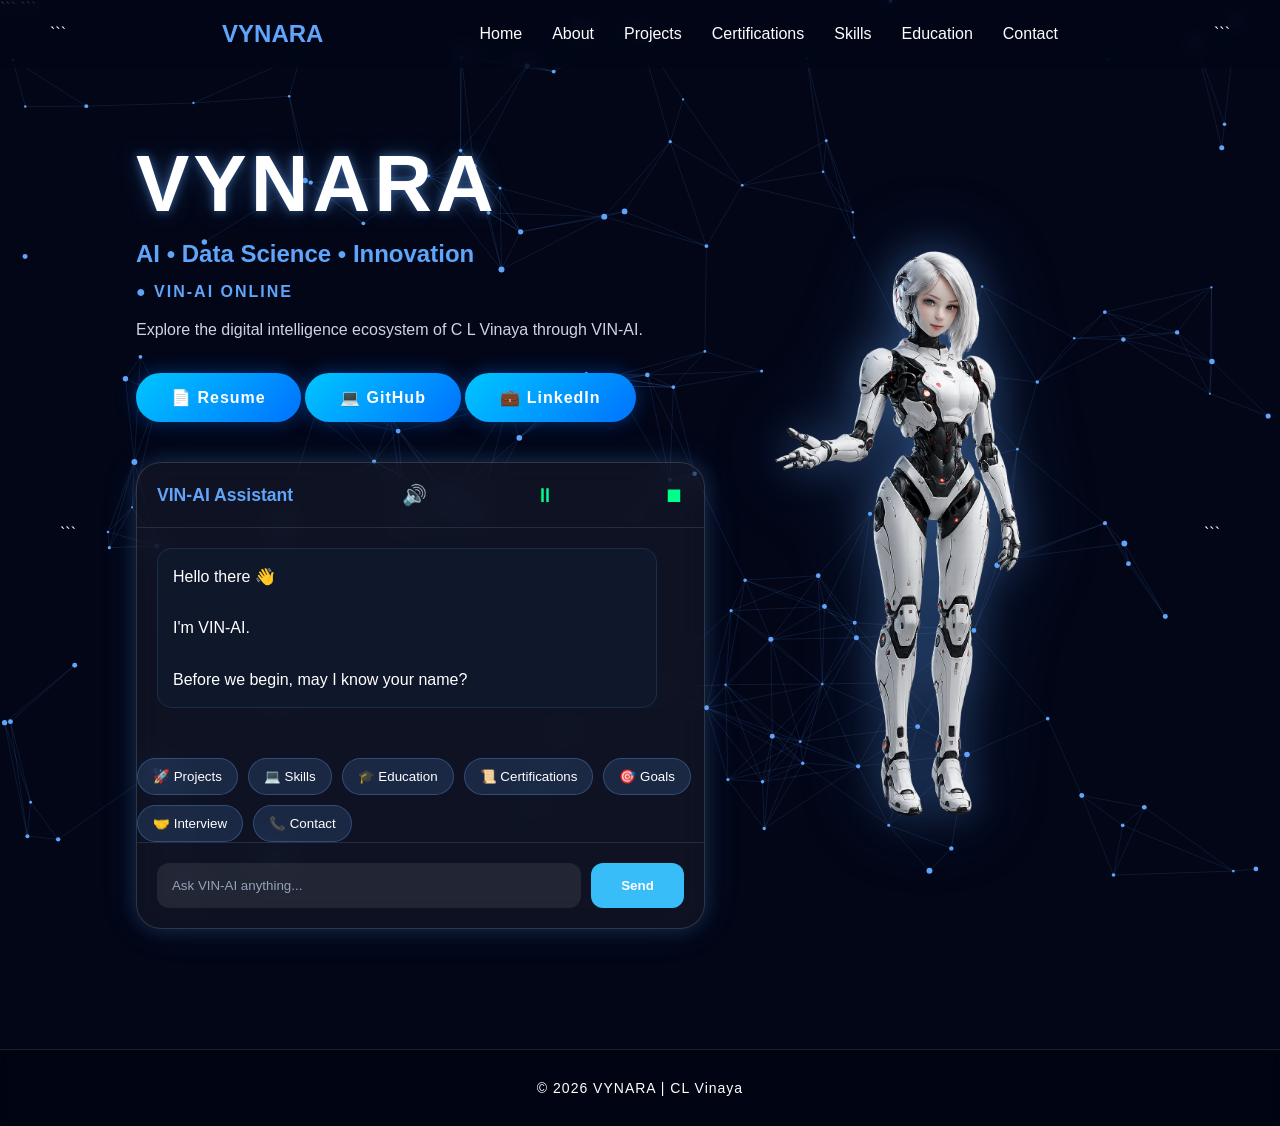
<file: index.html>
<!DOCTYPE html>

<html lang="en">

<head>

```
<meta charset="UTF-8">
<meta name="viewport" content="width=device-width, initial-scale=1.0">

<title>VYNARA</title>

<link rel="stylesheet" href="css/style.css">
<link rel="stylesheet" href="css/chat.css">
<link rel="stylesheet" href="css/animations.css">
```

</head>

<body>

<canvas id="background"></canvas>

<nav class="navbar">

```
<div class="logo">
    VYNARA
</div>

<ul class="nav-links">

    <li><a href="index.html">Home</a></li>
    <li><a href="pages/about.html">About</a></li>
    <li><a href="pages/projects.html">Projects</a></li>
    <li><a href="pages/certifications.html">Certifications</a></li>
    <li><a href="pages/skills.html">Skills</a></li>
    <li><a href="pages/education.html">Education</a></li>
    <li><a href="pages/contact.html">Contact</a></li>

</ul>
```

</nav>

<div class="container">

```
<div class="left-panel">

    <h1>VYNARA</h1>

    <h2>AI • Data Science • Innovation</h2>

    <p class="status">
        ● VIN-AI ONLINE
    </p>

    <p class="intro">
        Explore the digital intelligence ecosystem of
        C L Vinaya through VIN-AI.
    </p>

    <div class="hero-buttons">

    <a href="assets/resume/Vinaya_Resume.pdf"
       download
       class="resume-btn">
       📄 Resume
    </a>

    <a href="https://github.com/RisingPhoeinixxxx"
       target="_blank"
       class="resume-btn">
       💻 GitHub
    </a>

    <a href="https://www.linkedin.com/in/c-l-vinaya-9a310a294?utm_source=share_via&utm_content=profile&utm_medium=member_android"
       target="_blank"
       class="resume-btn">
       💼 LinkedIn
    </a>

</div>

    <div class="chat-container">

        <div class="chat-header">

<span>
VIN-AI Assistant
</span>

<button id="voiceToggle">🔊</button>

<button id="pauseVoice">⏸</button>

<button id="stopVoice">⏹</button>

</div>

        <div
            class="chat-body"
            id="chatBody">

            <div class="message ai">

                Hello there 👋

                <br><br>

                I'm VIN-AI.

                <br><br>

                Before we begin, may I know your name?

            </div>

        </div>

        <div class="suggestions">

            <button class="suggestion-btn">🚀 Projects</button>
            <button class="suggestion-btn">💻 Skills</button>
            <button class="suggestion-btn">🎓 Education</button>
            <button class="suggestion-btn">📜 Certifications</button>
            <button class="suggestion-btn">🎯 Goals</button>
            <button class="suggestion-btn">🤝 Interview</button>
            <button class="suggestion-btn">📞 Contact</button>

        </div>

        <div class="chat-input">

            <input
                type="text"
                id="userInput"
                placeholder="Ask VIN-AI anything..."
            >

            <button id="sendBtn">
                Send
            </button>

        </div>

    </div>

</div>

<div class="right-panel">

    <img
        src="assets/vin-ai.png"
        alt="VIN-AI"
        class="robot"
    >

</div>
```

</div>

<footer class="footer">

    <p>
        © 2026 VYNARA | CL Vinaya
    </p>

</footer>

<script src="data/profile.js"></script>

<script src="data/projects.js"></script>

<script src="data/certifications.js"></script>

<script src="data/interview.js"></script>

<script src="data/knowledgebase.js"></script>

<script src="js/particles.js"></script>

<script src="js/voice.js"></script>

<script src="js/chatbot.js"></script>

<script src="js/recruiter.js"></script>

<script src="js/github.js"></script>

<script src="js/main.js"></script>

</body>

</html>
</file>
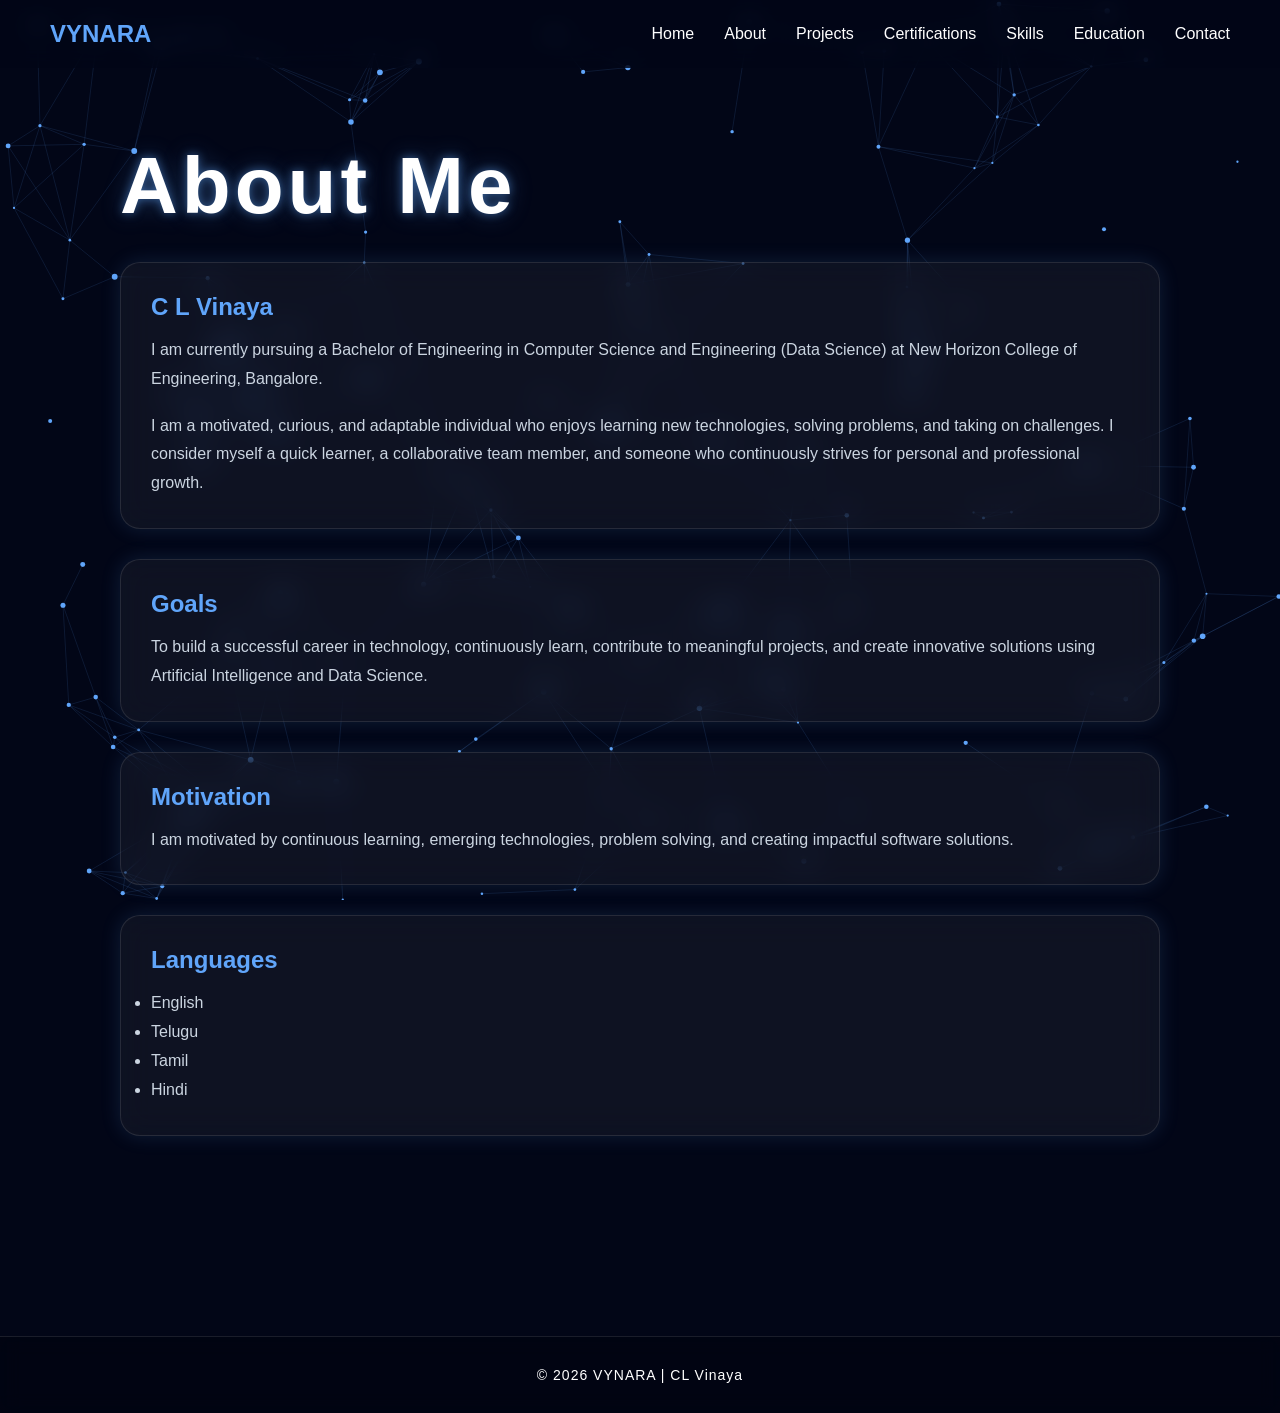
<file: pages/about.html>
<!DOCTYPE html>
<html lang="en">

<head>

    <meta charset="UTF-8">
    <meta name="viewport" content="width=device-width, initial-scale=1.0">

    <title>About | VYNARA</title>

    <link rel="stylesheet" href="../css/style.css">
    <link rel="stylesheet" href="../css/animations.css">

</head>

<body>

    <canvas id="background"></canvas>

    <nav class="navbar">

        <div class="logo">
            VYNARA
        </div>

        <ul class="nav-links">

            <li><a href="../index.html">Home</a></li>

            <li><a href="about.html">About</a></li>

            <li><a href="projects.html">Projects</a></li>

            <li><a href="certifications.html">Certifications</a></li>

            <li><a href="skills.html">Skills</a></li>

            <li><a href="education.html">Education</a></li>

            <li><a href="contact.html">Contact</a></li>

        </ul>

    </nav>

    <div class="page-container">

        <h1>About Me</h1>

        <div class="glass-card">

            <h2>C L Vinaya</h2>

            <p>

                I am currently pursuing a Bachelor of Engineering in
                Computer Science and Engineering (Data Science)
                at New Horizon College of Engineering, Bangalore.

            </p>

            <br>

            <p>

                I am a motivated, curious, and adaptable individual who enjoys
                learning new technologies, solving problems, and taking on
                challenges. I consider myself a quick learner, a collaborative
                team member, and someone who continuously strives for personal
                and professional growth.

            </p>

        </div>

        <div class="glass-card">

            <h2>Goals</h2>

            <p>

                To build a successful career in technology,
                continuously learn, contribute to meaningful projects,
                and create innovative solutions using Artificial Intelligence
                and Data Science.

            </p>

        </div>

        <div class="glass-card">

            <h2>Motivation</h2>

            <p>

                I am motivated by continuous learning,
                emerging technologies, problem solving,
                and creating impactful software solutions.

            </p>

        </div>

        <div class="glass-card">

            <h2>Languages</h2>

            <ul>

                <li>English</li>
                <li>Telugu</li>
                <li>Tamil</li>
                <li>Hindi</li>

            </ul>

        </div>

    </div>
    <footer class="footer">

    <p>
        © 2026 VYNARA | CL Vinaya
    </p>

</footer>

    <script src="../js/particles.js"></script>

</body>

</html>
</file>
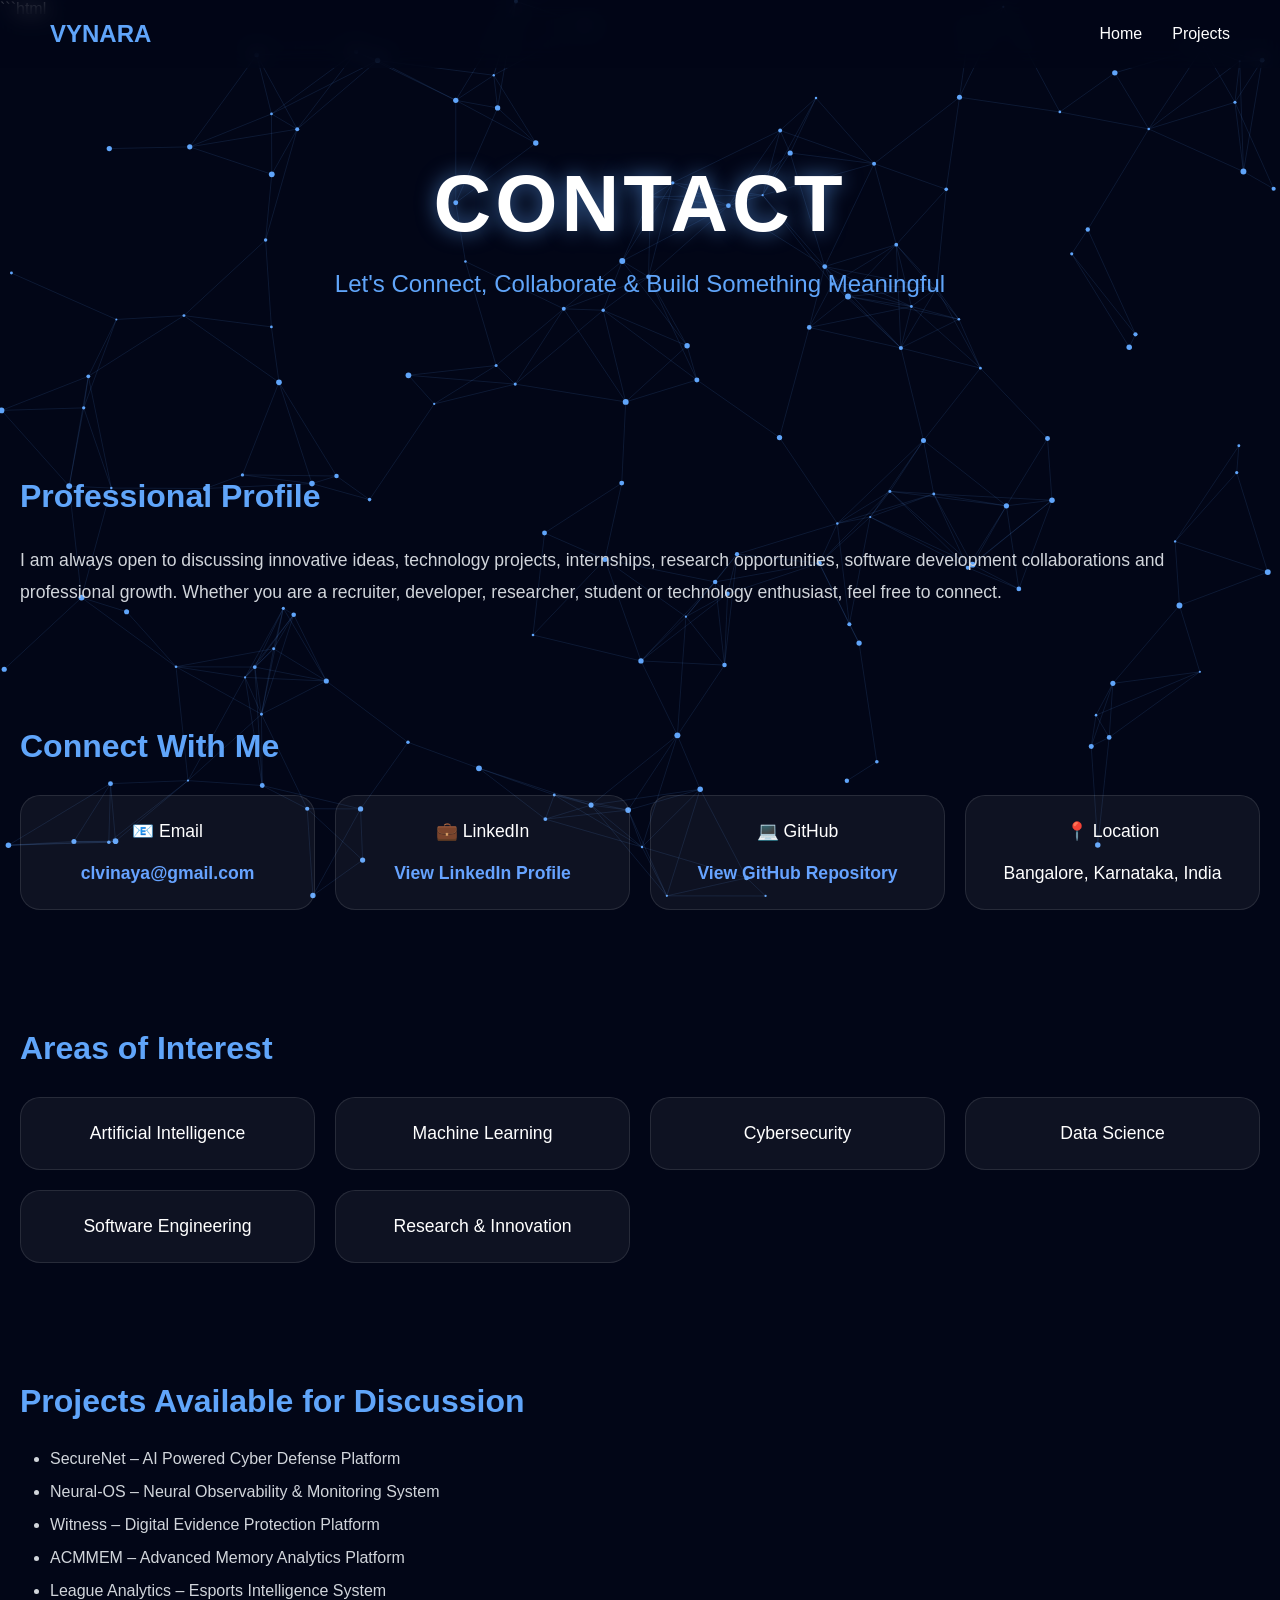
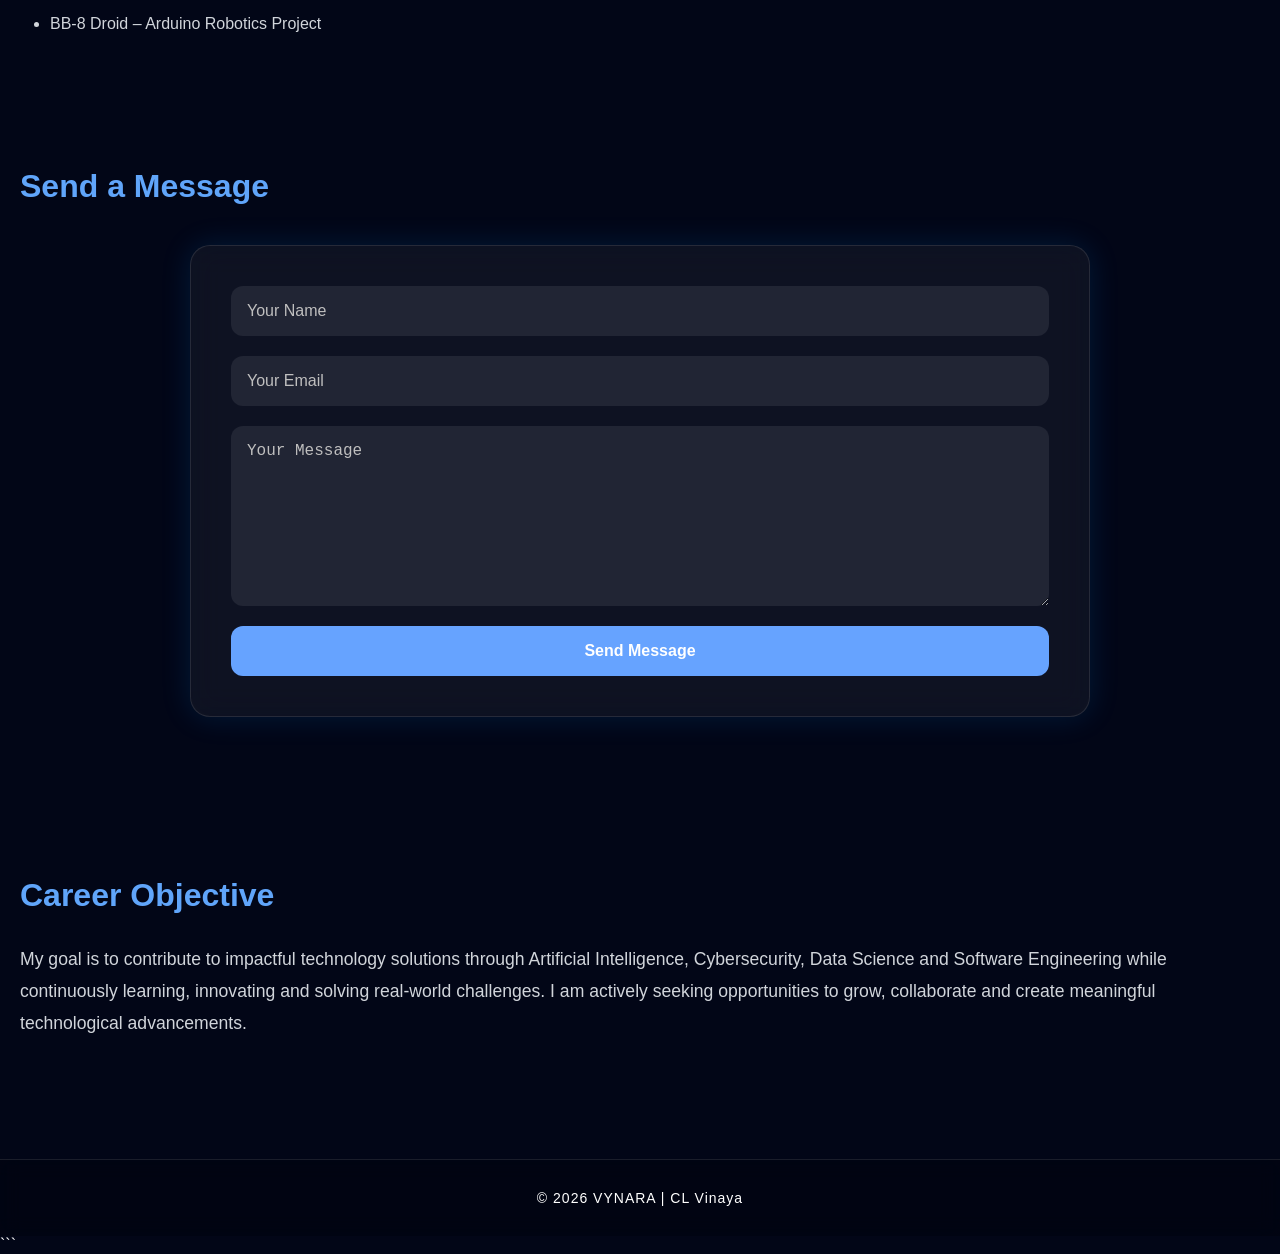
<file: pages/contact.html>
```html
<!DOCTYPE html>
<html lang="en">

<head>

<meta charset="UTF-8">
<meta name="viewport" content="width=device-width, initial-scale=1.0">

<title>Contact | VYNARA</title>

<link rel="stylesheet" href="../css/style.css">
<link rel="stylesheet" href="../css/project.css">

</head>

<body>

<canvas id="background"></canvas>

<nav class="navbar">

<div class="logo">
VYNARA
</div>

<ul class="nav-links">

<li><a href="../index.html">Home</a></li>
<li><a href="projects.html">Projects</a></li>

</ul>

</nav>

<section class="project-hero">

<h1>CONTACT</h1>

<h2>
Let's Connect, Collaborate
& Build Something Meaningful
</h2>

</section>

<section class="section">

<h2>Professional Profile</h2>

<p>

I am always open to discussing innovative ideas,
technology projects, internships, research opportunities,
software development collaborations and professional growth.

Whether you are a recruiter, developer, researcher,
student or technology enthusiast, feel free to connect.

</p>

</section>

<section class="section">

<h2>Connect With Me</h2>

<div class="feature-grid">

<div class="feature-card">

📧 Email

<br><br>

<a href="mailto:clvinaya@gmail.com">
clvinaya@gmail.com
</a>

</div>

<div class="feature-card">

💼 LinkedIn

<br><br>

<a
href="https://www.linkedin.com/in/c-l-vinaya-9a310a294?utm_source=share_via&utm_content=profile&utm_medium=member_android"
target="_blank"
>
View LinkedIn Profile
</a>

</div>

<div class="feature-card">

💻 GitHub

<br><br>

<a
href="https://github.com/RisingPhoeinixxxx"
target="_blank"
>
View GitHub Repository
</a>

</div>

<div class="feature-card">

📍 Location

<br><br>

Bangalore, Karnataka, India

</div>

</div>

</section>

<section class="section">

<h2>Areas of Interest</h2>

<div class="feature-grid">

<div class="feature-card">
Artificial Intelligence
</div>

<div class="feature-card">
Machine Learning
</div>

<div class="feature-card">
Cybersecurity
</div>

<div class="feature-card">
Data Science
</div>

<div class="feature-card">
Software Engineering
</div>

<div class="feature-card">
Research & Innovation
</div>

</div>

</section>

<section class="section">

<h2>Projects Available for Discussion</h2>

<ul>

<li>SecureNet – AI Powered Cyber Defense Platform</li>

<li>Neural-OS – Neural Observability & Monitoring System</li>

<li>Witness – Digital Evidence Protection Platform</li>

<li>ACMMEM – Advanced Memory Analytics Platform</li>

<li>League Analytics – Esports Intelligence System</li>

<li>BB-8 Droid – Arduino Robotics Project</li>

</ul>

</section>

<section class="section">

<h2>Send a Message</h2>

<form class="contact-form">

<input
type="text"
placeholder="Your Name"
required
>

<input
type="email"
placeholder="Your Email"
required
>

<textarea
rows="6"
placeholder="Your Message"
required
></textarea>

<button type="submit">
Send Message
</button>

</form>

</section>

<section class="section">

<h2>Career Objective</h2>

<p>

My goal is to contribute to impactful technology solutions
through Artificial Intelligence, Cybersecurity, Data Science
and Software Engineering while continuously learning,
innovating and solving real-world challenges.

I am actively seeking opportunities to grow, collaborate
and create meaningful technological advancements.

</p>

</section>
<footer class="footer">

    <p>
        © 2026 VYNARA | CL Vinaya
    </p>

</footer>

<script src="../js/particles.js"></script>

</body>

</html>
```
</file>
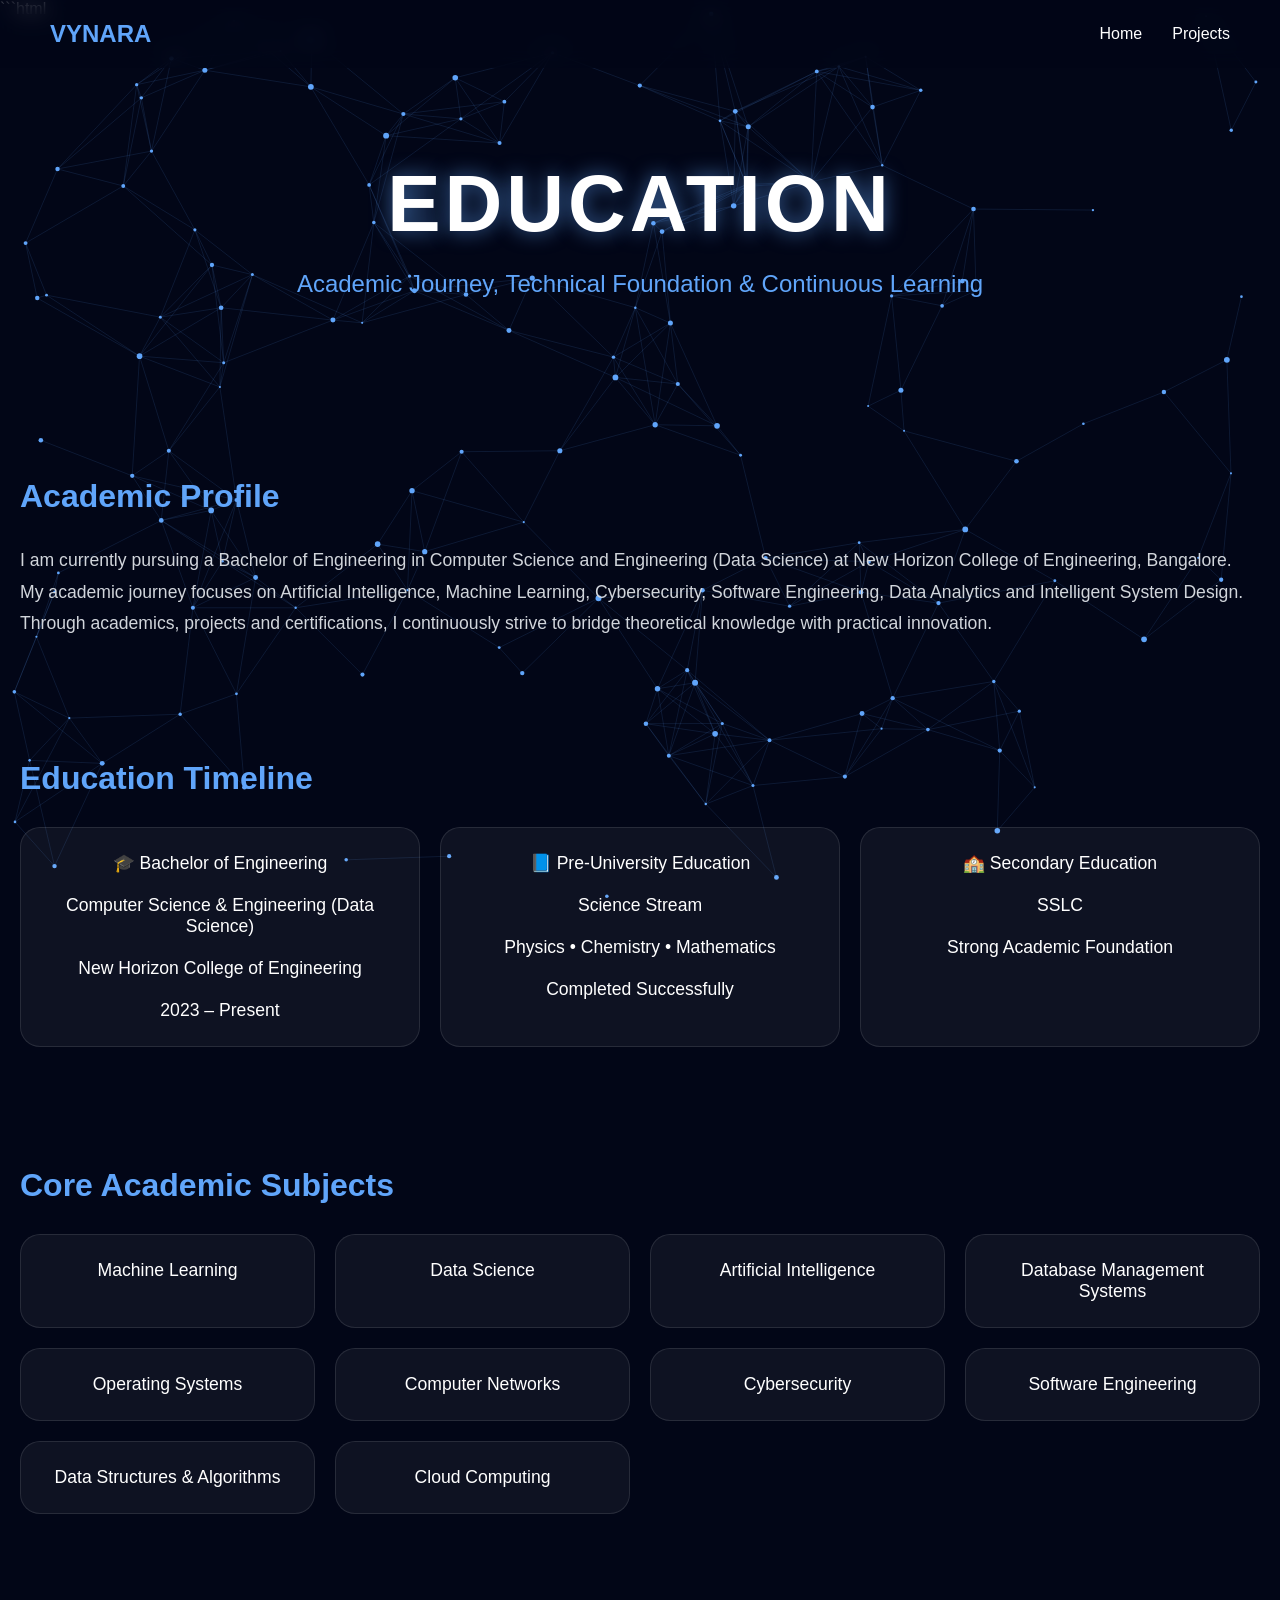
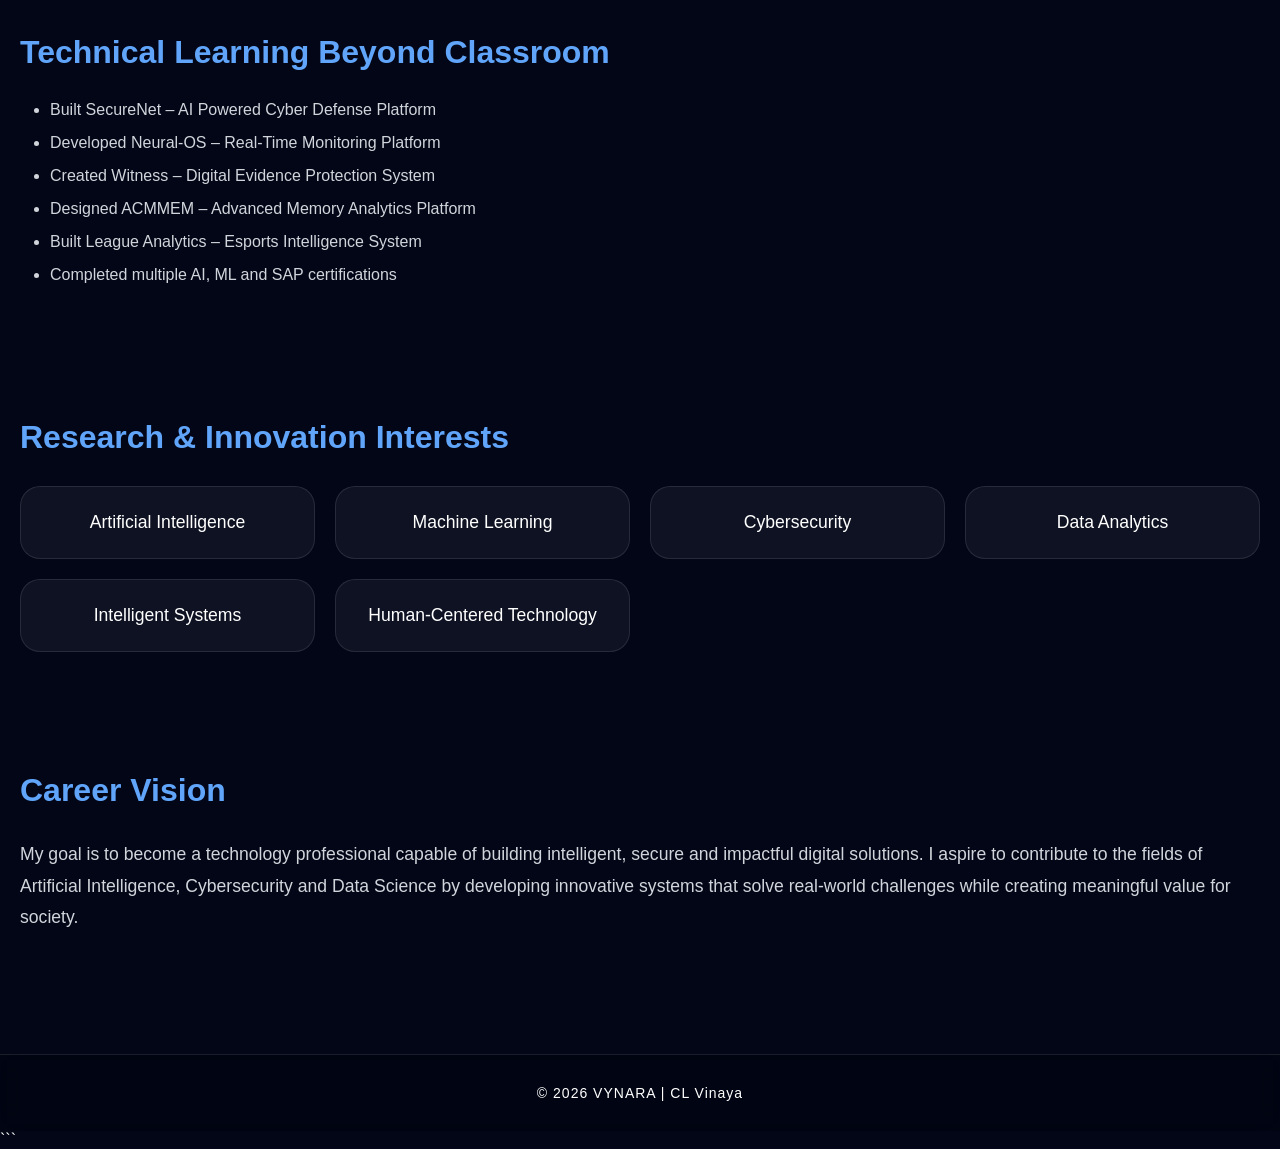
<file: pages/education.html>
```html
<!DOCTYPE html>
<html lang="en">

<head>

<meta charset="UTF-8">
<meta name="viewport" content="width=device-width, initial-scale=1.0">

<title>Education | VYNARA</title>

<link rel="stylesheet" href="../css/style.css">
<link rel="stylesheet" href="../css/project.css">

</head>

<body>

<canvas id="background"></canvas>

<nav class="navbar">

<div class="logo">
VYNARA
</div>

<ul class="nav-links">

<li><a href="../index.html">Home</a></li>
<li><a href="projects.html">Projects</a></li>

</ul>

</nav>

<section class="project-hero">

<h1>EDUCATION</h1>

<h2>
Academic Journey, Technical Foundation
& Continuous Learning
</h2>

</section>

<section class="section">

<h2>Academic Profile</h2>

<p>

I am currently pursuing a Bachelor of Engineering in
Computer Science and Engineering (Data Science)
at New Horizon College of Engineering, Bangalore.

My academic journey focuses on Artificial Intelligence,
Machine Learning, Cybersecurity, Software Engineering,
Data Analytics and Intelligent System Design.

Through academics, projects and certifications,
I continuously strive to bridge theoretical knowledge
with practical innovation.

</p>

</section>

<section class="section">

<h2>Education Timeline</h2>

<div class="feature-grid">

<div class="feature-card">

🎓 Bachelor of Engineering

<br><br>

Computer Science & Engineering
(Data Science)

<br><br>

New Horizon College of Engineering

<br><br>

2023 – Present

</div>

<div class="feature-card">

📘 Pre-University Education

<br><br>

Science Stream

<br><br>

Physics • Chemistry • Mathematics

<br><br>

Completed Successfully

</div>

<div class="feature-card">

🏫 Secondary Education

<br><br>

SSLC

<br><br>

Strong Academic Foundation

</div>

</div>

</section>

<section class="section">

<h2>Core Academic Subjects</h2>

<div class="feature-grid">

<div class="feature-card">
Machine Learning
</div>

<div class="feature-card">
Data Science
</div>

<div class="feature-card">
Artificial Intelligence
</div>

<div class="feature-card">
Database Management Systems
</div>

<div class="feature-card">
Operating Systems
</div>

<div class="feature-card">
Computer Networks
</div>

<div class="feature-card">
Cybersecurity
</div>

<div class="feature-card">
Software Engineering
</div>

<div class="feature-card">
Data Structures & Algorithms
</div>

<div class="feature-card">
Cloud Computing
</div>

</div>

</section>

<section class="section">

<h2>Technical Learning Beyond Classroom</h2>

<ul>

<li>Built SecureNet – AI Powered Cyber Defense Platform</li>

<li>Developed Neural-OS – Real-Time Monitoring Platform</li>

<li>Created Witness – Digital Evidence Protection System</li>

<li>Designed ACMMEM – Advanced Memory Analytics Platform</li>

<li>Built League Analytics – Esports Intelligence System</li>

<li>Completed multiple AI, ML and SAP certifications</li>

</ul>

</section>

<section class="section">

<h2>Research & Innovation Interests</h2>

<div class="feature-grid">

<div class="feature-card">
Artificial Intelligence
</div>

<div class="feature-card">
Machine Learning
</div>

<div class="feature-card">
Cybersecurity
</div>

<div class="feature-card">
Data Analytics
</div>

<div class="feature-card">
Intelligent Systems
</div>

<div class="feature-card">
Human-Centered Technology
</div>

</div>

</section>

<section class="section">

<h2>Career Vision</h2>

<p>

My goal is to become a technology professional capable of
building intelligent, secure and impactful digital solutions.

I aspire to contribute to the fields of Artificial Intelligence,
Cybersecurity and Data Science by developing innovative
systems that solve real-world challenges while creating
meaningful value for society.

</p>

</section>
<footer class="footer">

    <p>
        © 2026 VYNARA | CL Vinaya
    </p>

</footer>

<script src="../js/particles.js"></script>

</body>

</html>
```
</file>
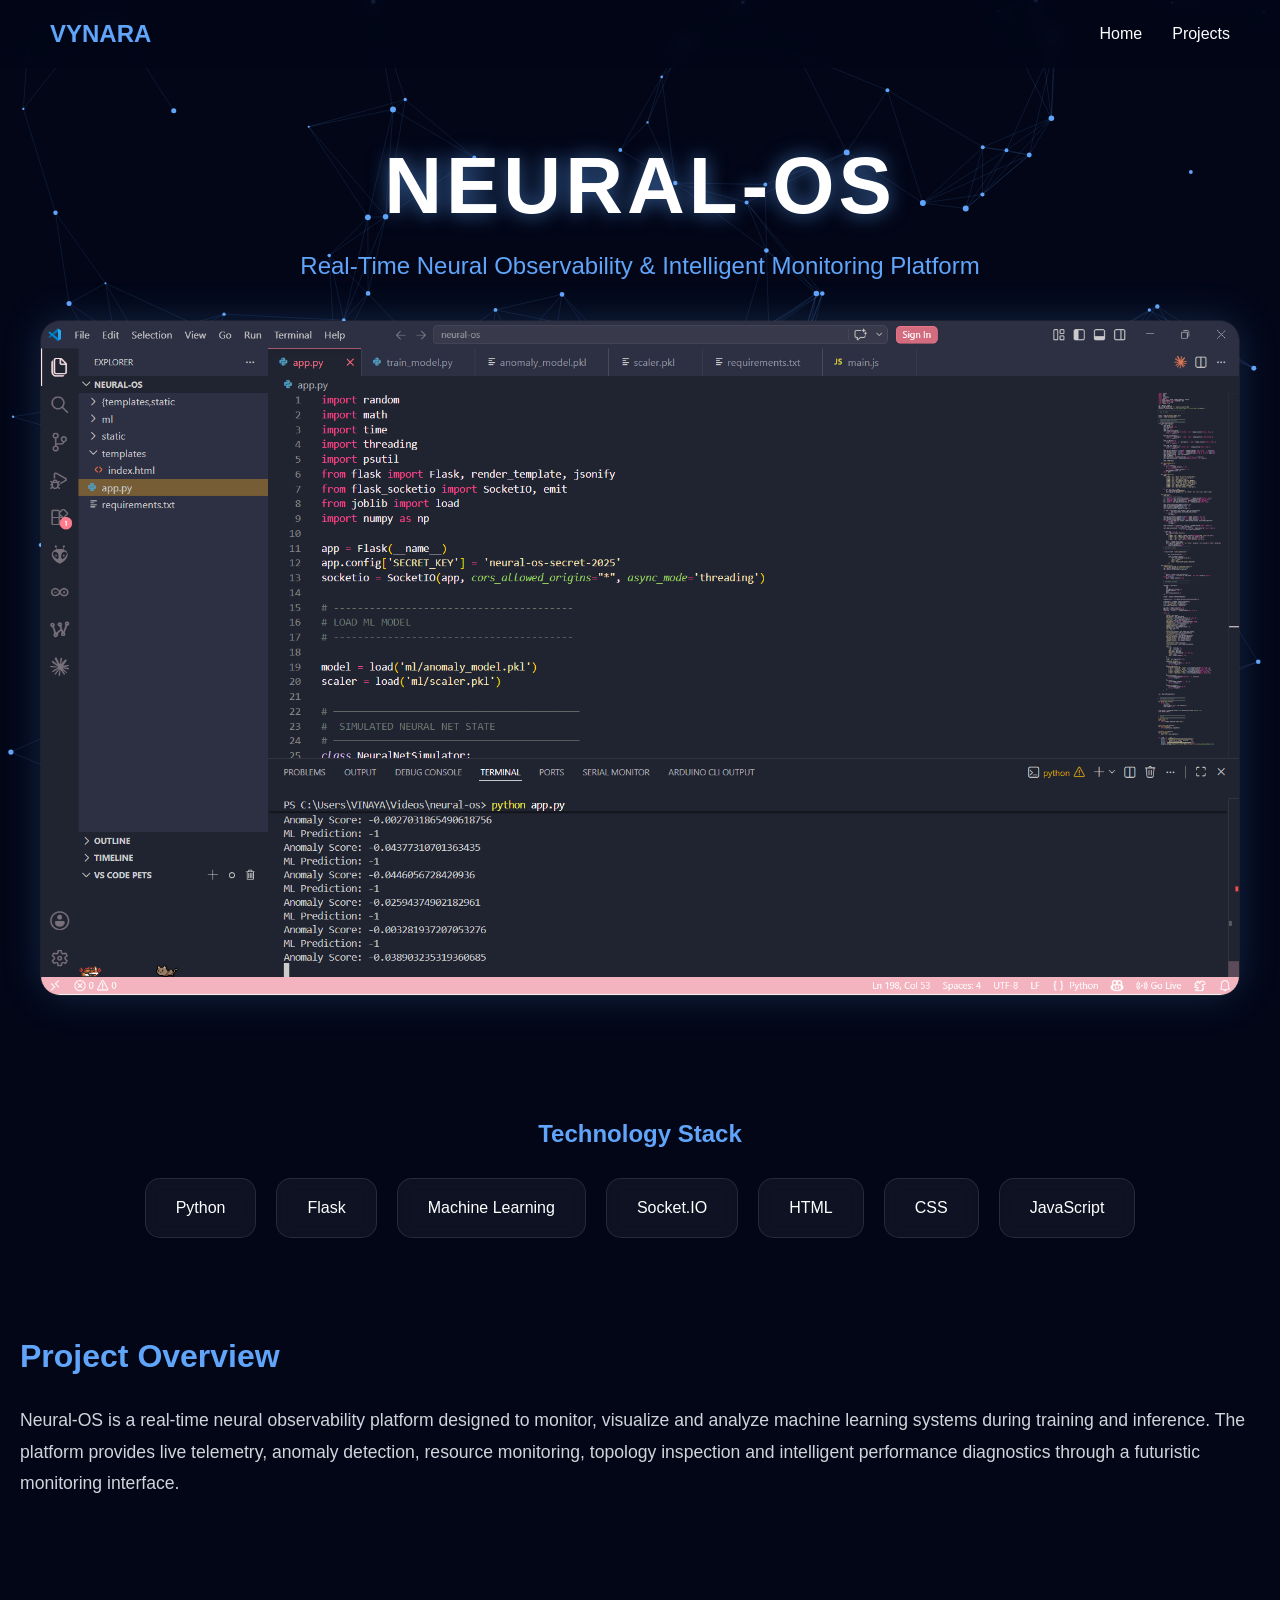
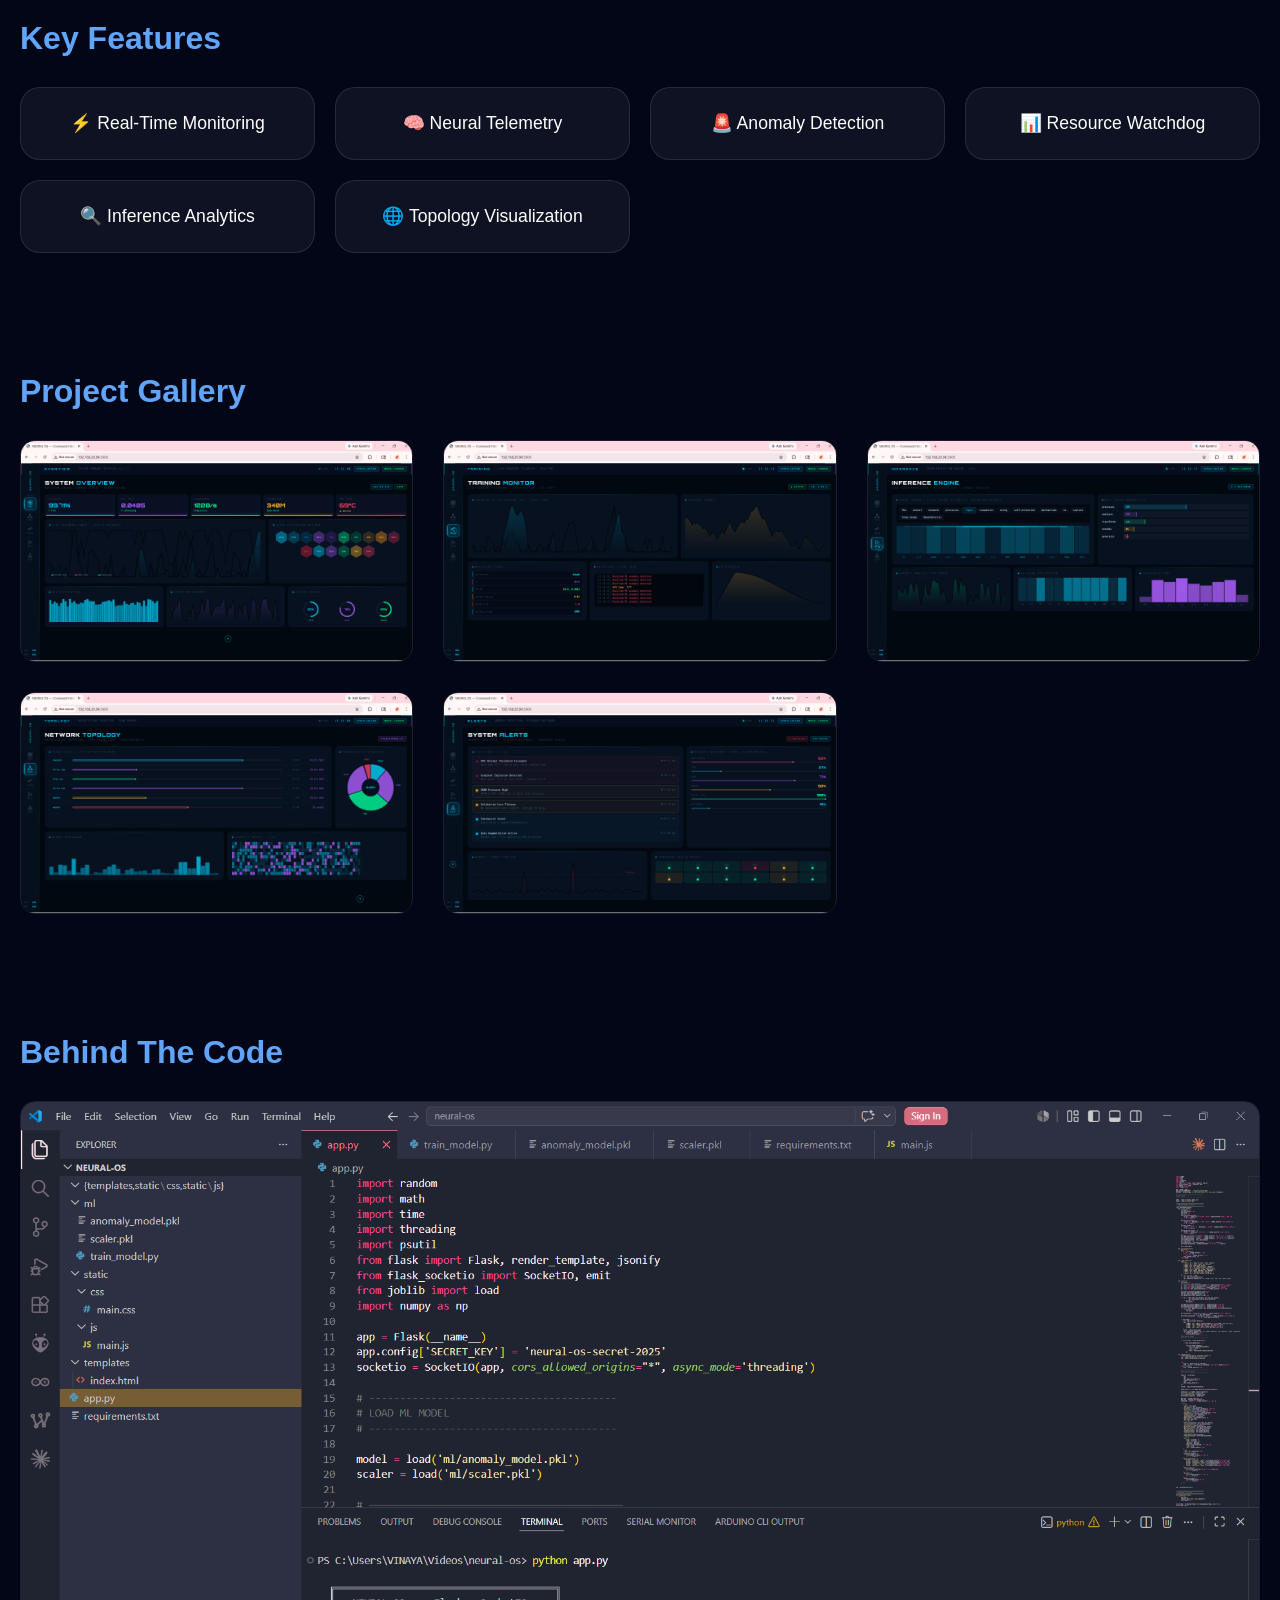
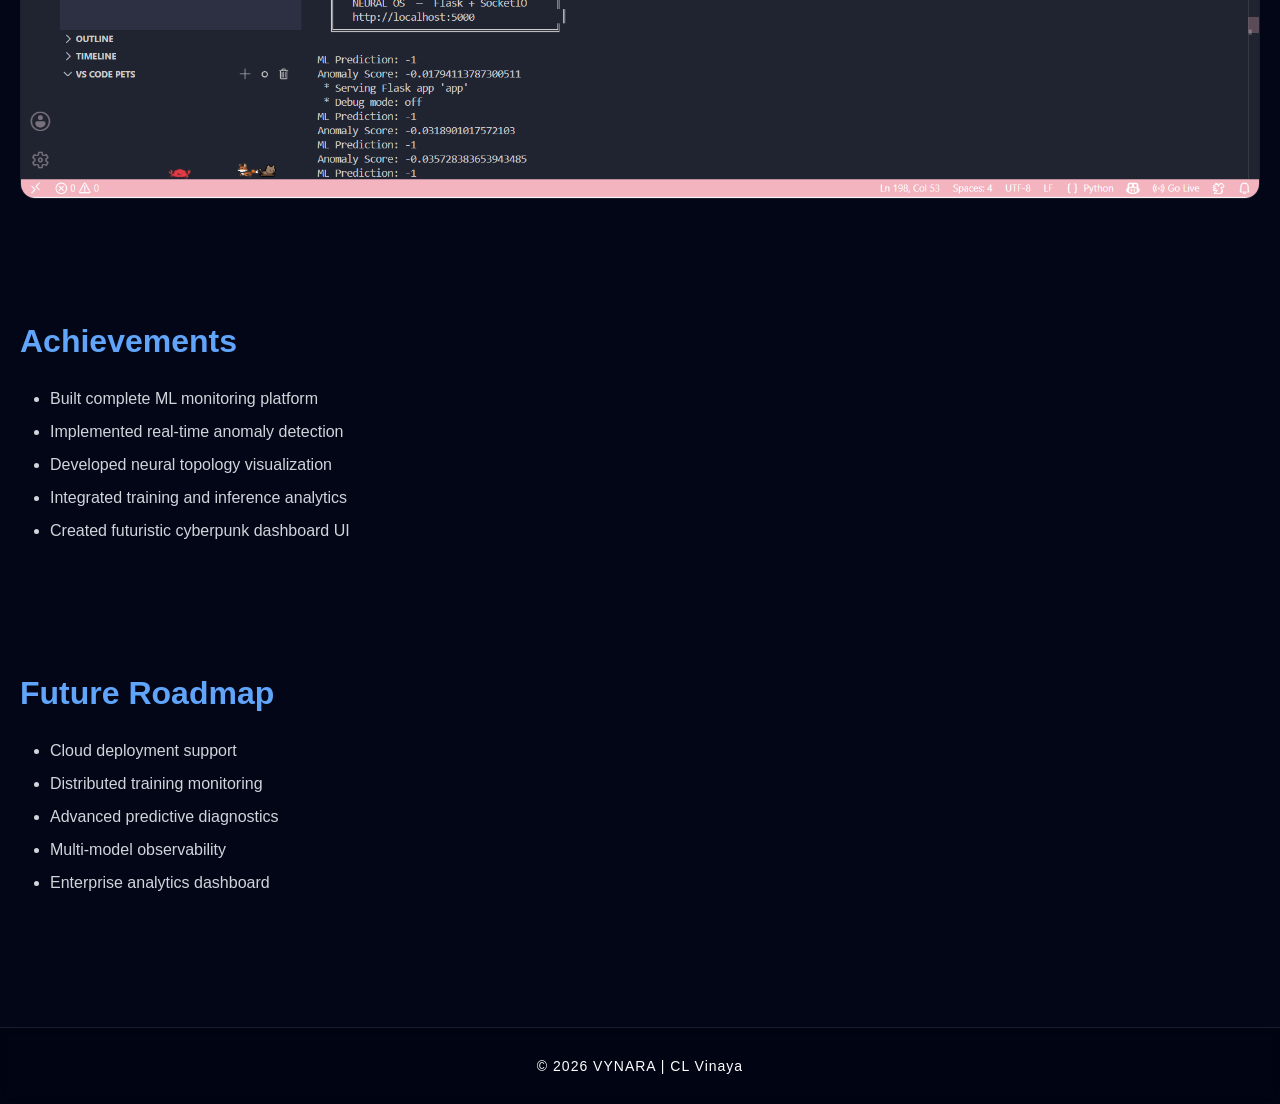
<file: pages/neuralos.html>
<!DOCTYPE html>
<html lang="en">

<head>

<meta charset="UTF-8">
<meta name="viewport" content="width=device-width, initial-scale=1.0">

<title>Neural-OS | VYNARA</title>

<link rel="stylesheet" href="../css/style.css">
<link rel="stylesheet" href="../css/project.css">

</head>

<body>

<canvas id="background"></canvas>

<nav class="navbar">

<div class="logo">
VYNARA
</div>

<ul class="nav-links">

<li><a href="../index.html">Home</a></li>
<li><a href="projects.html">Projects</a></li>

</ul>

</nav>

<section class="project-hero">

<h1>NEURAL-OS</h1>

<h2>
Real-Time Neural Observability &
Intelligent Monitoring Platform
</h2>

<img
src="../assets/projects/neuralos/hero.png"
class="hero-image"
>

</section>

<section class="tech-stack">

<h2>Technology Stack</h2>

<div class="cards">

<div class="card">Python</div>
<div class="card">Flask</div>
<div class="card">Machine Learning</div>
<div class="card">Socket.IO</div>
<div class="card">HTML</div>
<div class="card">CSS</div>
<div class="card">JavaScript</div>

</div>

</section>

<section class="section">

<h2>Project Overview</h2>

<p>

Neural-OS is a real-time neural observability platform designed to
monitor, visualize and analyze machine learning systems during
training and inference.

The platform provides live telemetry, anomaly detection,
resource monitoring, topology inspection and intelligent
performance diagnostics through a futuristic monitoring interface.

</p>

</section>

<section class="section">

<h2>Key Features</h2>

<div class="feature-grid">

<div class="feature-card">
⚡ Real-Time Monitoring
</div>

<div class="feature-card">
🧠 Neural Telemetry
</div>

<div class="feature-card">
🚨 Anomaly Detection
</div>

<div class="feature-card">
📊 Resource Watchdog
</div>

<div class="feature-card">
🔍 Inference Analytics
</div>

<div class="feature-card">
🌐 Topology Visualization
</div>

</div>

</section>

<section class="section">

<h2>Project Gallery</h2>

<div class="gallery">

<img src="../assets/projects/neuralos/overview.png">

<img src="../assets/projects/neuralos/training.png">

<img src="../assets/projects/neuralos/inference.png">

<img src="../assets/projects/neuralos/topology.png">

<img src="../assets/projects/neuralos/alerts.png">

</div>

</section>

<section class="section">

<h2>Behind The Code</h2>

<img
src="../assets/projects/neuralos/developer-view.png"
class="developer-view"
>

</section>

<section class="section">

<h2>Achievements</h2>

<ul>

<li>Built complete ML monitoring platform</li>

<li>Implemented real-time anomaly detection</li>

<li>Developed neural topology visualization</li>

<li>Integrated training and inference analytics</li>

<li>Created futuristic cyberpunk dashboard UI</li>

</ul>

</section>

<section class="section">

<h2>Future Roadmap</h2>

<ul>

<li>Cloud deployment support</li>

<li>Distributed training monitoring</li>

<li>Advanced predictive diagnostics</li>

<li>Multi-model observability</li>

<li>Enterprise analytics dashboard</li>

</ul>

</section>
<footer class="footer">

    <p>
        © 2026 VYNARA | CL Vinaya
    </p>

</footer>

<script src="../js/particles.js"></script>

</body>
</html>
</file>
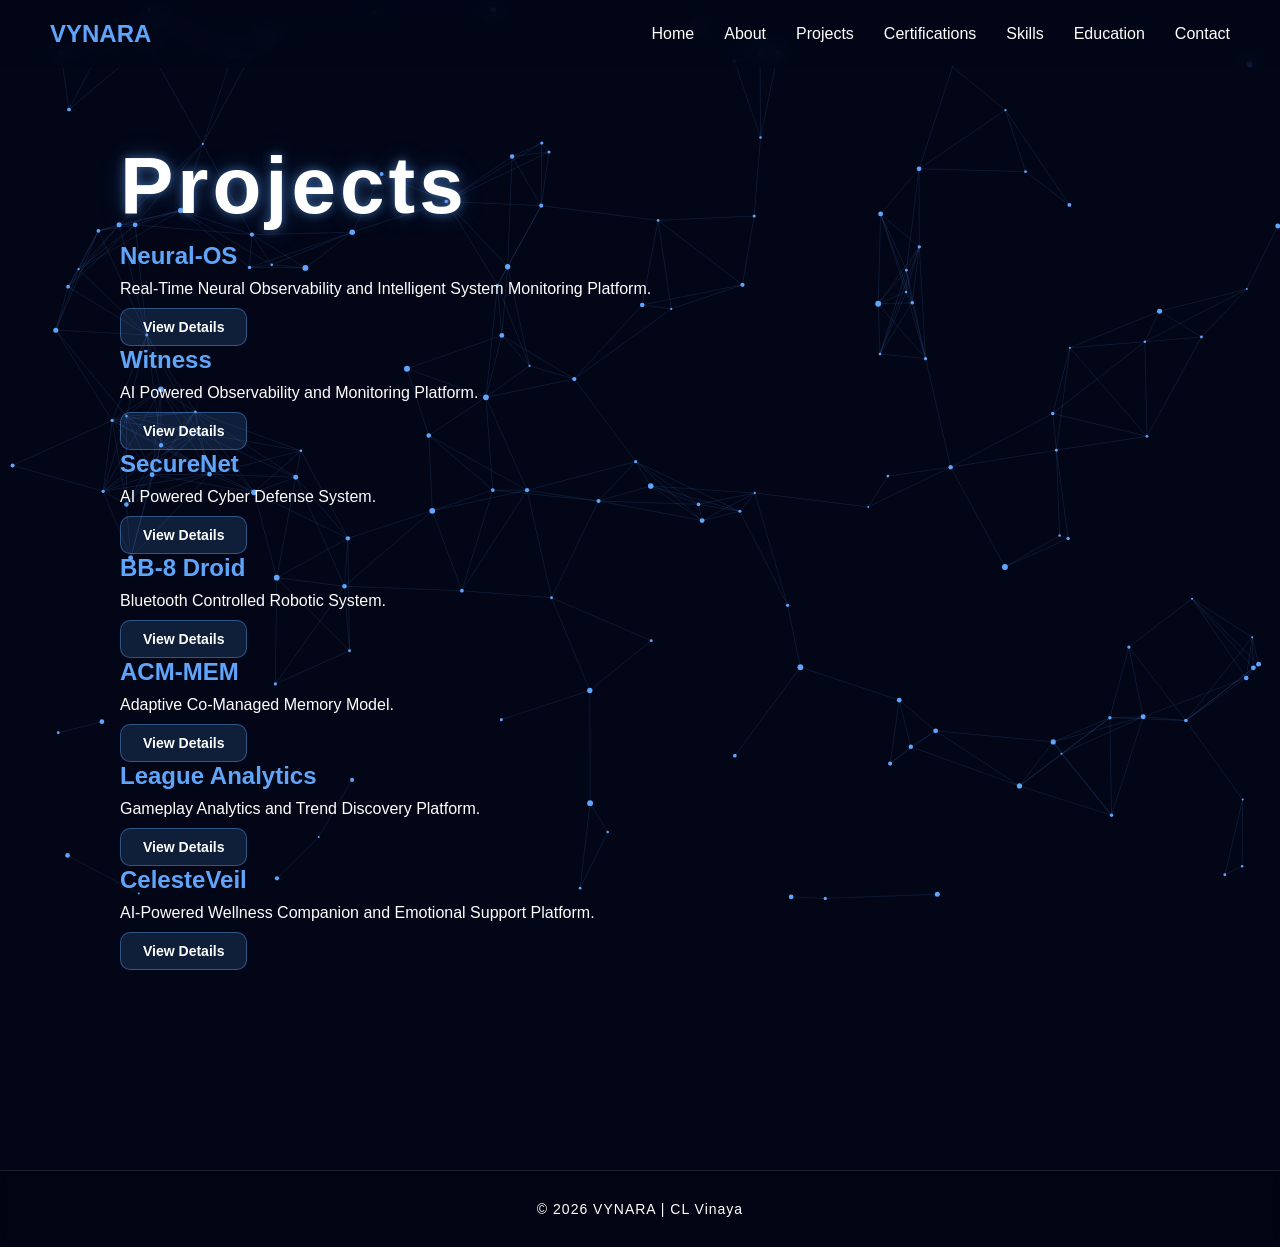
<file: pages/projects.html>
<!DOCTYPE html>
<html lang="en">

<head>

    <meta charset="UTF-8">
    <meta name="viewport" content="width=device-width, initial-scale=1.0">

    <title>Projects | VYNARA</title>

    <link rel="stylesheet" href="../css/style.css">
    <link rel="stylesheet" href="../css/animations.css">

</head>

<body>

    <canvas id="background"></canvas>

    <nav class="navbar">

        <div class="logo">
            VYNARA
        </div>

        <ul class="nav-links">

            <li><a href="../index.html">Home</a></li>

            <li><a href="about.html">About</a></li>

            <li><a href="projects.html">Projects</a></li>

            <li><a href="certifications.html">Certifications</a></li>

            <li><a href="skills.html">Skills</a></li>

            <li><a href="education.html">Education</a></li>

            <li><a href="contact.html">Contact</a></li>

        </ul>

    </nav>

    <div class="page-container">

        <h1>Projects</h1>

        <div class="project-grid">

            <div class="project-card">

                <h2>Neural-OS</h2>

                <p>
                    Real-Time Neural Observability and Intelligent System Monitoring Platform.
                </p>

                <a href="projects/neuralos.html">
                <button>View Details</button>
                </a>

            </div>

            <div class="project-card">

                <h2>Witness</h2>

                <p>
                    AI Powered Observability and Monitoring Platform.
                </p>

                <a href="projects/witness.html">
                <button>View Details</button>
                </a>

            </div>

            <div class="project-card">

                <h2>SecureNet</h2>

                <p>
                    AI Powered Cyber Defense System.
                </p>

                <a href="projects/securenet.html">
                <button>View Details</button>
                </a>

            </div>

            <div class="project-card">

                <h2>BB-8 Droid</h2>

                <p>
                    Bluetooth Controlled Robotic System.
                </p>

                <a href="projects/bb8.html">
                <button>View Details</button>
                </a>

            </div>

            <div class="project-card">

                <h2>ACM-MEM</h2>

                <p>
                    Adaptive Co-Managed Memory Model.
                </p>

                <a href="projects/acmmem.html">
                <button>View Details</button>
                </a>

            </div>

            <div class="project-card">

                <h2>League Analytics</h2>

                <p>
                    Gameplay Analytics and Trend Discovery Platform.
                </p>

                <a href="projects/leagueanalytics.html">
                <button>View Details</button>
                </a>

            </div>

            <div class="project-card">

    <h2>CelesteVeil</h2>

    <p>
        AI-Powered Wellness Companion and Emotional Support Platform.
    </p>

    <a href="projects/celesteveil.html">
    <button>View Details</button>
    </a>

</div>

        </div>

    </div>
    <footer class="footer">

    <p>
        © 2026 VYNARA | CL Vinaya
    </p>

</footer>

    <script src="../js/particles.js"></script>

</body>

</html>
</file>
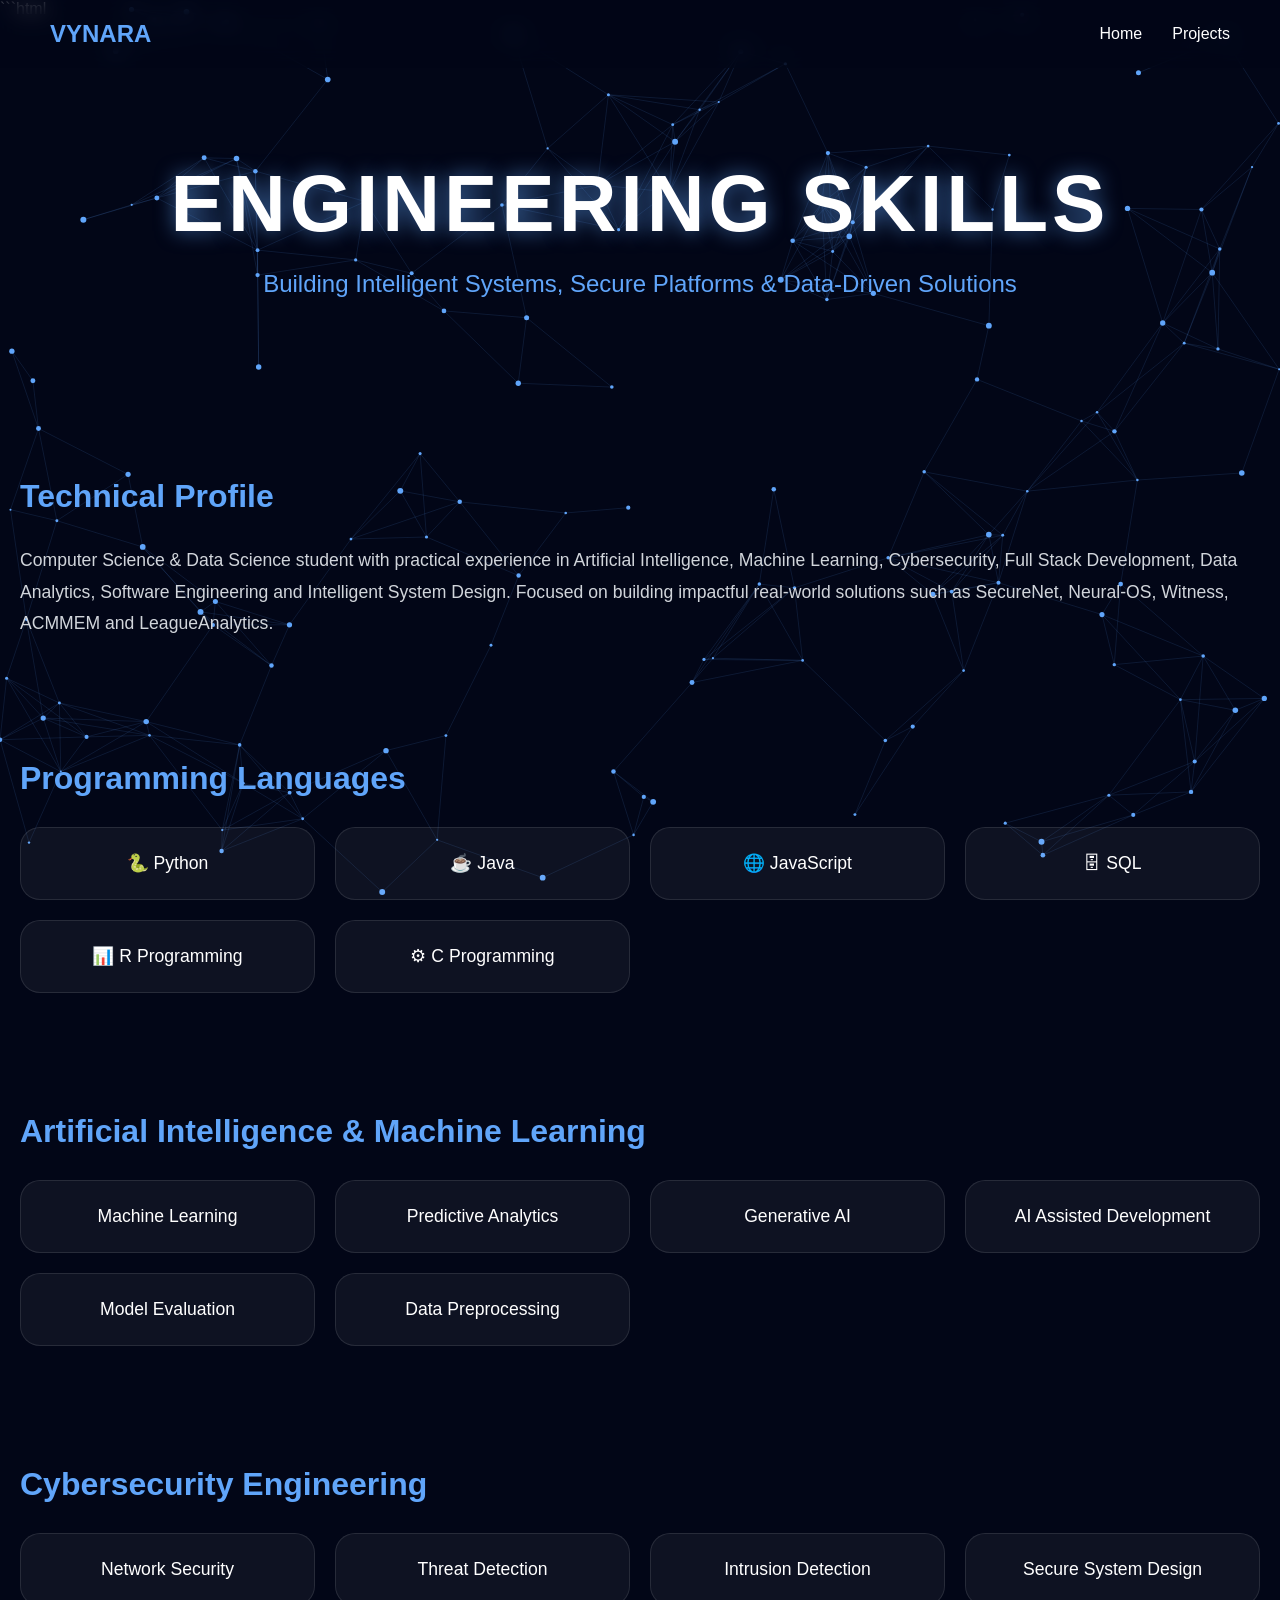
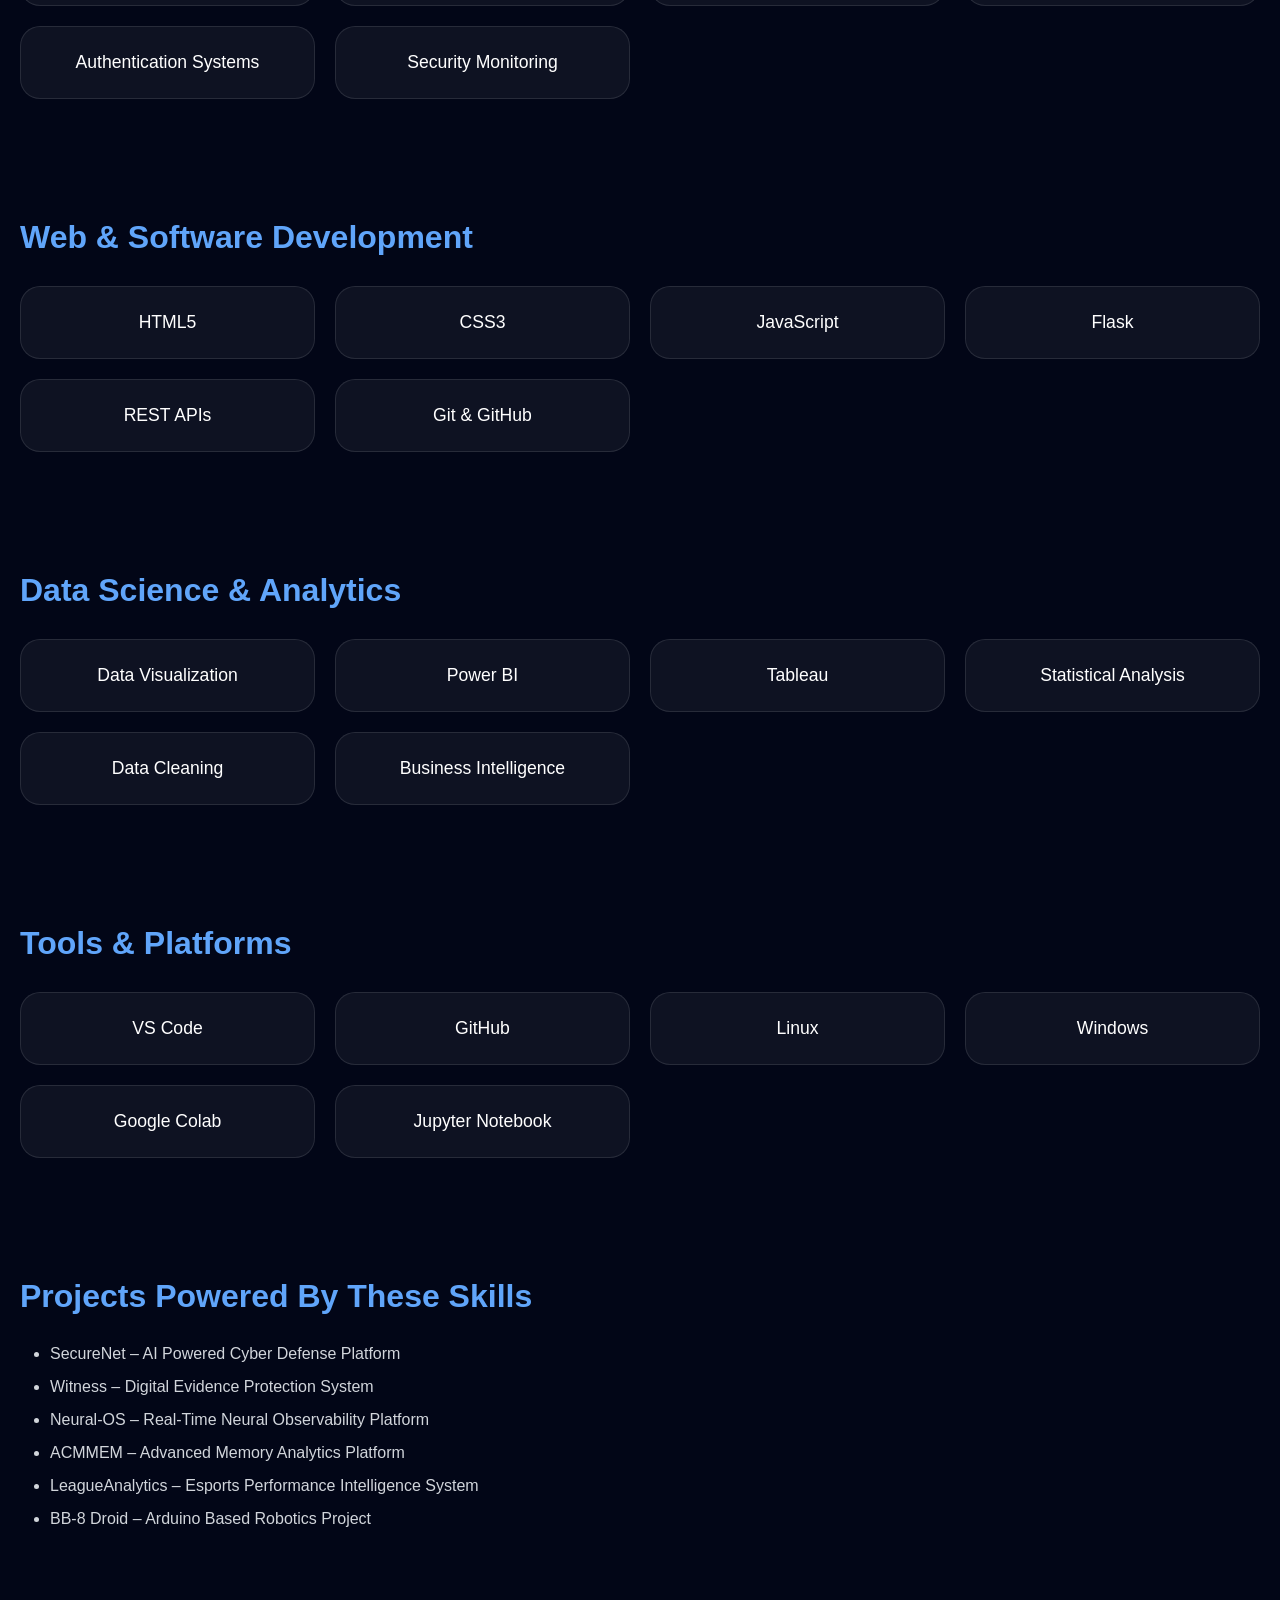
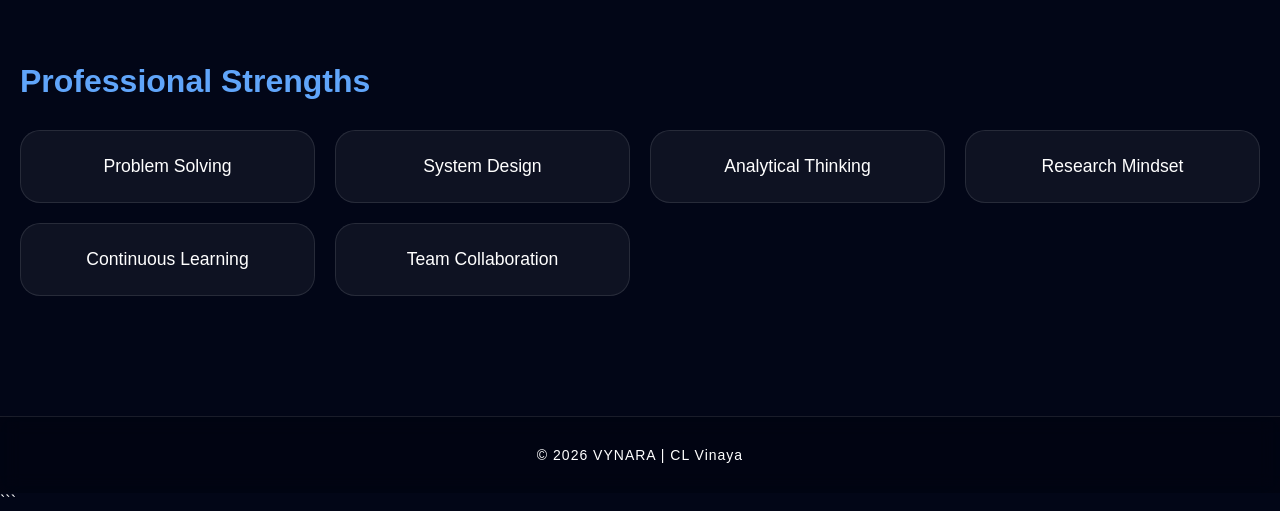
<file: pages/skills.html>
```html
<!DOCTYPE html>
<html lang="en">

<head>

<meta charset="UTF-8">
<meta name="viewport" content="width=device-width, initial-scale=1.0">

<title>Skills | VYNARA</title>

<link rel="stylesheet" href="../css/style.css">
<link rel="stylesheet" href="../css/project.css">

</head>

<body>

<canvas id="background"></canvas>

<nav class="navbar">

<div class="logo">
VYNARA
</div>

<ul class="nav-links">

<li><a href="../index.html">Home</a></li>
<li><a href="projects.html">Projects</a></li>

</ul>

</nav>

<section class="project-hero">

<h1>ENGINEERING SKILLS</h1>

<h2>
Building Intelligent Systems,
Secure Platforms & Data-Driven Solutions
</h2>

</section>

<section class="section">

<h2>Technical Profile</h2>

<p>

Computer Science & Data Science student with practical
experience in Artificial Intelligence, Machine Learning,
Cybersecurity, Full Stack Development, Data Analytics,
Software Engineering and Intelligent System Design.

Focused on building impactful real-world solutions such as
SecureNet, Neural-OS, Witness, ACMMEM and LeagueAnalytics.

</p>

</section>

<section class="section">

<h2>Programming Languages</h2>

<div class="feature-grid">

<div class="feature-card">🐍 Python</div>

<div class="feature-card">☕ Java</div>

<div class="feature-card">🌐 JavaScript</div>

<div class="feature-card">🗄 SQL</div>

<div class="feature-card">📊 R Programming</div>

<div class="feature-card">⚙ C Programming</div>

</div>

</section>

<section class="section">

<h2>Artificial Intelligence & Machine Learning</h2>

<div class="feature-grid">

<div class="feature-card">Machine Learning</div>

<div class="feature-card">Predictive Analytics</div>

<div class="feature-card">Generative AI</div>

<div class="feature-card">AI Assisted Development</div>

<div class="feature-card">Model Evaluation</div>

<div class="feature-card">Data Preprocessing</div>

</div>

</section>

<section class="section">

<h2>Cybersecurity Engineering</h2>

<div class="feature-grid">

<div class="feature-card">Network Security</div>

<div class="feature-card">Threat Detection</div>

<div class="feature-card">Intrusion Detection</div>

<div class="feature-card">Secure System Design</div>

<div class="feature-card">Authentication Systems</div>

<div class="feature-card">Security Monitoring</div>

</div>

</section>

<section class="section">

<h2>Web & Software Development</h2>

<div class="feature-grid">

<div class="feature-card">HTML5</div>

<div class="feature-card">CSS3</div>

<div class="feature-card">JavaScript</div>

<div class="feature-card">Flask</div>

<div class="feature-card">REST APIs</div>

<div class="feature-card">Git & GitHub</div>

</div>

</section>

<section class="section">

<h2>Data Science & Analytics</h2>

<div class="feature-grid">

<div class="feature-card">Data Visualization</div>

<div class="feature-card">Power BI</div>

<div class="feature-card">Tableau</div>

<div class="feature-card">Statistical Analysis</div>

<div class="feature-card">Data Cleaning</div>

<div class="feature-card">Business Intelligence</div>

</div>

</section>

<section class="section">

<h2>Tools & Platforms</h2>

<div class="feature-grid">

<div class="feature-card">VS Code</div>

<div class="feature-card">GitHub</div>

<div class="feature-card">Linux</div>

<div class="feature-card">Windows</div>

<div class="feature-card">Google Colab</div>

<div class="feature-card">Jupyter Notebook</div>

</div>

</section>

<section class="section">

<h2>Projects Powered By These Skills</h2>

<ul>

<li>SecureNet – AI Powered Cyber Defense Platform</li>

<li>Witness – Digital Evidence Protection System</li>

<li>Neural-OS – Real-Time Neural Observability Platform</li>

<li>ACMMEM – Advanced Memory Analytics Platform</li>

<li>LeagueAnalytics – Esports Performance Intelligence System</li>

<li>BB-8 Droid – Arduino Based Robotics Project</li>

</ul>

</section>

<section class="section">

<h2>Professional Strengths</h2>

<div class="feature-grid">

<div class="feature-card">Problem Solving</div>

<div class="feature-card">System Design</div>

<div class="feature-card">Analytical Thinking</div>

<div class="feature-card">Research Mindset</div>

<div class="feature-card">Continuous Learning</div>

<div class="feature-card">Team Collaboration</div>

</div>

</section>
<footer class="footer">

    <p>
        © 2026 VYNARA | CL Vinaya
    </p>

</footer>
<script src="../js/particles.js"></script>

</body>

</html>
```
</file>
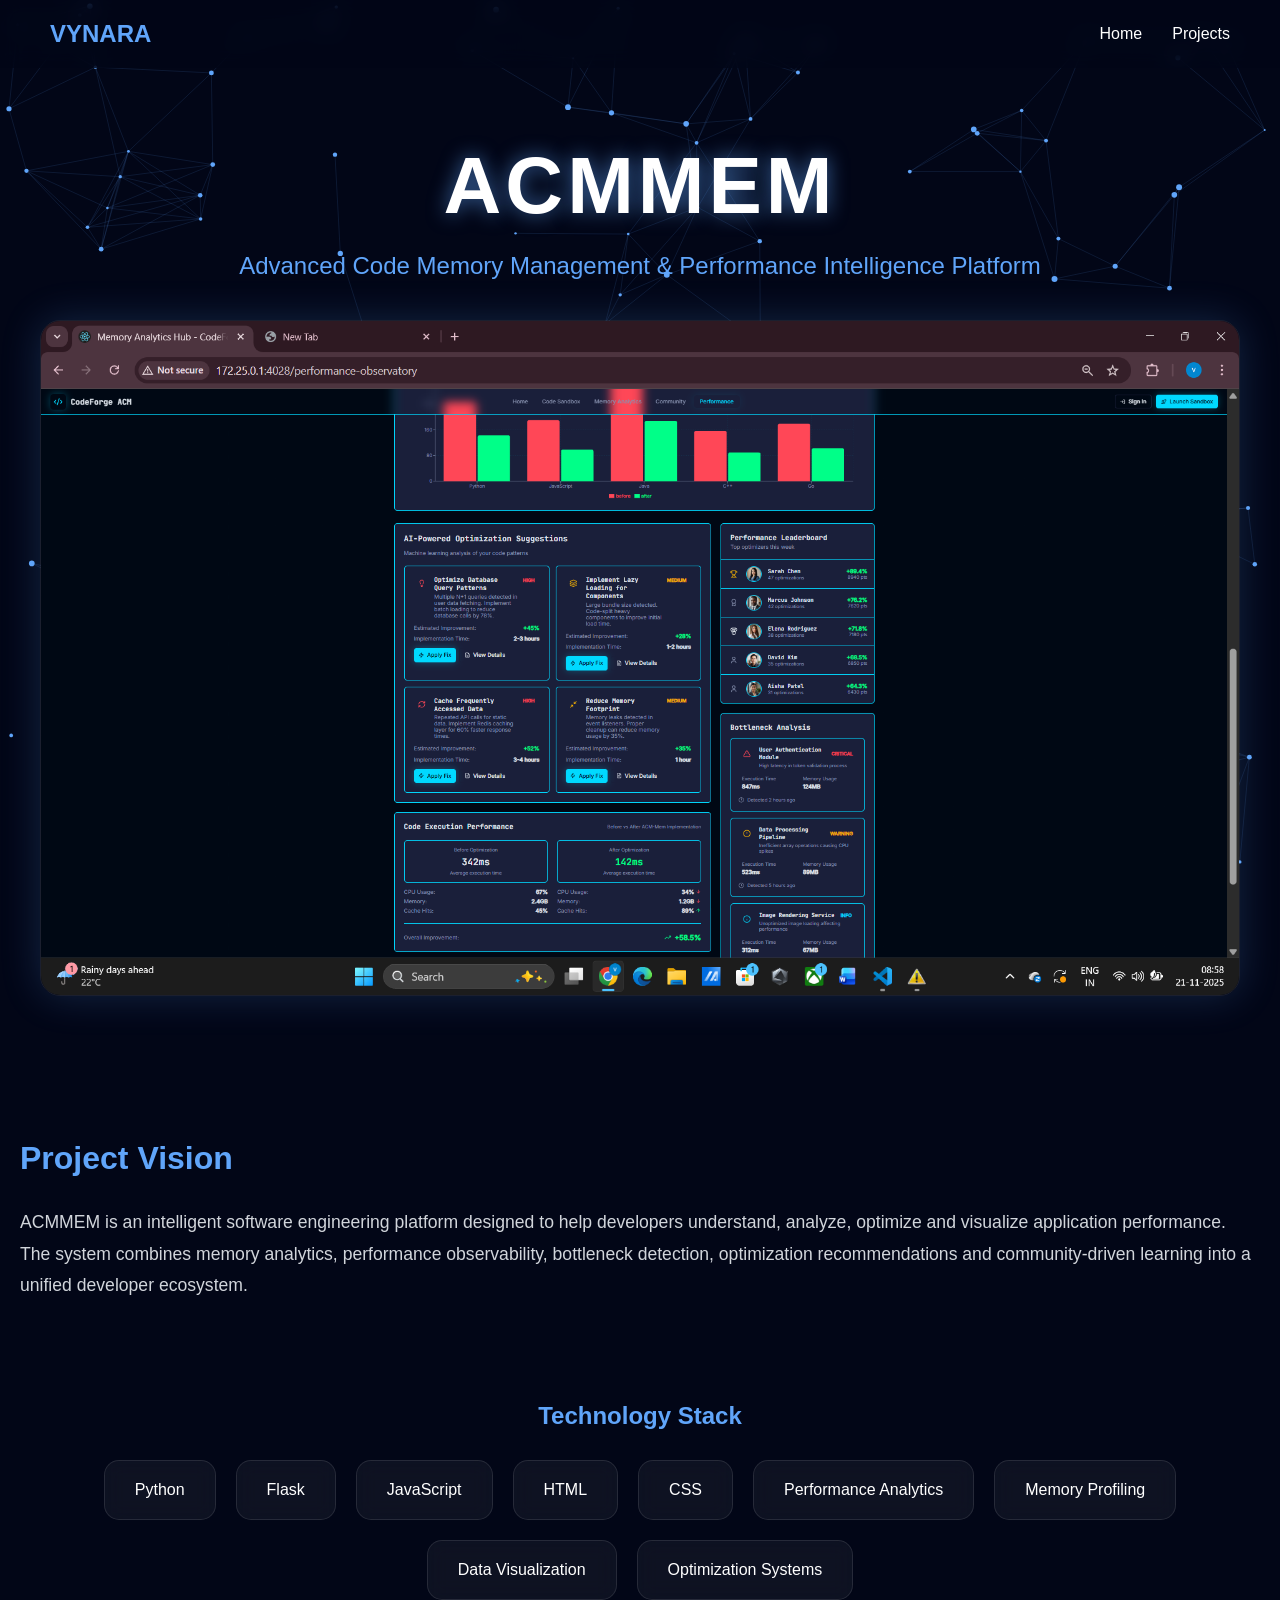
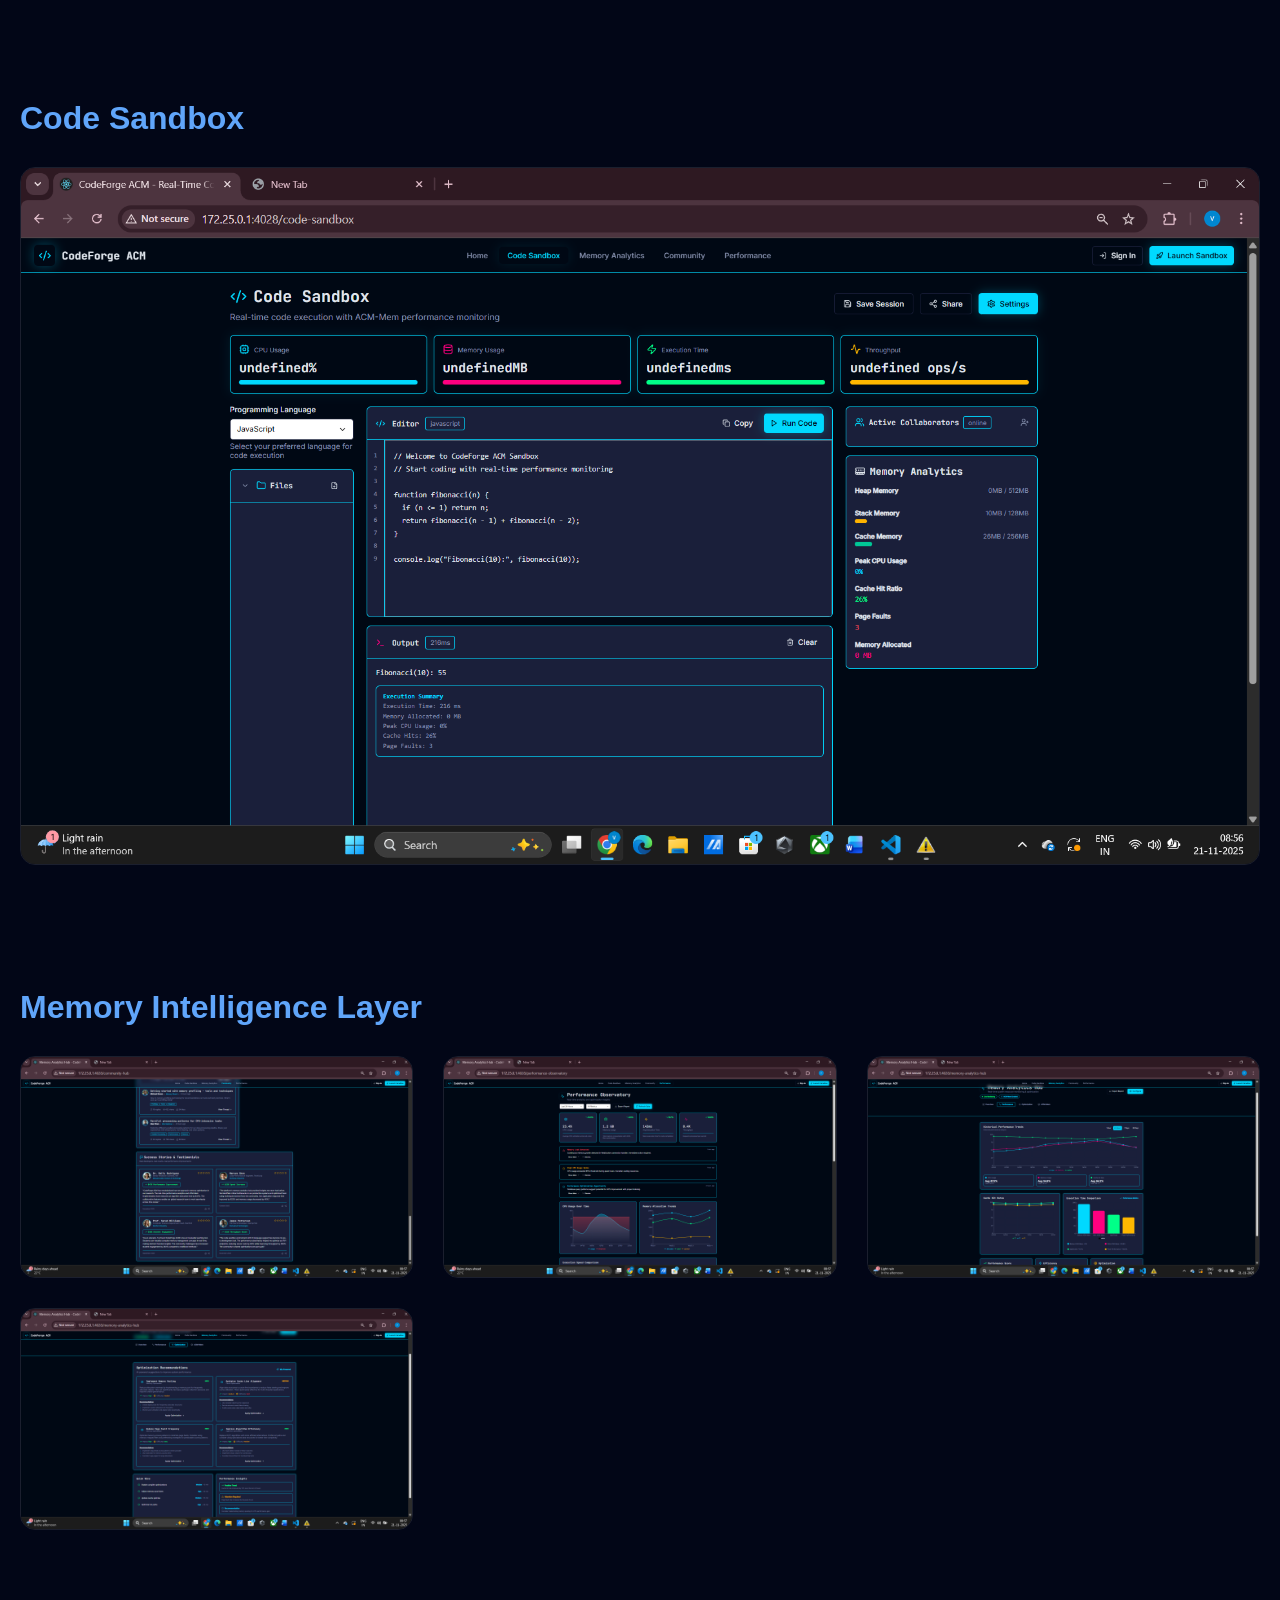
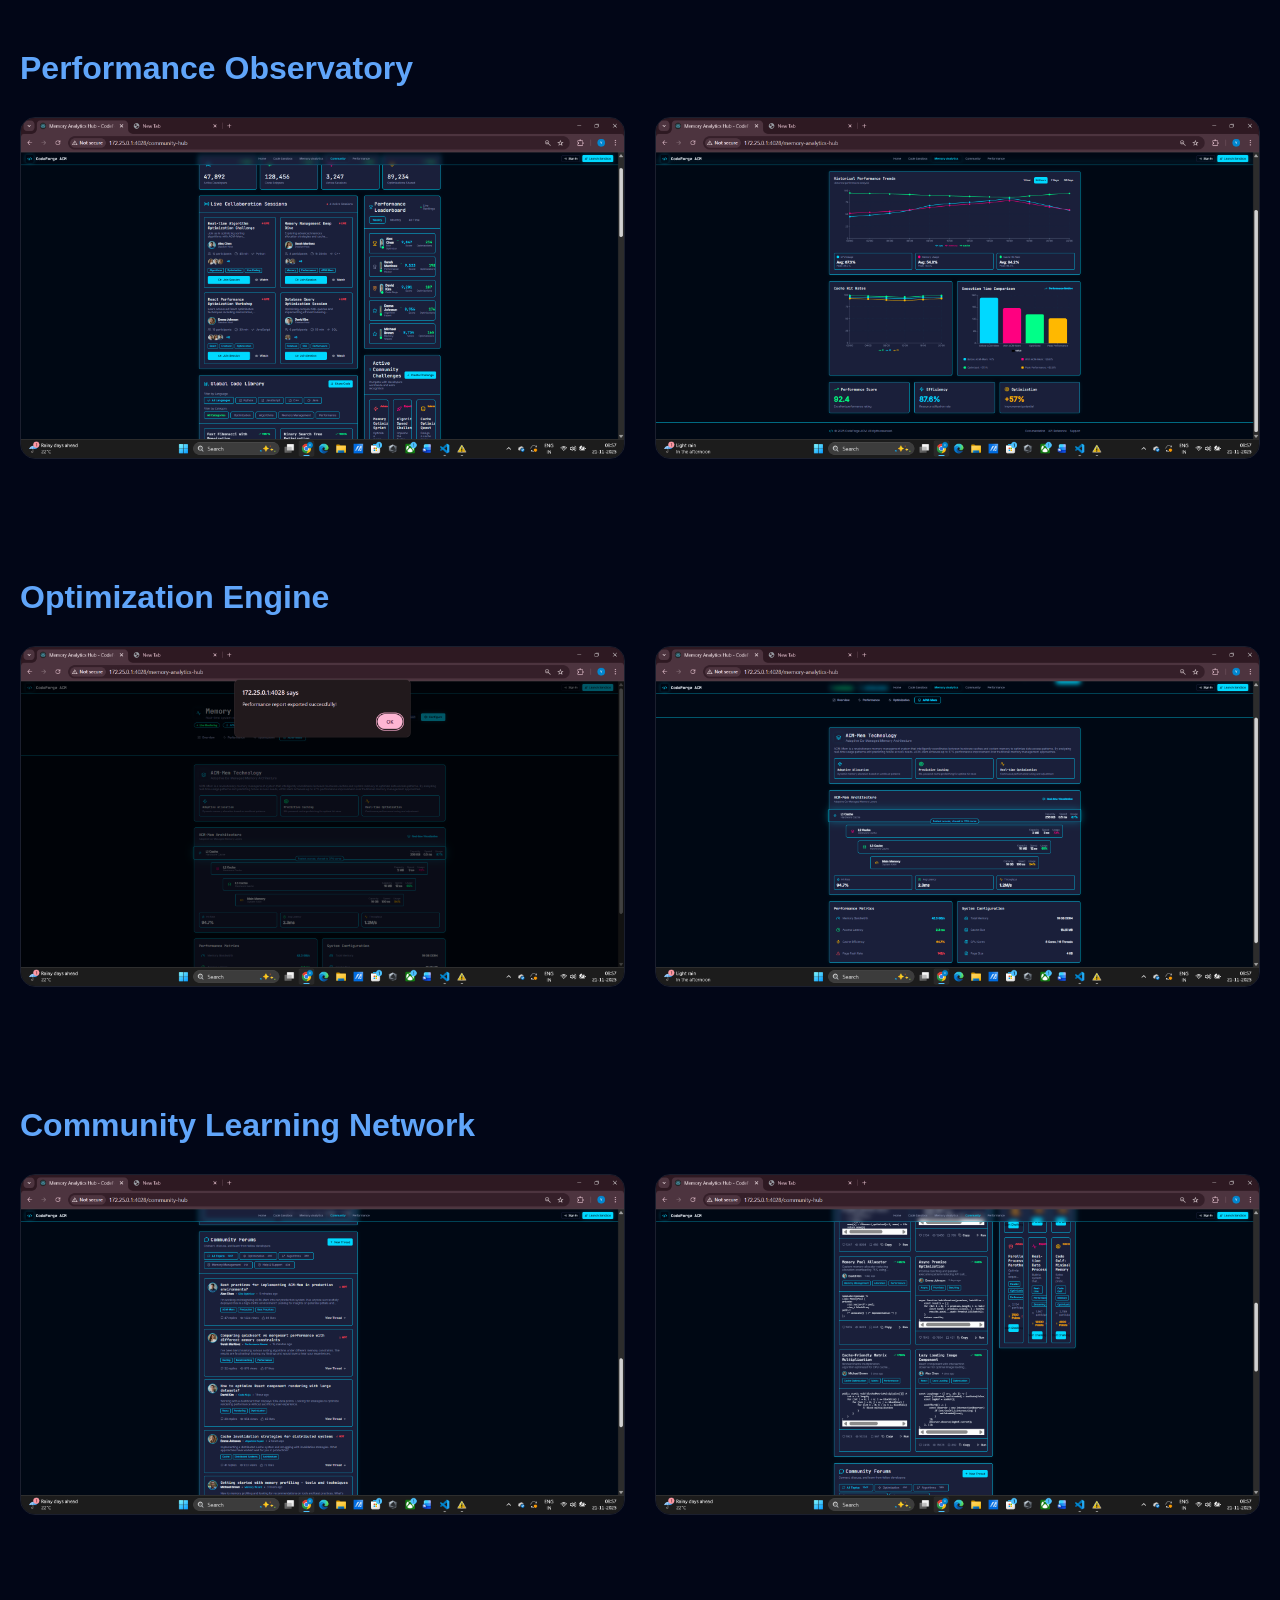
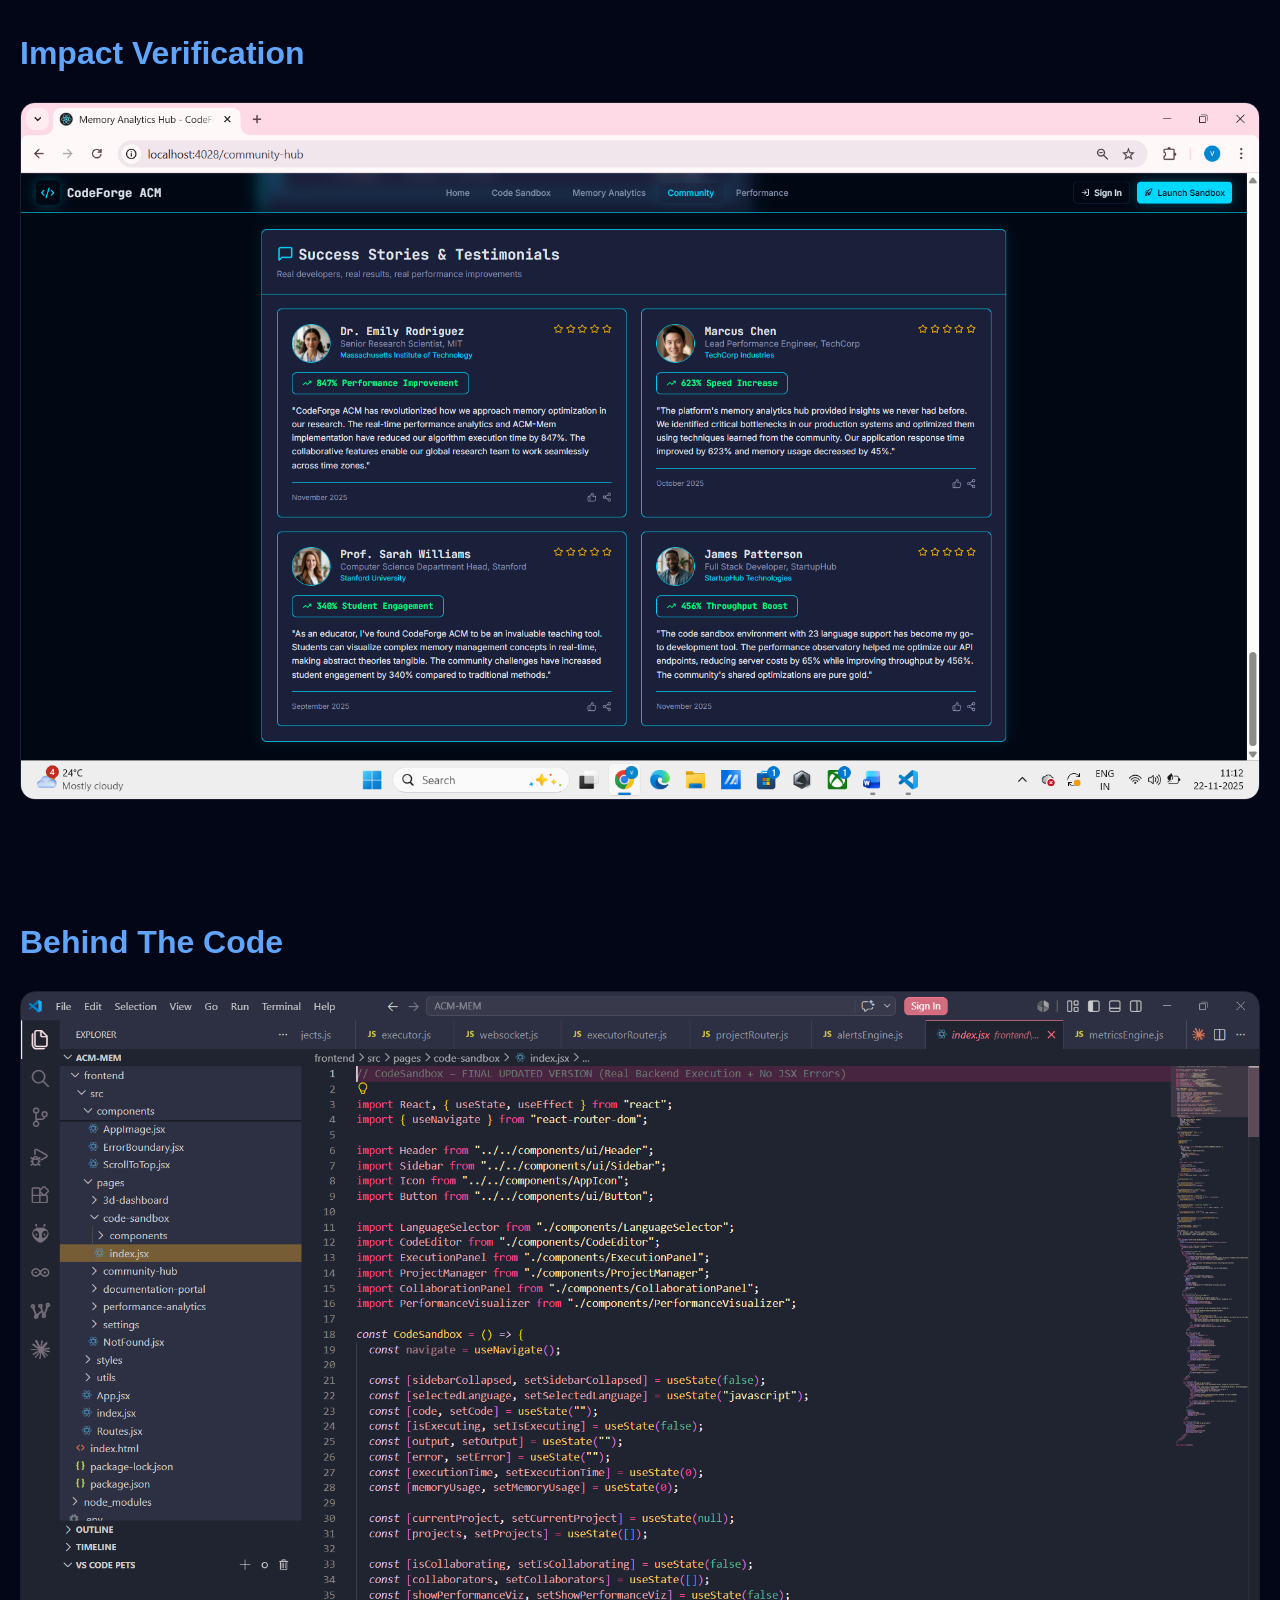
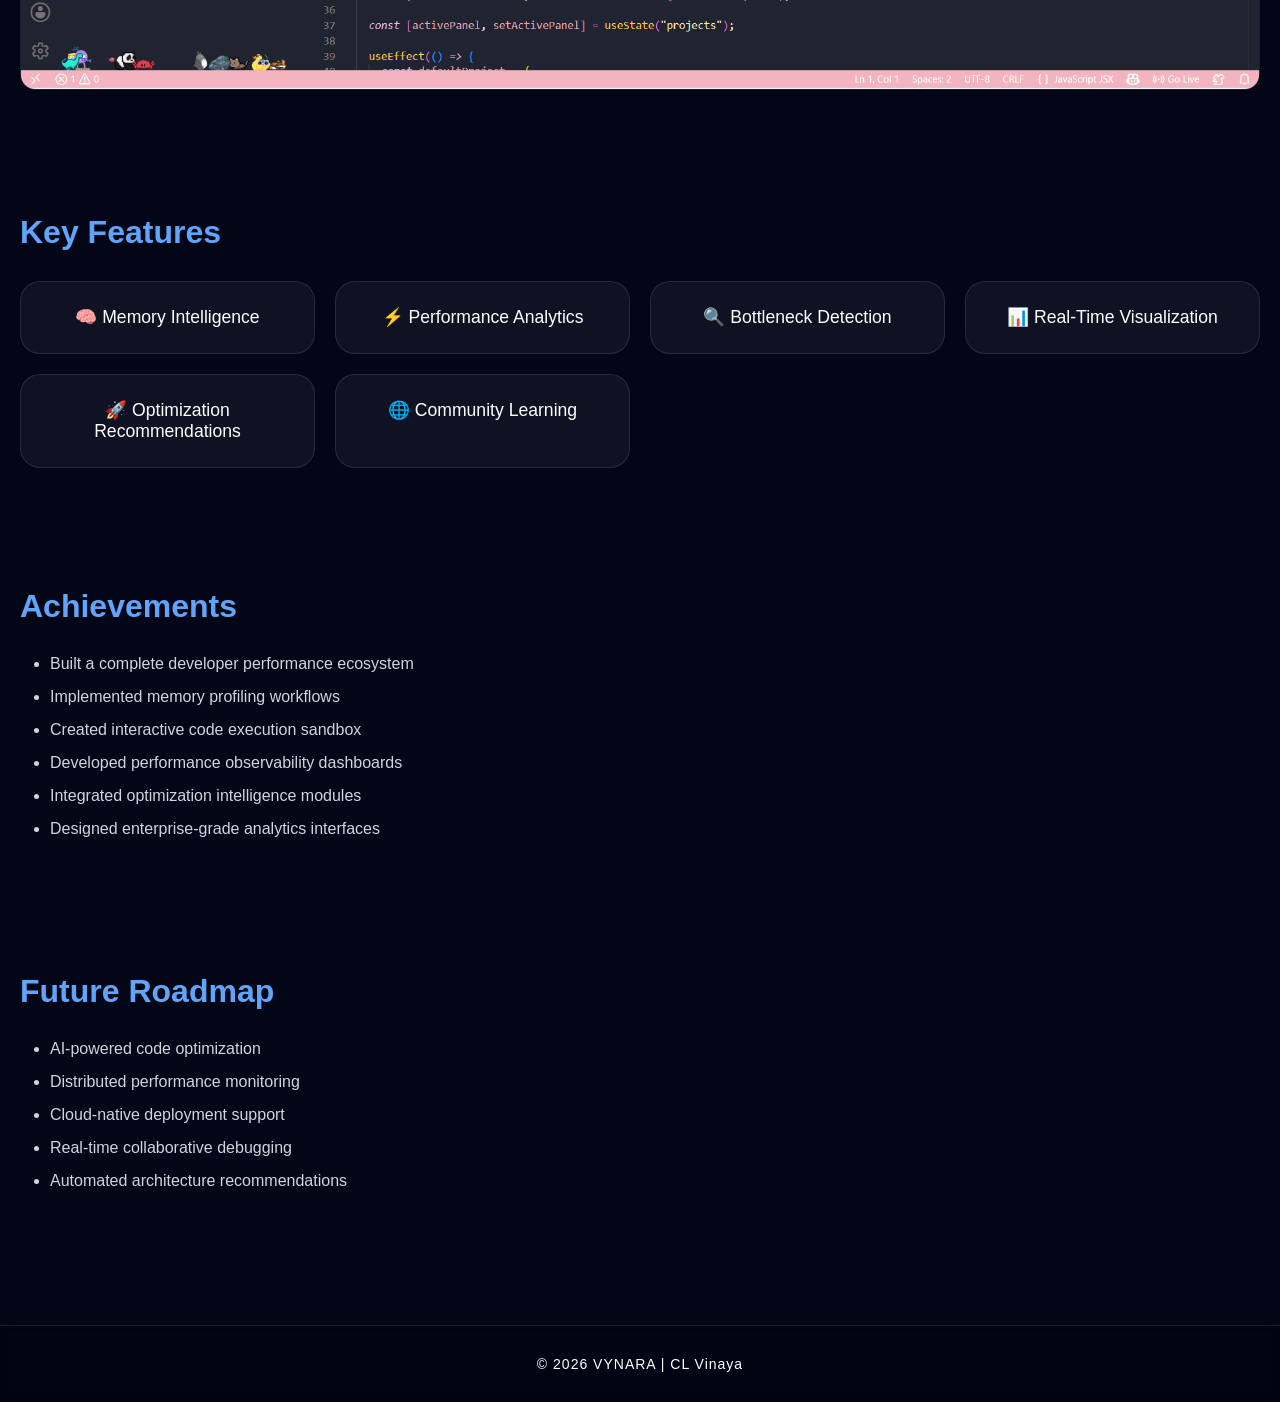
<file: pages/projects/acmmem.html>
<!DOCTYPE html>
<html lang="en">

<head>

<meta charset="UTF-8">
<meta name="viewport" content="width=device-width, initial-scale=1.0">

<title>ACMMEM | VYNARA</title>

<link rel="stylesheet" href="../../css/style.css">
<link rel="stylesheet" href="../../css/project.css">

</head>

<body>

<canvas id="background"></canvas>

<nav class="navbar">

<div class="logo">
VYNARA
</div>

<ul class="nav-links">

<li><a href="../../index.html">Home</a></li>

<li><a href="../projects.html">Projects</a></li>

</ul>

</nav>

<section class="project-hero">

<h1>ACMMEM</h1>

<h2>
Advanced Code Memory Management &
Performance Intelligence Platform
</h2>

<img
src="../../assets/projects/acmmem/hero-home.png"
class="hero-image"
>

</section>

<section class="section">

<h2>Project Vision</h2>

<p>

ACMMEM is an intelligent software engineering platform
designed to help developers understand, analyze,
optimize and visualize application performance.

The system combines memory analytics,
performance observability, bottleneck detection,
optimization recommendations and community-driven
learning into a unified developer ecosystem.

</p>

</section>

<section class="tech-stack">

<h2>Technology Stack</h2>

<div class="cards">

<div class="card">Python</div>

<div class="card">Flask</div>

<div class="card">JavaScript</div>

<div class="card">HTML</div>

<div class="card">CSS</div>

<div class="card">Performance Analytics</div>

<div class="card">Memory Profiling</div>

<div class="card">Data Visualization</div>

<div class="card">Optimization Systems</div>

</div>

</section>

<section class="section">

<h2>Code Sandbox</h2>

<img
src="../../assets/projects/acmmem/code-sandbox.png"
class="developer-view"
>

</section>

<section class="section">

<h2>Memory Intelligence Layer</h2>

<div class="gallery">

<img src="../../assets/projects/acmmem/understand-memory.png">

<img src="../../assets/projects/acmmem/profile-your-code.png">

<img src="../../assets/projects/acmmem/visualize-allocation.png">

<img src="../../assets/projects/acmmem/eliminate-memory-leaks.png">

</div>

</section>

<section class="section">

<h2>Performance Observatory</h2>

<div class="gallery">

<img src="../../assets/projects/acmmem/observe-performance.png">

<img src="../../assets/projects/acmmem/accelerate-execution.png">

</div>

</section>

<section class="section">

<h2>Optimization Engine</h2>

<div class="gallery">

<img src="../../assets/projects/acmmem/detect-bottlenecks.png">

<img src="../../assets/projects/acmmem/optimize-intelligently.png">

</div>

</section>

<section class="section">

<h2>Community Learning Network</h2>

<div class="gallery">

<img src="../../assets/projects/acmmem/learn-from-community.png">

<img src="../../assets/projects/acmmem/showcase-solutions.png">

</div>

</section>

<section class="section">

<h2>Impact Verification</h2>

<img
src="../../assets/projects/acmmem/prove-the-impact.png"
class="developer-view"
>

</section>

<section class="section">

<h2>Behind The Code</h2>

<img
src="../../assets/projects/acmmem/developer-view.png"
class="developer-view"
>

</section>

<section class="section">

<h2>Key Features</h2>

<div class="feature-grid">

<div class="feature-card">
🧠 Memory Intelligence
</div>

<div class="feature-card">
⚡ Performance Analytics
</div>

<div class="feature-card">
🔍 Bottleneck Detection
</div>

<div class="feature-card">
📊 Real-Time Visualization
</div>

<div class="feature-card">
🚀 Optimization Recommendations
</div>

<div class="feature-card">
🌐 Community Learning
</div>

</div>

</section>

<section class="section">

<h2>Achievements</h2>

<ul>

<li>Built a complete developer performance ecosystem</li>

<li>Implemented memory profiling workflows</li>

<li>Created interactive code execution sandbox</li>

<li>Developed performance observability dashboards</li>

<li>Integrated optimization intelligence modules</li>

<li>Designed enterprise-grade analytics interfaces</li>

</ul>

</section>

<section class="section">

<h2>Future Roadmap</h2>

<ul>

<li>AI-powered code optimization</li>

<li>Distributed performance monitoring</li>

<li>Cloud-native deployment support</li>

<li>Real-time collaborative debugging</li>

<li>Automated architecture recommendations</li>

</ul>

</section>
<footer class="footer">

    <p>
        © 2026 VYNARA | CL Vinaya
    </p>

</footer>
<script src="../../js/particles.js"></script>

</body>

</html>
</file>
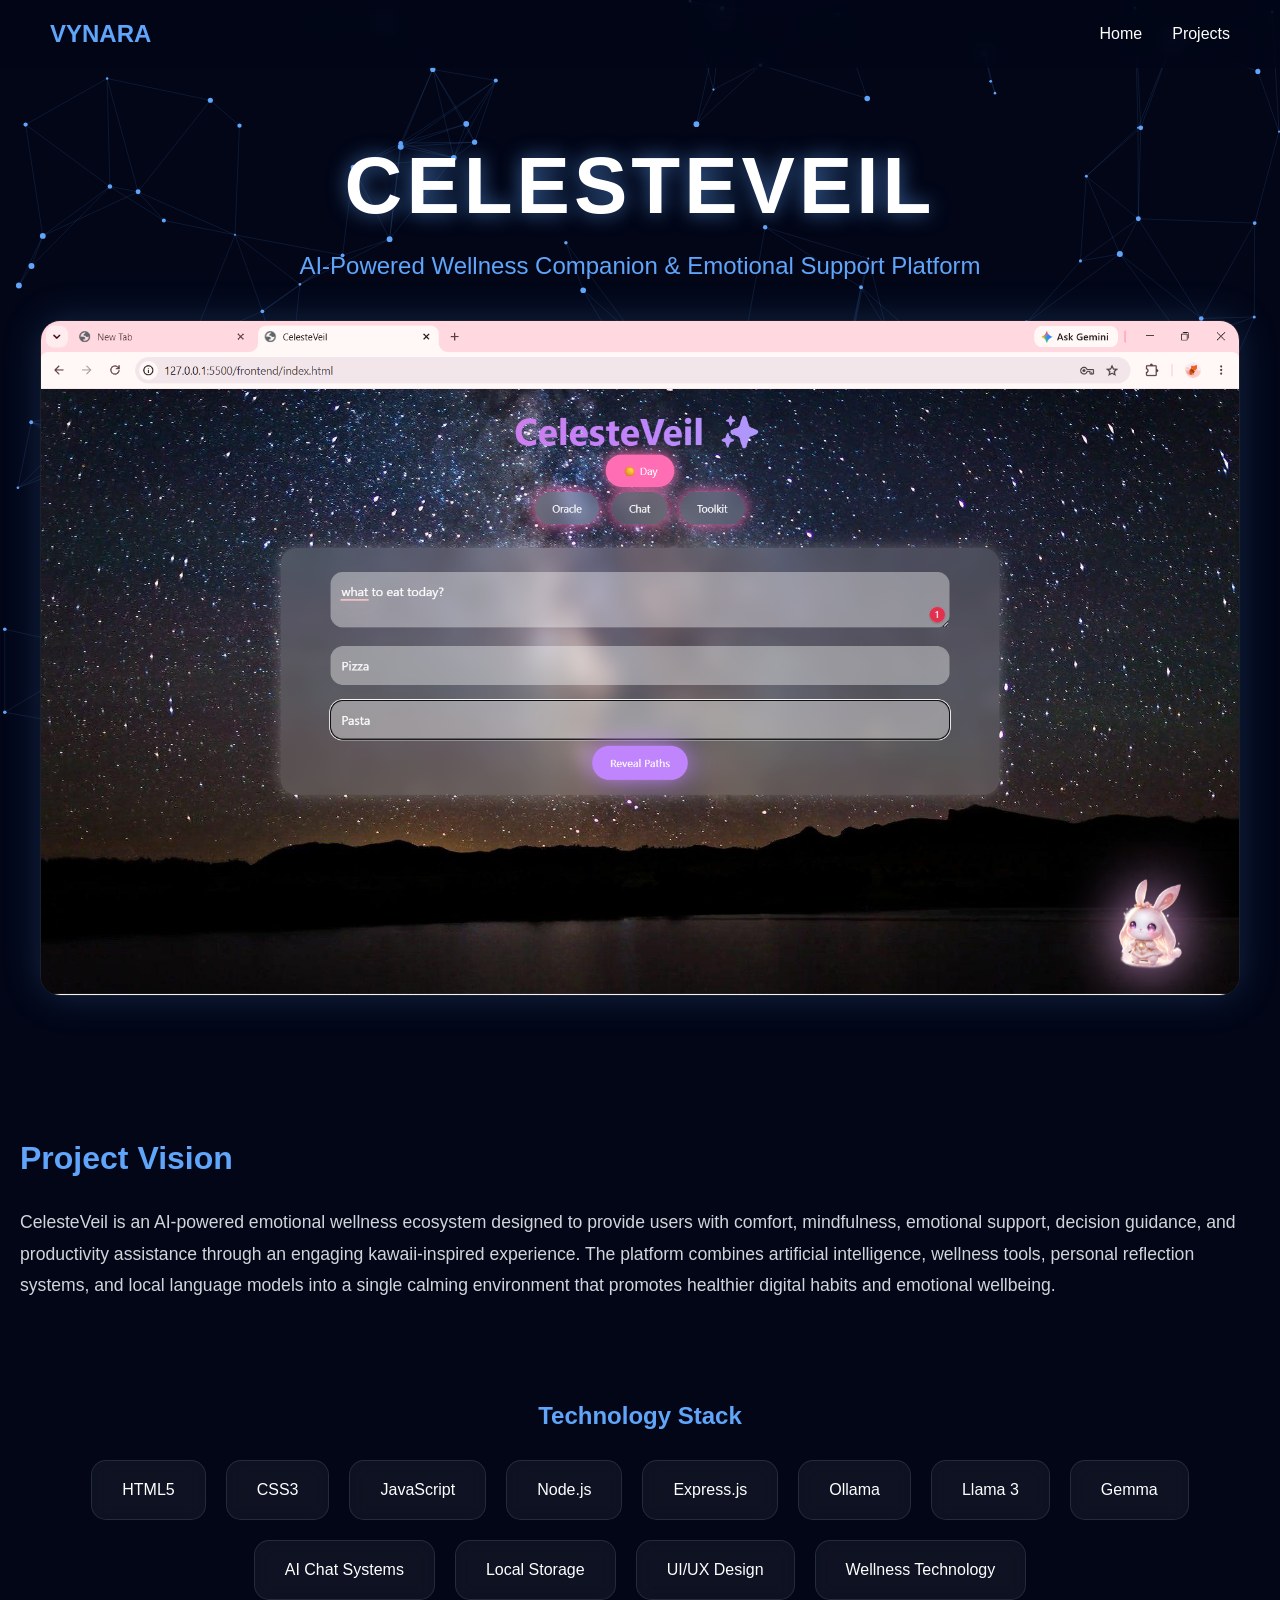
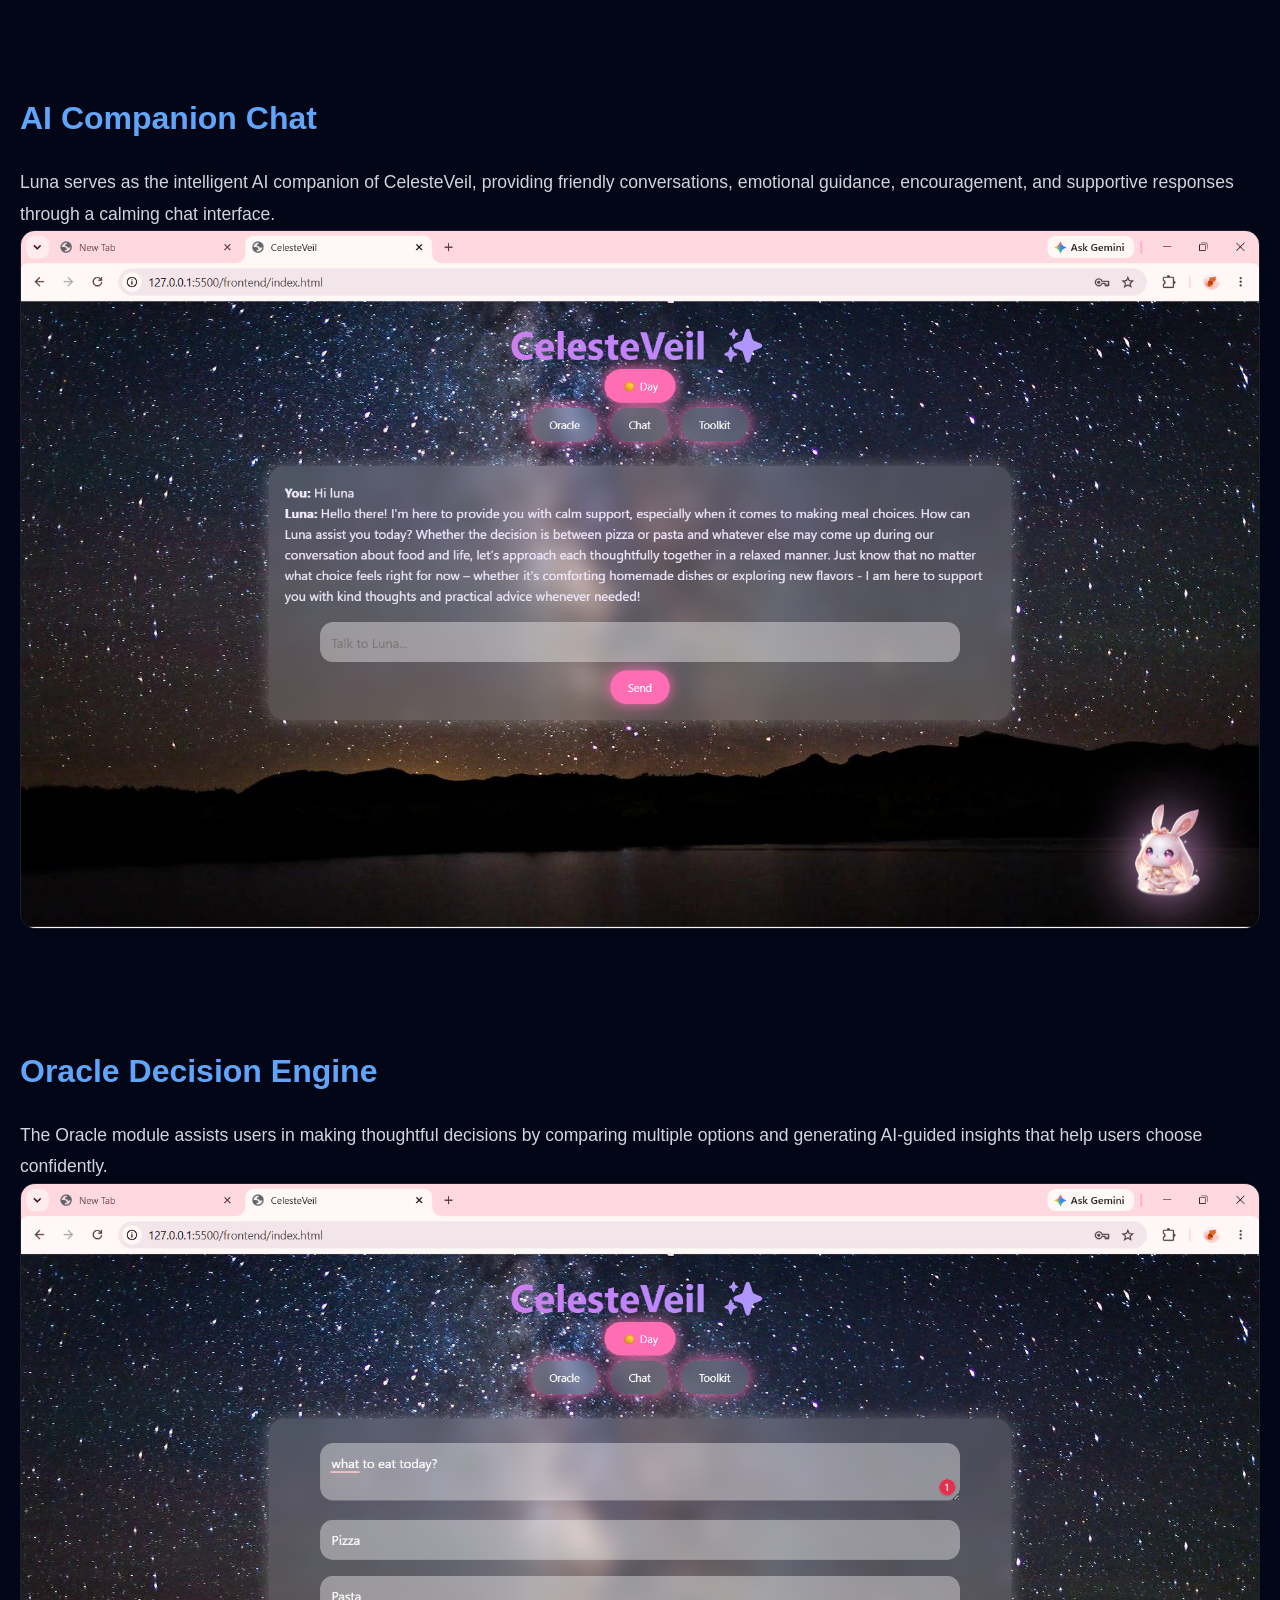
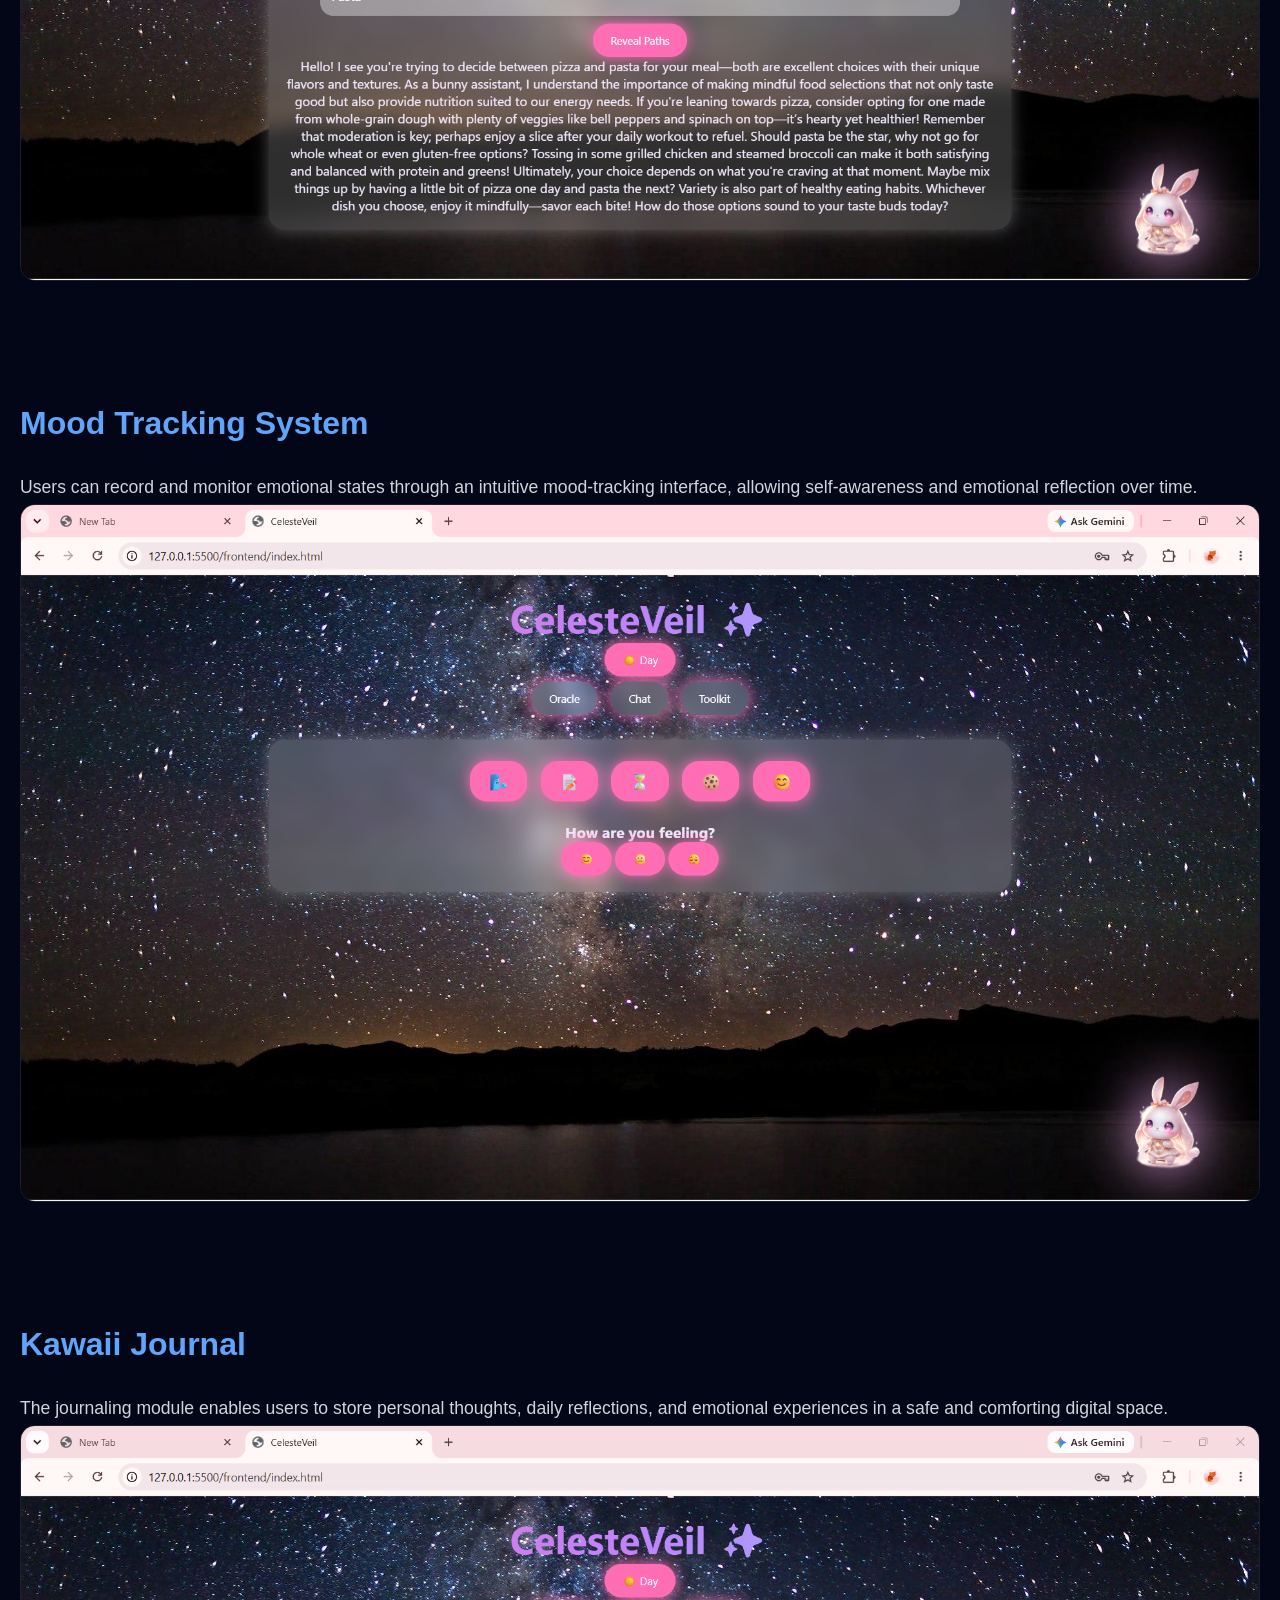
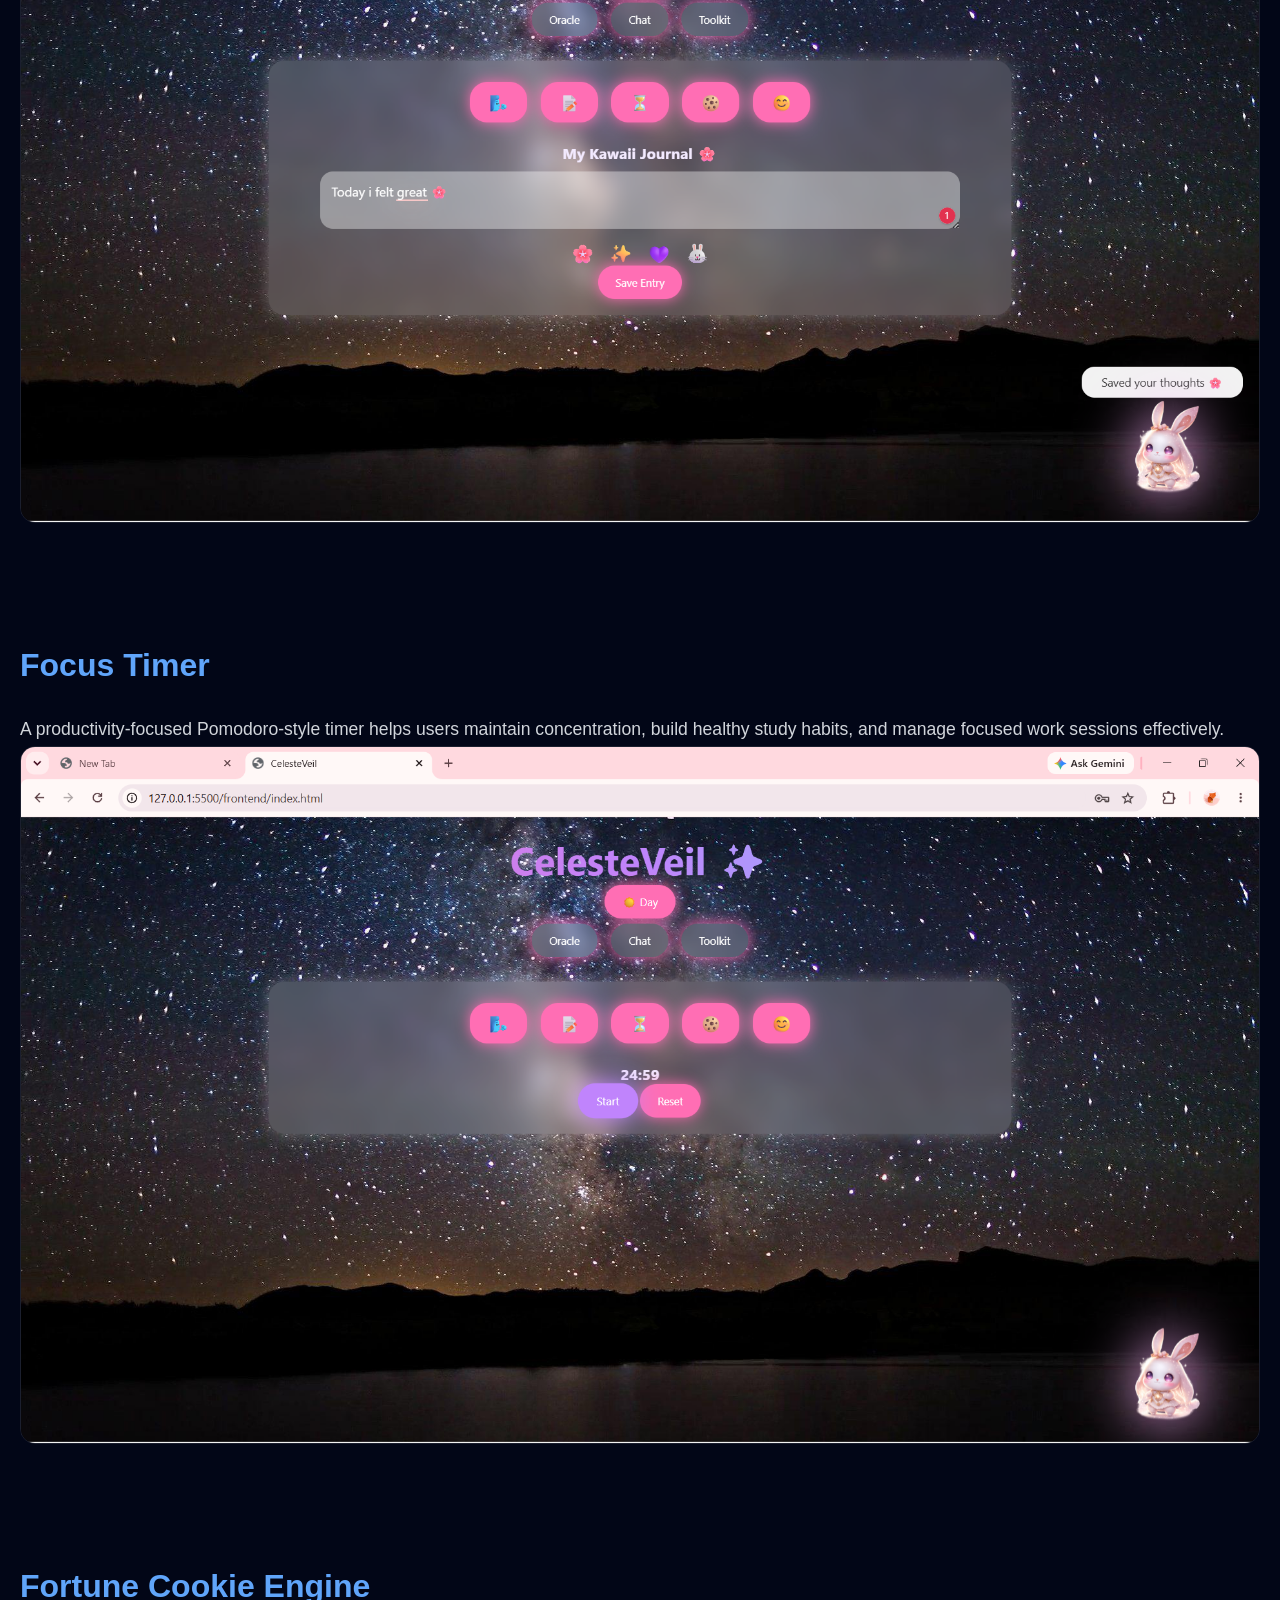
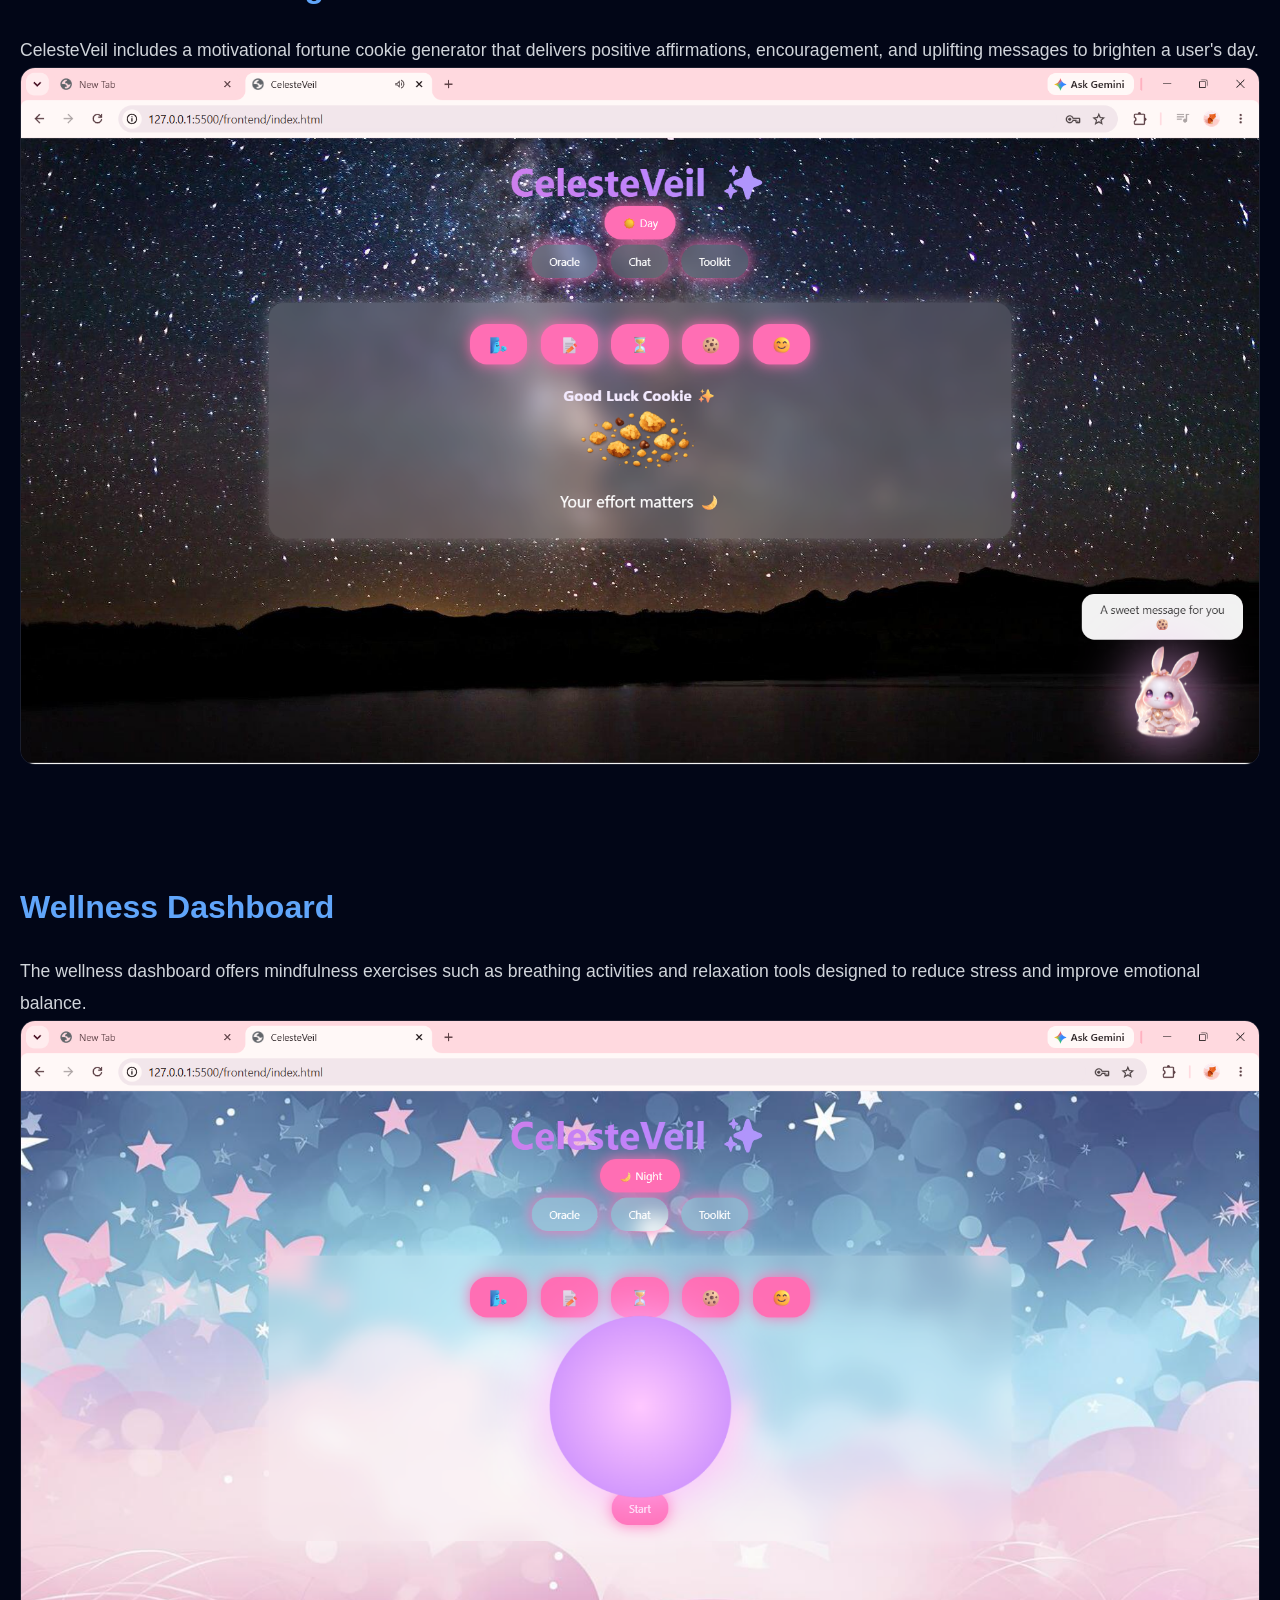
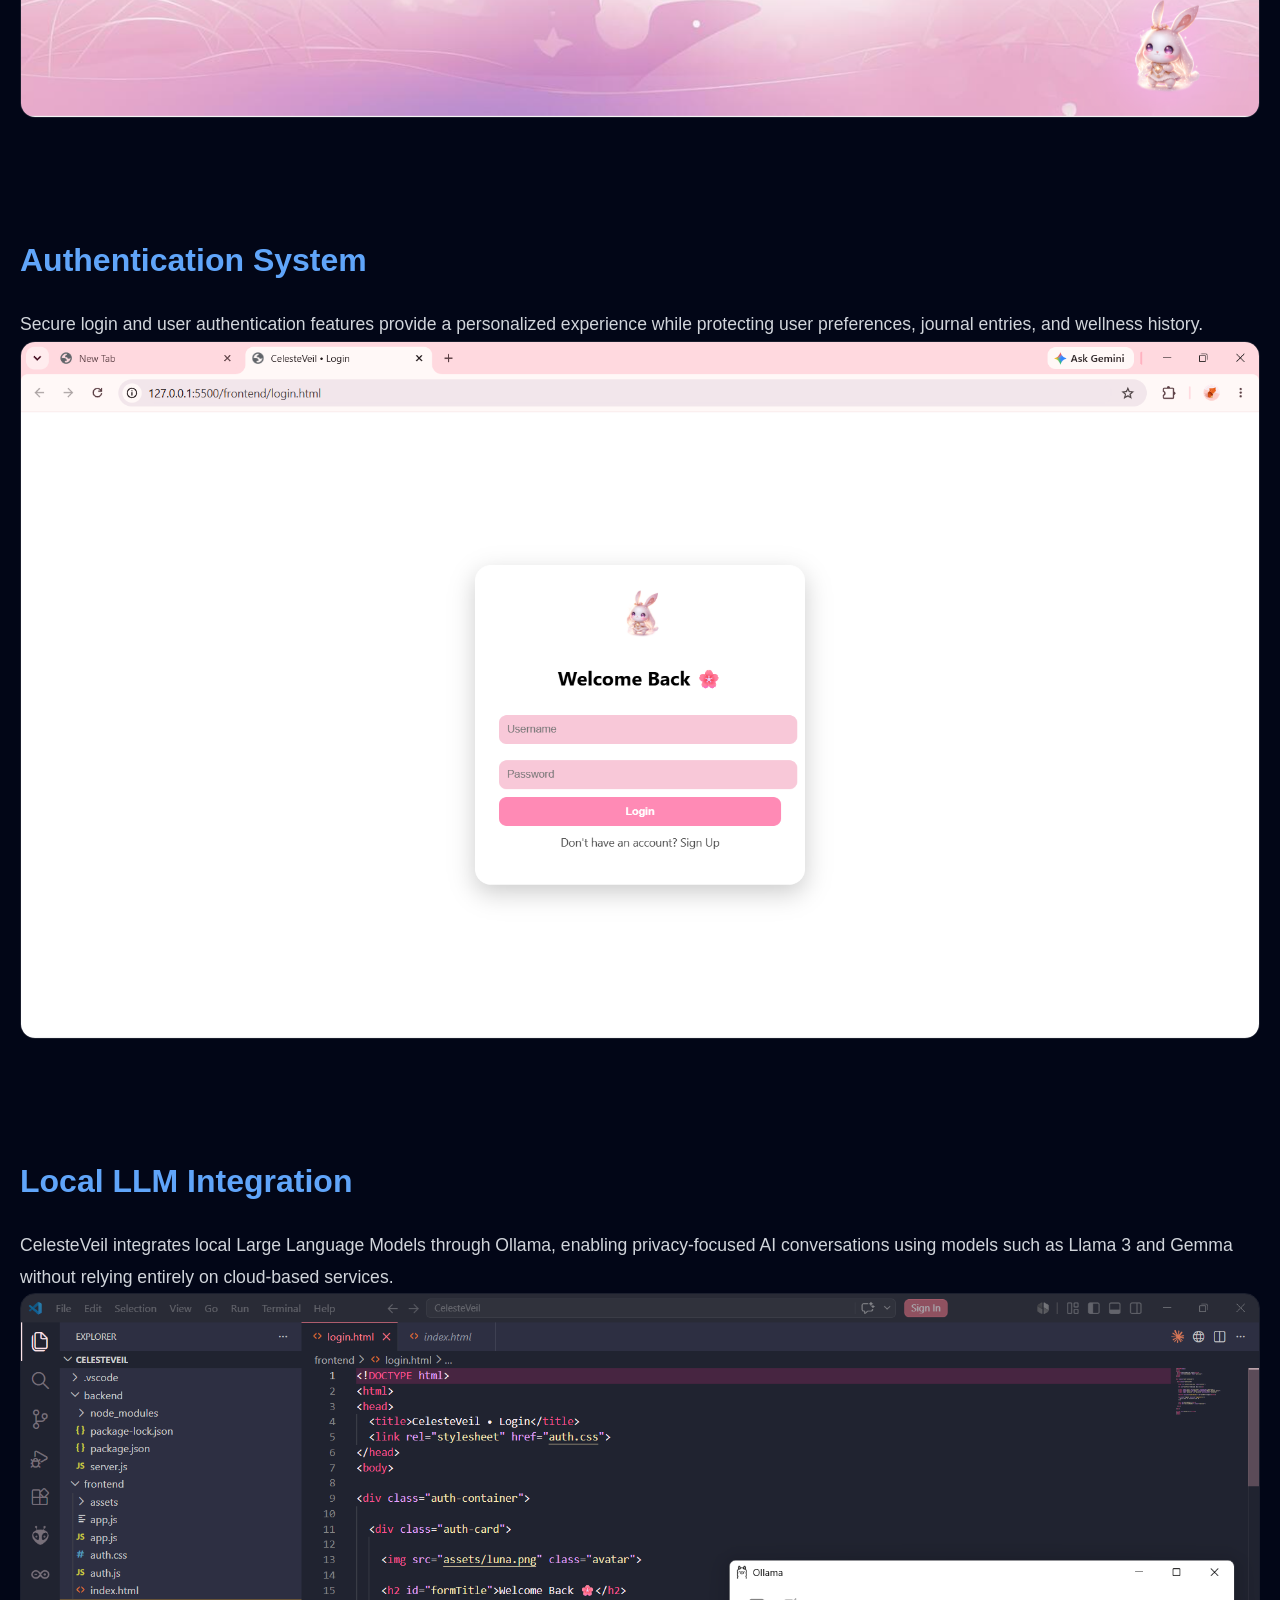
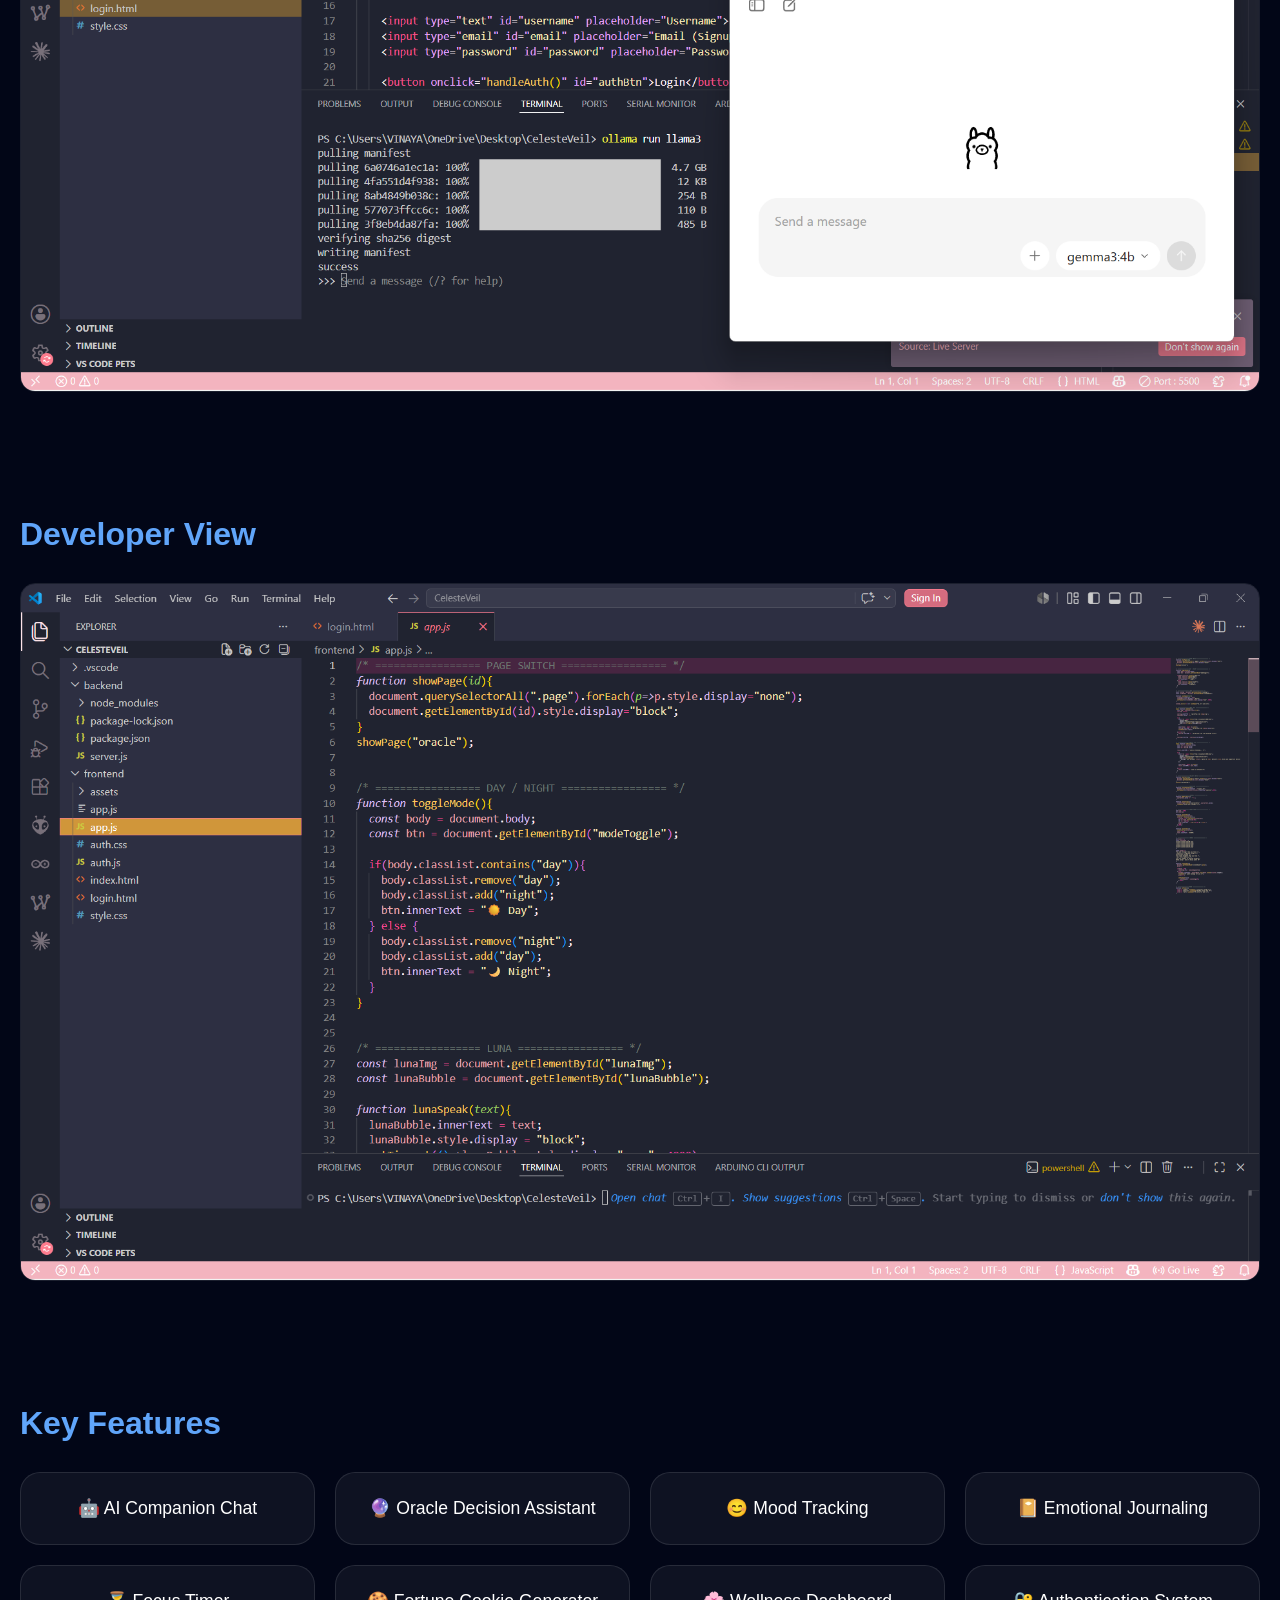
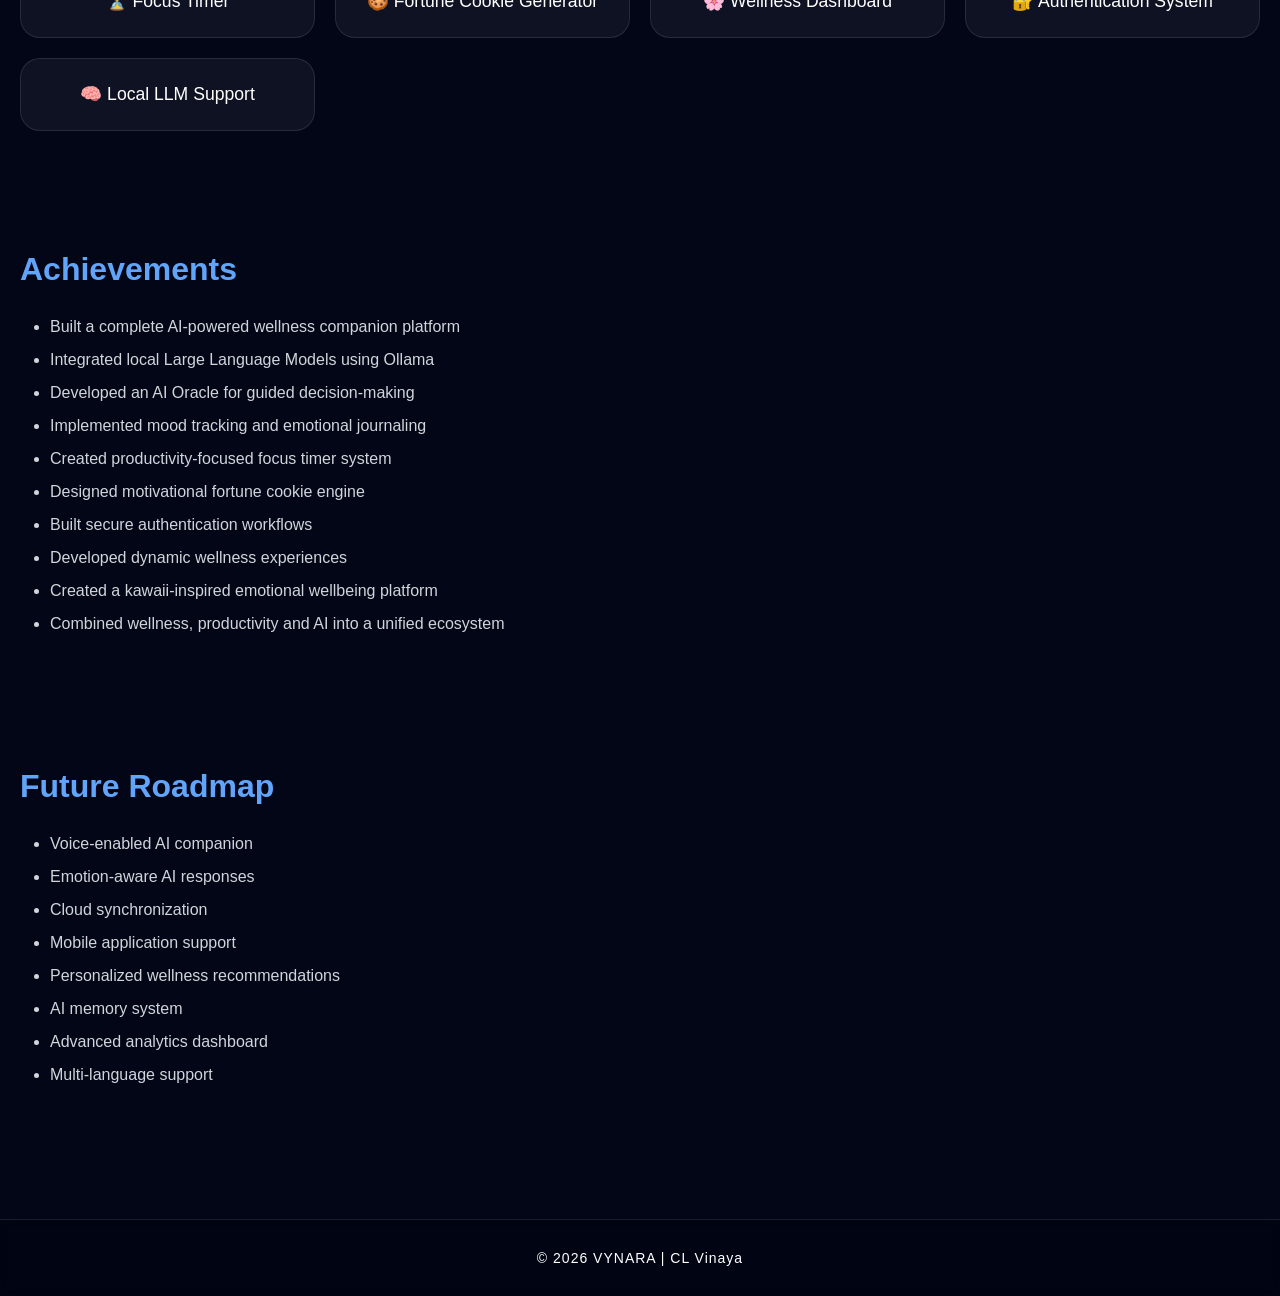
<file: pages/projects/celesteveil.html>
<!DOCTYPE html>

<html lang="en">

<head>

<meta charset="UTF-8">
<meta name="viewport" content="width=device-width, initial-scale=1.0">

<title>CelesteVeil | VYNARA</title>

<link rel="stylesheet" href="../../css/style.css">
<link rel="stylesheet" href="../../css/project.css">

</head>

<body>

<canvas id="background"></canvas>

<nav class="navbar">

<div class="logo">
VYNARA
</div>

<ul class="nav-links">
<li><a href="../../index.html">Home</a></li>
<li><a href="../projects.html">Projects</a></li>
</ul>

</nav>

<section class="project-hero">

<h1>CELESTEVEIL</h1>

<h2>
AI-Powered Wellness Companion &
Emotional Support Platform
</h2>

<img
src="../../assets/projects/celesteveil/hero-home.png"
class="hero-image"

>

</section>

<section class="section">

<h2>Project Vision</h2>

<p>

CelesteVeil is an AI-powered emotional wellness ecosystem designed
to provide users with comfort, mindfulness, emotional support,
decision guidance, and productivity assistance through an engaging
kawaii-inspired experience.

The platform combines artificial intelligence, wellness tools,
personal reflection systems, and local language models into a
single calming environment that promotes healthier digital habits
and emotional wellbeing.

</p>

</section>

<section class="tech-stack">

<h2>Technology Stack</h2>

<div class="cards">

<div class="card">HTML5</div>
<div class="card">CSS3</div>
<div class="card">JavaScript</div>
<div class="card">Node.js</div>
<div class="card">Express.js</div>
<div class="card">Ollama</div>
<div class="card">Llama 3</div>
<div class="card">Gemma</div>
<div class="card">AI Chat Systems</div>
<div class="card">Local Storage</div>
<div class="card">UI/UX Design</div>
<div class="card">Wellness Technology</div>

</div>

</section>

<section class="section">

<h2>AI Companion Chat</h2>

<p>

Luna serves as the intelligent AI companion of CelesteVeil,
providing friendly conversations, emotional guidance,
encouragement, and supportive responses through a calming
chat interface.

</p>

<img
src="../../assets/projects/celesteveil/ai-companion-chat.png"
class="developer-view"

>

</section>

<section class="section">

<h2>Oracle Decision Engine</h2>

<p>

The Oracle module assists users in making thoughtful decisions
by comparing multiple options and generating AI-guided insights
that help users choose confidently.

</p>

<img
src="../../assets/projects/celesteveil/oracle-decision-engine.png"
class="developer-view"

>

</section>

<section class="section">

<h2>Mood Tracking System</h2>

<p>

Users can record and monitor emotional states through an intuitive
mood-tracking interface, allowing self-awareness and emotional
reflection over time.

</p>

<img
src="../../assets/projects/celesteveil/mood-tracker.png"
class="developer-view"

>

</section>

<section class="section">

<h2>Kawaii Journal</h2>

<p>

The journaling module enables users to store personal thoughts,
daily reflections, and emotional experiences in a safe and
comforting digital space.

</p>

<img
src="../../assets/projects/celesteveil/kawaii-journal.png"
class="developer-view"

>

</section>

<section class="section">

<h2>Focus Timer</h2>

<p>

A productivity-focused Pomodoro-style timer helps users maintain
concentration, build healthy study habits, and manage focused
work sessions effectively.

</p>

<img
src="../../assets/projects/celesteveil/focus-timer.png"
class="developer-view"

>

</section>

<section class="section">

<h2>Fortune Cookie Engine</h2>

<p>

CelesteVeil includes a motivational fortune cookie generator that
delivers positive affirmations, encouragement, and uplifting
messages to brighten a user's day.

</p>

<img
src="../../assets/projects/celesteveil/fortune-cookie.png"
class="developer-view"

>

</section>

<section class="section">

<h2>Wellness Dashboard</h2>

<p>

The wellness dashboard offers mindfulness exercises such as
breathing activities and relaxation tools designed to reduce
stress and improve emotional balance.

</p>

<img
src="../../assets/projects/celesteveil/wellness-dashboard.png"
class="developer-view"

>

</section>

<section class="section">

<h2>Authentication System</h2>

<p>

Secure login and user authentication features provide a
personalized experience while protecting user preferences,
journal entries, and wellness history.

</p>

<img
src="../../assets/projects/celesteveil/login-system.png"
class="developer-view"

>

</section>

<section class="section">

<h2>Local LLM Integration</h2>

<p>

CelesteVeil integrates local Large Language Models through
Ollama, enabling privacy-focused AI conversations using
models such as Llama 3 and Gemma without relying entirely
on cloud-based services.

</p>

<img
src="../../assets/projects/celesteveil/local-llm-integration.png"
class="developer-view"

>

</section>

<section class="section">

<h2>Developer View</h2>

<img
src="../../assets/projects/celesteveil/developer-view.png"
class="developer-view"

>

</section>

<section class="section">

<h2>Key Features</h2>

<div class="feature-grid">

<div class="feature-card">🤖 AI Companion Chat</div>

<div class="feature-card">🔮 Oracle Decision Assistant</div>

<div class="feature-card">😊 Mood Tracking</div>

<div class="feature-card">📔 Emotional Journaling</div>

<div class="feature-card">⏳ Focus Timer</div>

<div class="feature-card">🍪 Fortune Cookie Generator</div>

<div class="feature-card">🌸 Wellness Dashboard</div>

<div class="feature-card">🔐 Authentication System</div>

<div class="feature-card">🧠 Local LLM Support</div>

</div>

</section>

<section class="section">

<h2>Achievements</h2>

<ul>

<li>Built a complete AI-powered wellness companion platform</li>

<li>Integrated local Large Language Models using Ollama</li>

<li>Developed an AI Oracle for guided decision-making</li>

<li>Implemented mood tracking and emotional journaling</li>

<li>Created productivity-focused focus timer system</li>

<li>Designed motivational fortune cookie engine</li>

<li>Built secure authentication workflows</li>

<li>Developed dynamic wellness experiences</li>

<li>Created a kawaii-inspired emotional wellbeing platform</li>

<li>Combined wellness, productivity and AI into a unified ecosystem</li>

</ul>

</section>

<section class="section">

<h2>Future Roadmap</h2>

<ul>

<li>Voice-enabled AI companion</li>

<li>Emotion-aware AI responses</li>

<li>Cloud synchronization</li>

<li>Mobile application support</li>

<li>Personalized wellness recommendations</li>

<li>AI memory system</li>

<li>Advanced analytics dashboard</li>

<li>Multi-language support</li>

</ul>

</section>
<footer class="footer">

    <p>
        © 2026 VYNARA | CL Vinaya
    </p>

</footer>
<script src="../../js/particles.js"></script>

</body>

</html>
</file>
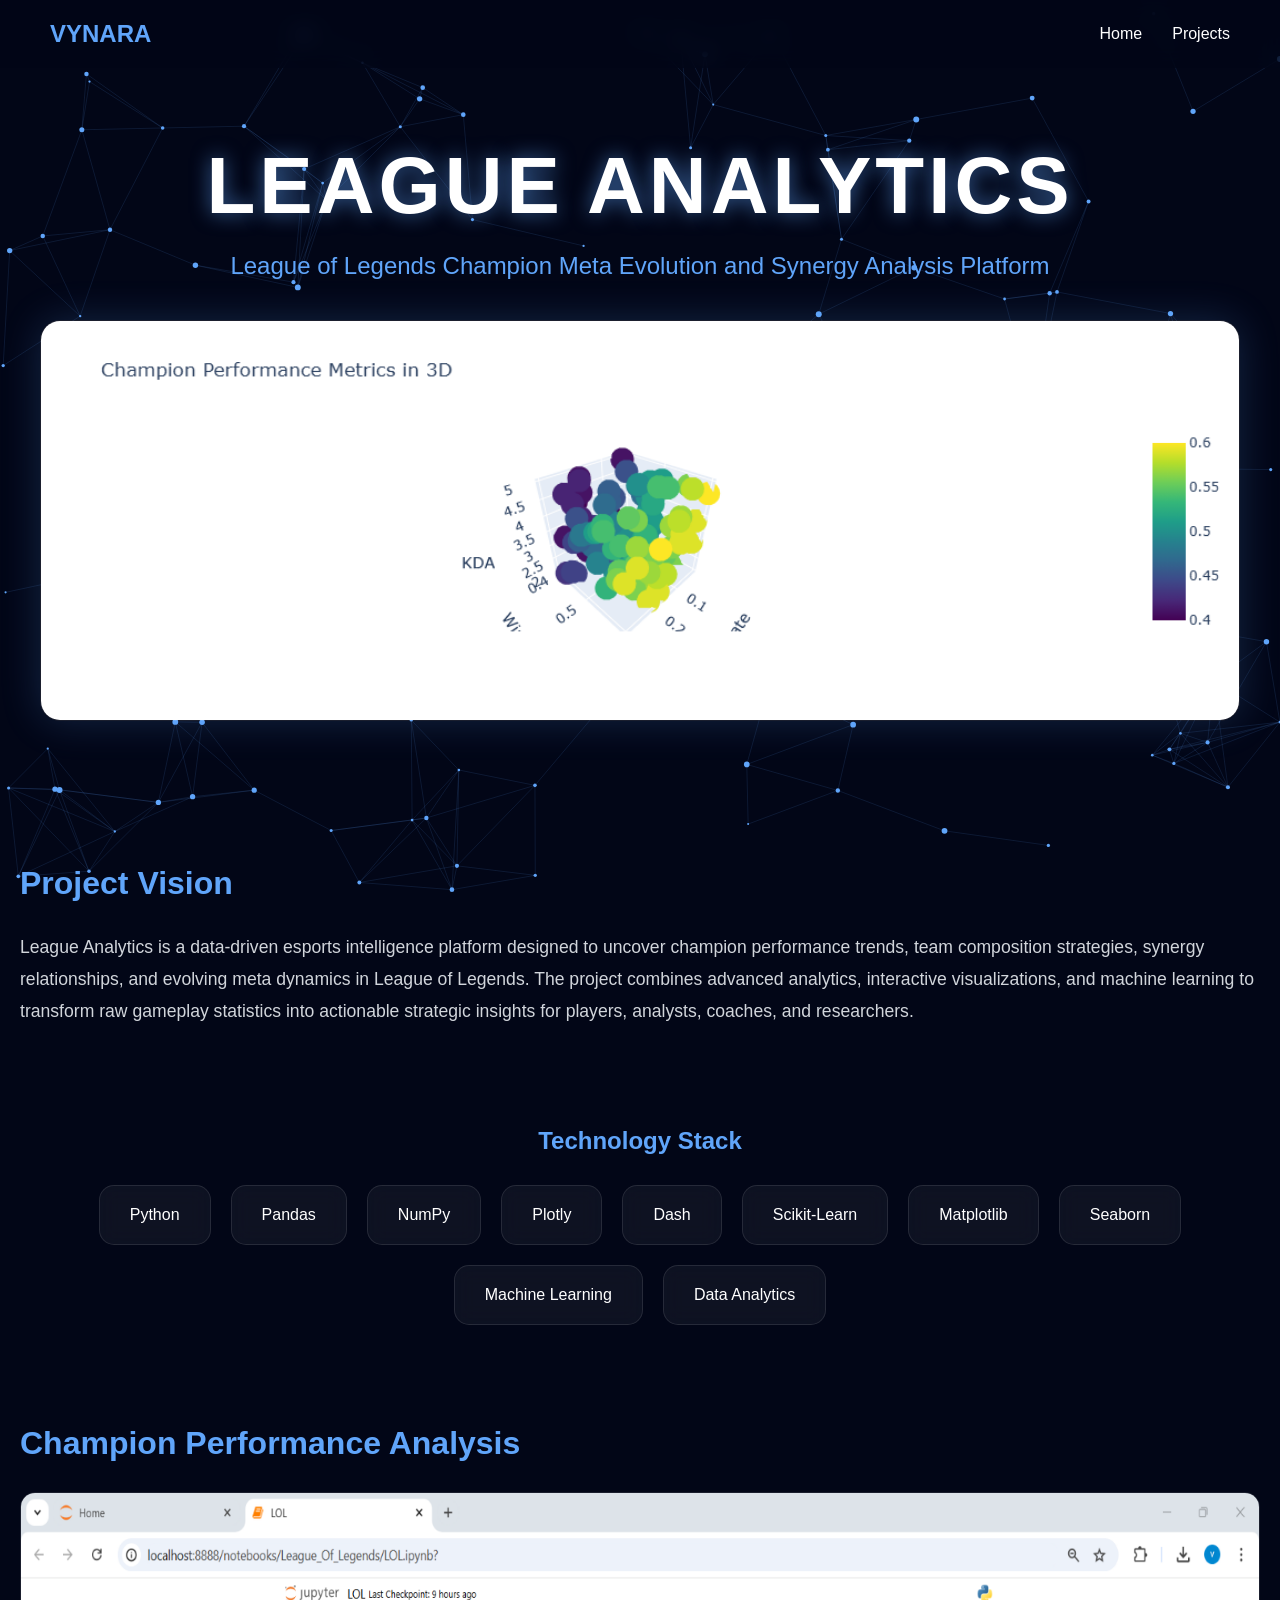
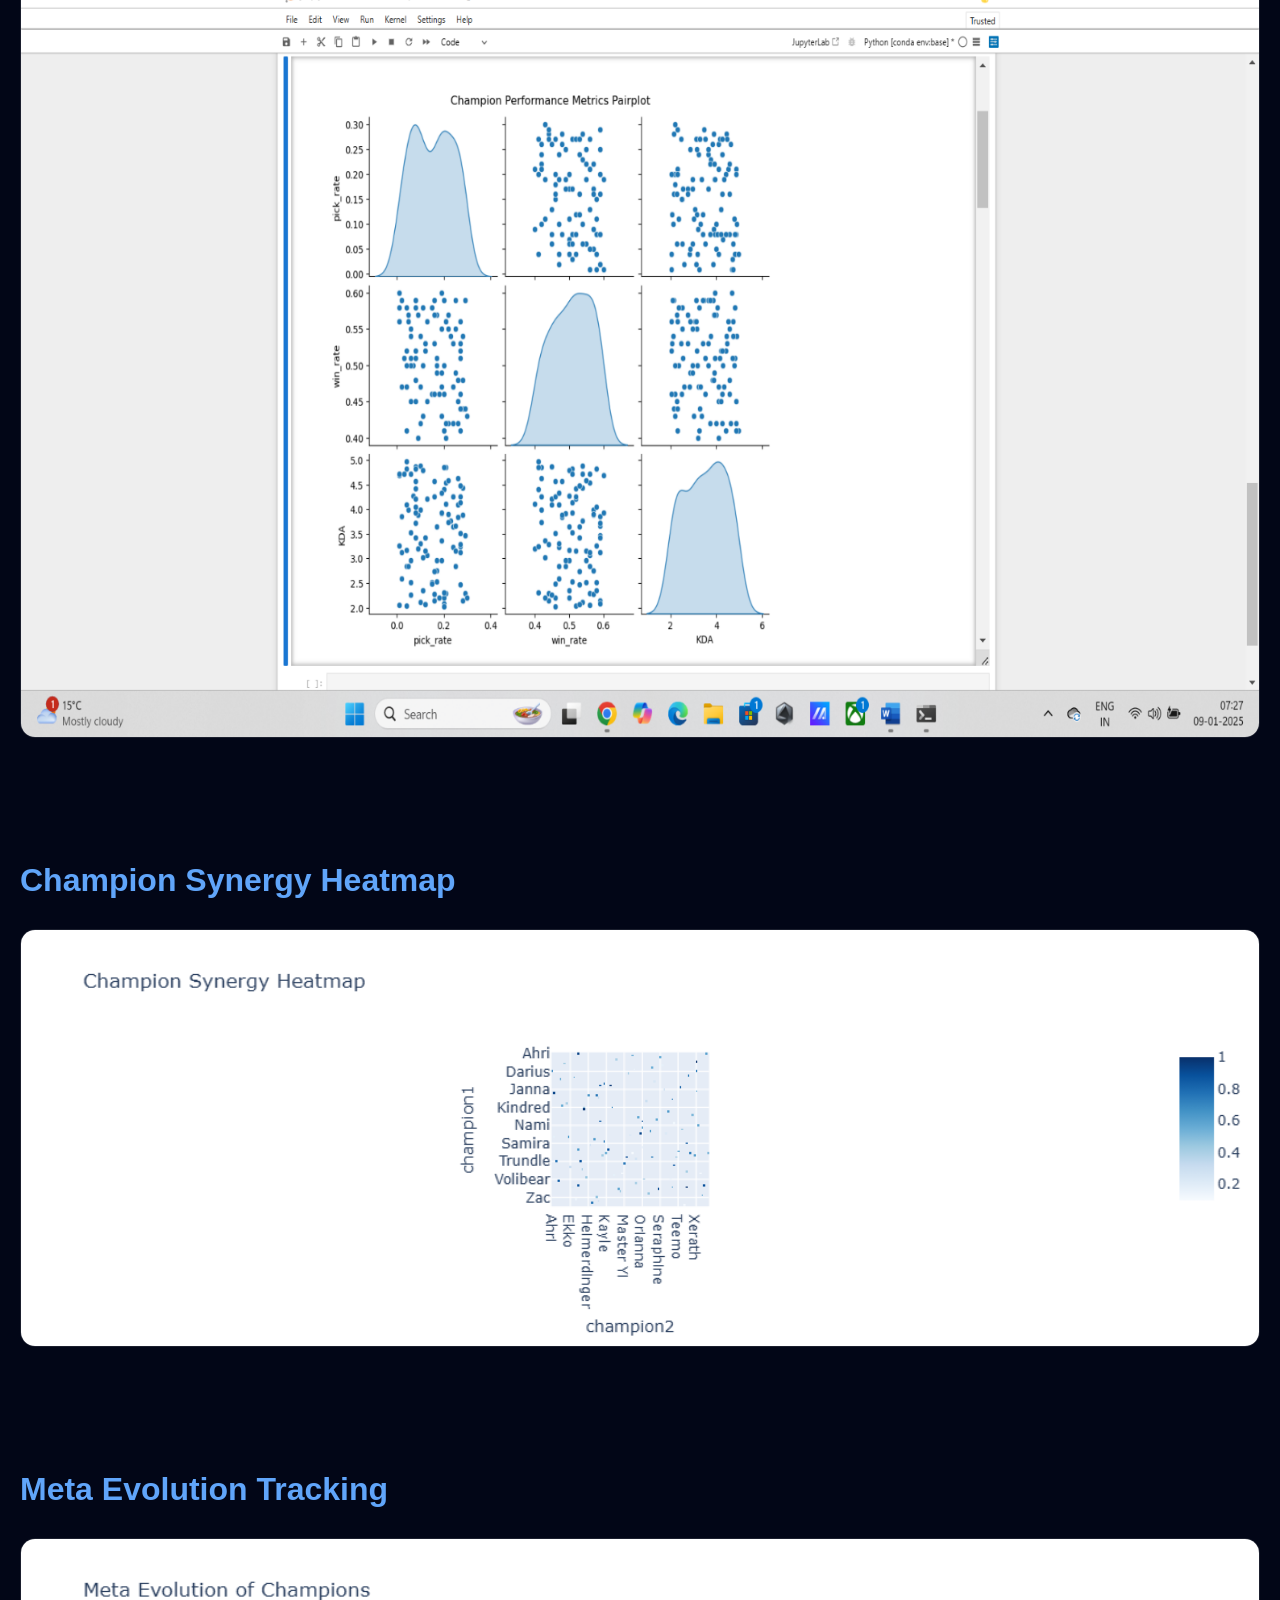
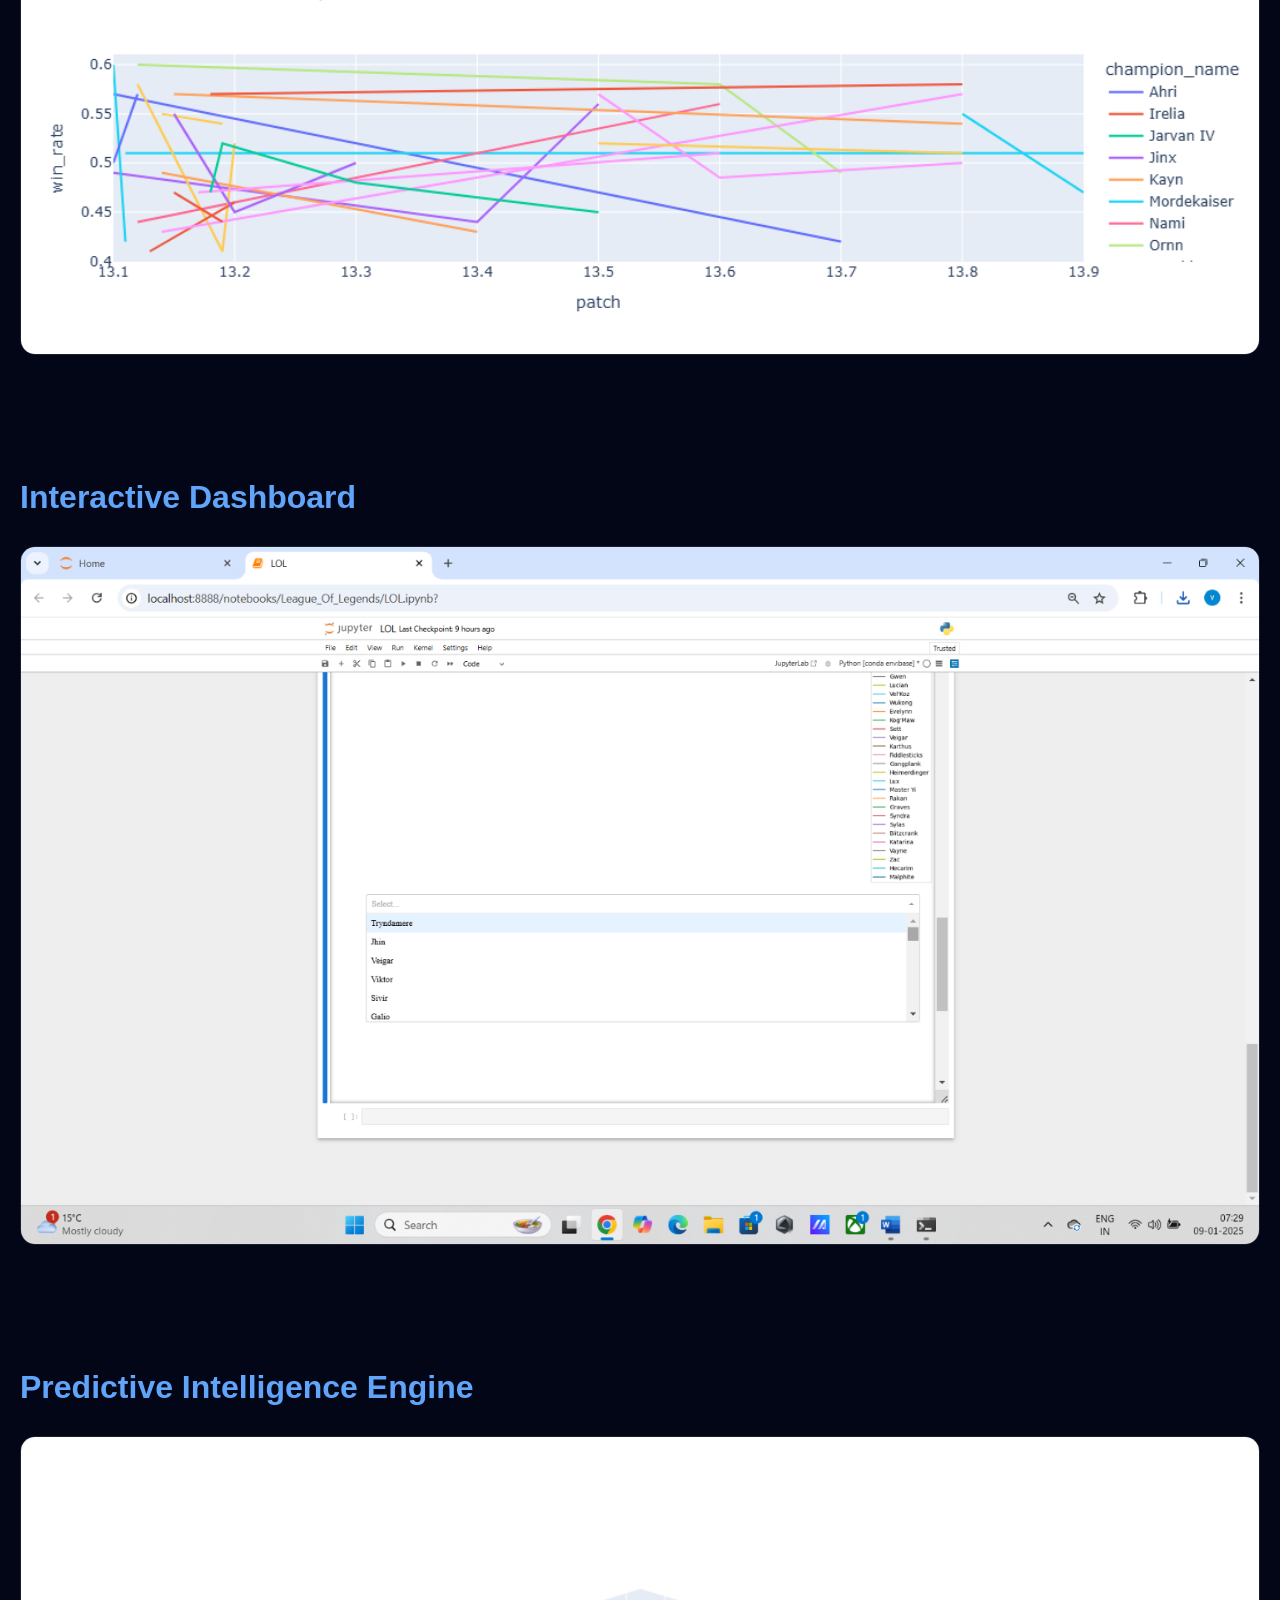
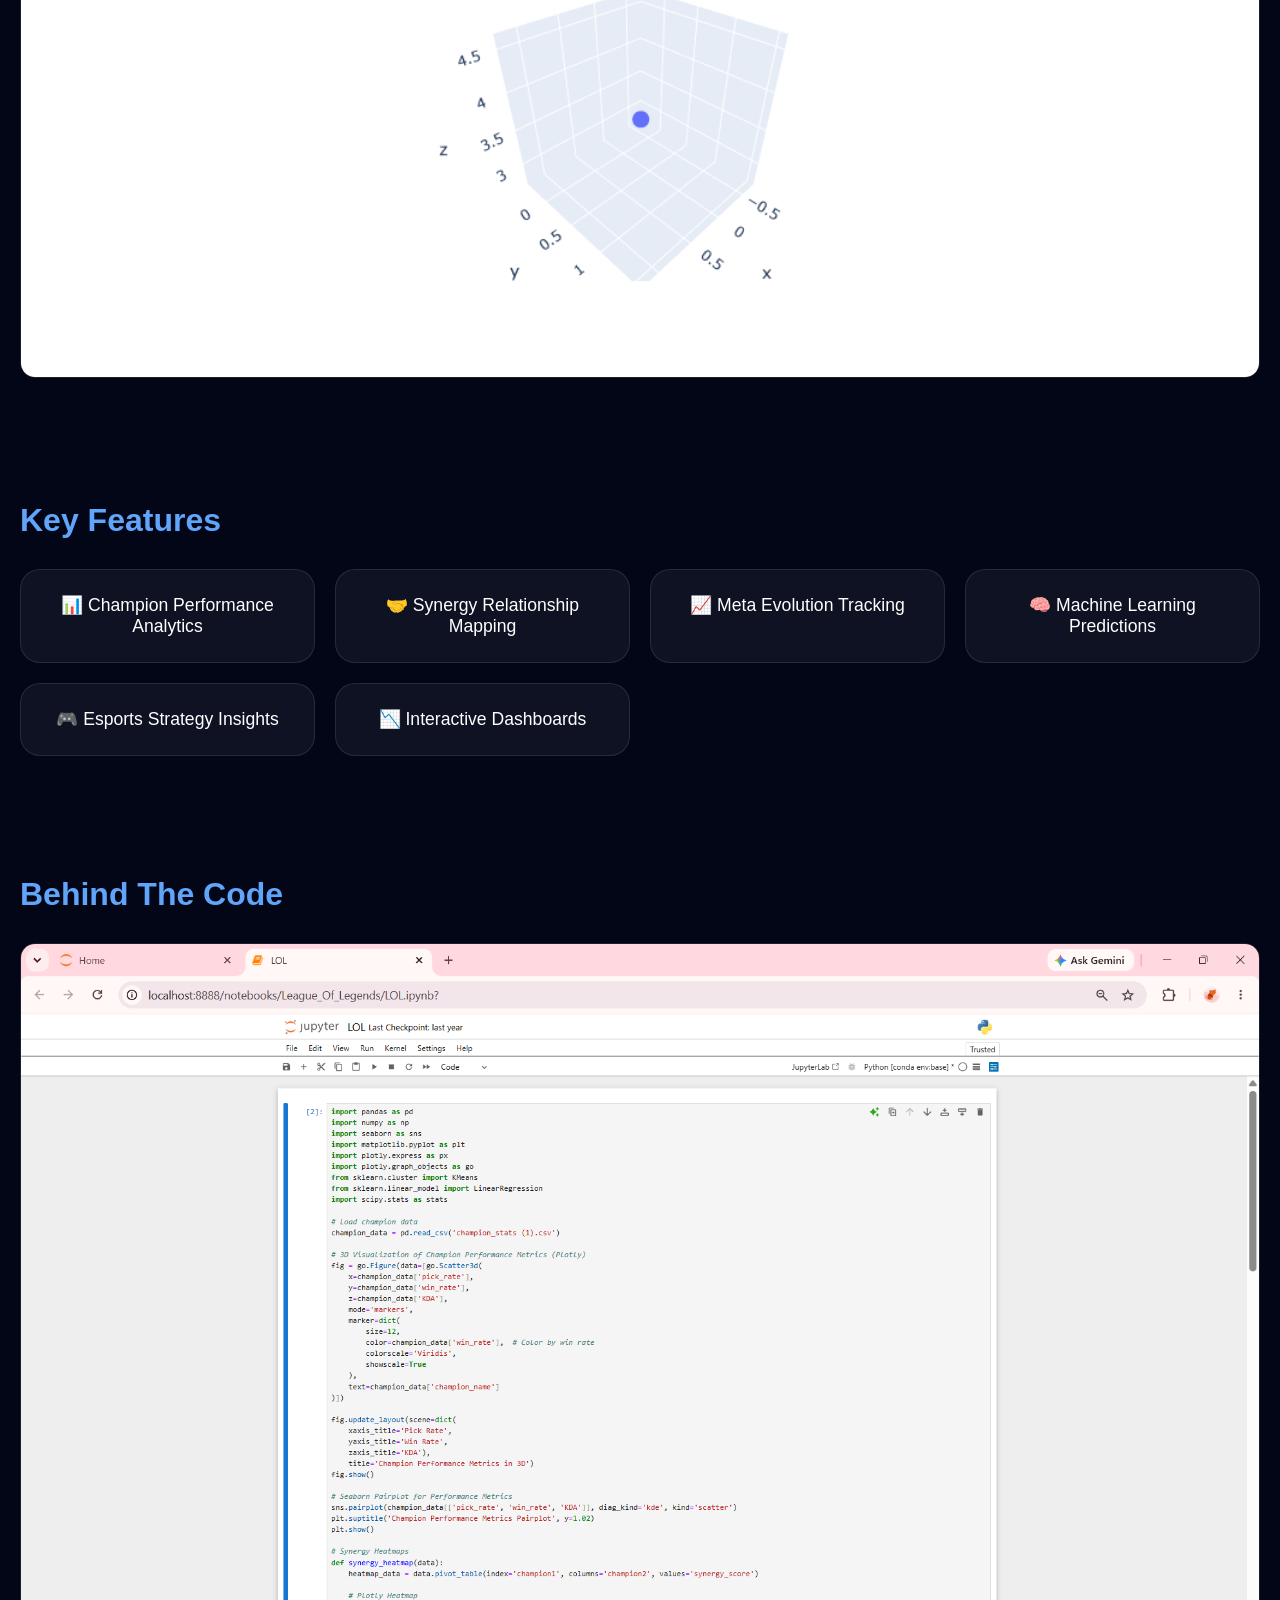
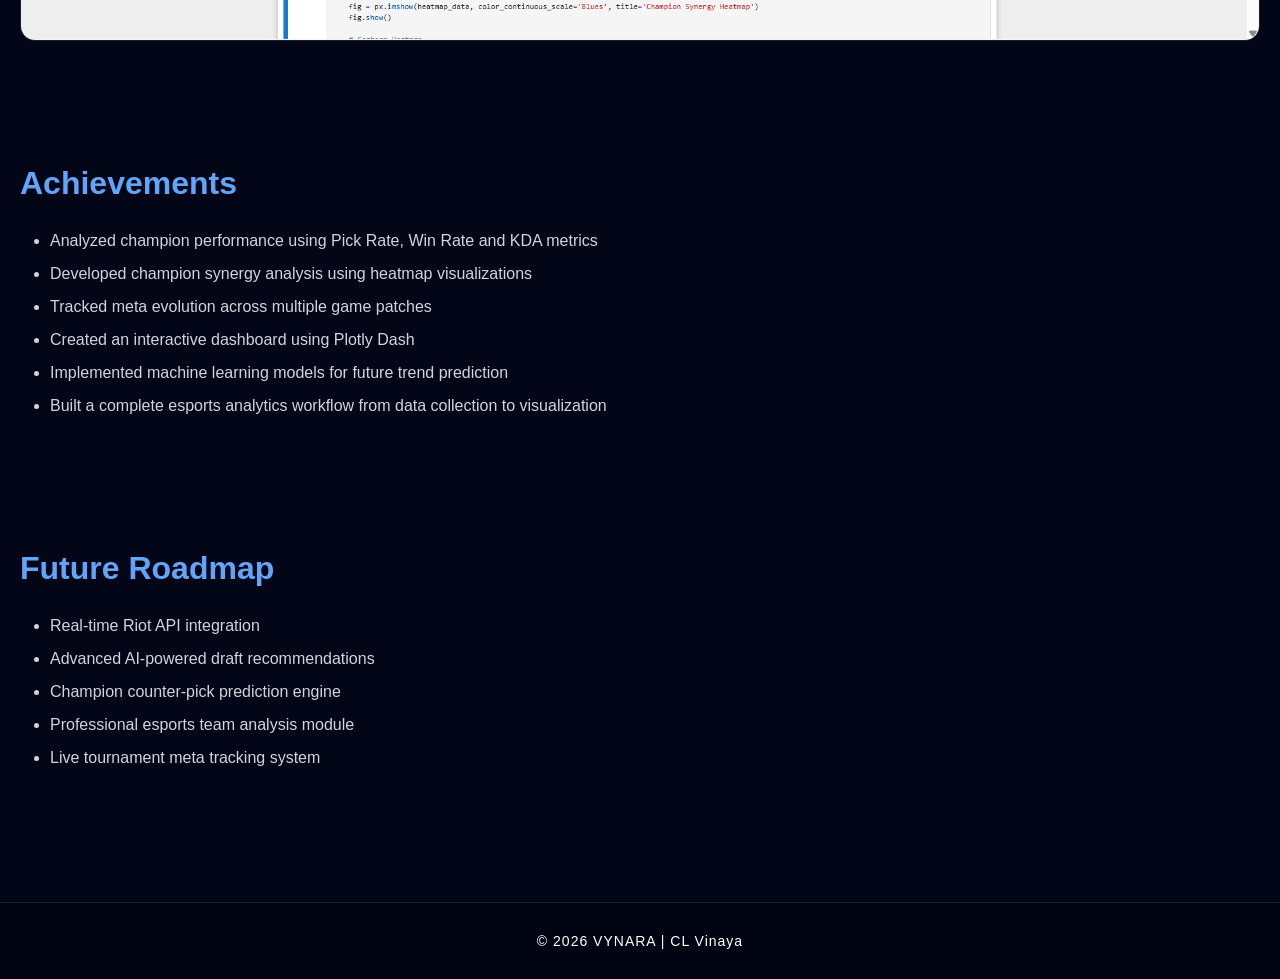
<file: pages/projects/leagueanalytics.html>
<!DOCTYPE html>

<html lang="en">

<head>

<meta charset="UTF-8">
<meta name="viewport" content="width=device-width, initial-scale=1.0">

<title>LEAGUE ANALYTICS | VYNARA</title>

<link rel="stylesheet" href="../../css/style.css">
<link rel="stylesheet" href="../../css/project.css">

</head>

<body>

<canvas id="background"></canvas>

<nav class="navbar">

<div class="logo">
VYNARA
</div>

<ul class="nav-links">

<li><a href="../../index.html">Home</a></li>

<li><a href="../projects.html">Projects</a></li>

</ul>

</nav>

<section class="project-hero">

<h1>LEAGUE ANALYTICS</h1>

<h2>
League of Legends Champion Meta Evolution
and Synergy Analysis Platform
</h2>

<img
src="../../assets/projects/leagueanalytics/hero-home.png"
class="hero-image"

>

</section>

<section class="section">

<h2>Project Vision</h2>

<p>

League Analytics is a data-driven esports intelligence platform
designed to uncover champion performance trends,
team composition strategies, synergy relationships,
and evolving meta dynamics in League of Legends.

The project combines advanced analytics,
interactive visualizations, and machine learning
to transform raw gameplay statistics into actionable
strategic insights for players, analysts,
coaches, and researchers.

</p>

</section>

<section class="tech-stack">

<h2>Technology Stack</h2>

<div class="cards">

<div class="card">Python</div>

<div class="card">Pandas</div>

<div class="card">NumPy</div>

<div class="card">Plotly</div>

<div class="card">Dash</div>

<div class="card">Scikit-Learn</div>

<div class="card">Matplotlib</div>

<div class="card">Seaborn</div>

<div class="card">Machine Learning</div>

<div class="card">Data Analytics</div>

</div>

</section>

<section class="section">

<h2>Champion Performance Analysis</h2>

<img
src="../../assets/projects/leagueanalytics/champion-performance.png"
class="developer-view"

>

</section>

<section class="section">

<h2>Champion Synergy Heatmap</h2>

<img
src="../../assets/projects/leagueanalytics/synergy-heatmap.png"
class="developer-view"

>

</section>

<section class="section">

<h2>Meta Evolution Tracking</h2>

<img
src="../../assets/projects/leagueanalytics/patch-evolution.png"
class="developer-view"

>

</section>

<section class="section">

<h2>Interactive Dashboard</h2>

<img
src="../../assets/projects/leagueanalytics/interactive-dashboard.png"
class="developer-view"

>

</section>

<section class="section">

<h2>Predictive Intelligence Engine</h2>

<img
src="../../assets/projects/leagueanalytics/machine-learning-engine.png"
class="developer-view"

>

</section>

<section class="section">

<h2>Key Features</h2>

<div class="feature-grid">

<div class="feature-card">
📊 Champion Performance Analytics
</div>

<div class="feature-card">
🤝 Synergy Relationship Mapping
</div>

<div class="feature-card">
📈 Meta Evolution Tracking
</div>

<div class="feature-card">
🧠 Machine Learning Predictions
</div>

<div class="feature-card">
🎮 Esports Strategy Insights
</div>

<div class="feature-card">
📉 Interactive Dashboards
</div>

</div>

</section>

<section class="section">

<h2>Behind The Code</h2>

<img
src="../../assets/projects/leagueanalytics/developer-view.png"
class="developer-view"

>

</section>

<section class="section">

<h2>Achievements</h2>

<ul>

<li>Analyzed champion performance using Pick Rate, Win Rate and KDA metrics</li>

<li>Developed champion synergy analysis using heatmap visualizations</li>

<li>Tracked meta evolution across multiple game patches</li>

<li>Created an interactive dashboard using Plotly Dash</li>

<li>Implemented machine learning models for future trend prediction</li>

<li>Built a complete esports analytics workflow from data collection to visualization</li>

</ul>

</section>

<section class="section">

<h2>Future Roadmap</h2>

<ul>

<li>Real-time Riot API integration</li>

<li>Advanced AI-powered draft recommendations</li>

<li>Champion counter-pick prediction engine</li>

<li>Professional esports team analysis module</li>

<li>Live tournament meta tracking system</li>

</ul>

</section>
<footer class="footer">

    <p>
        © 2026 VYNARA | CL Vinaya
    </p>

</footer>
<script src="../../js/particles.js"></script>

</body>

</html>
</file>
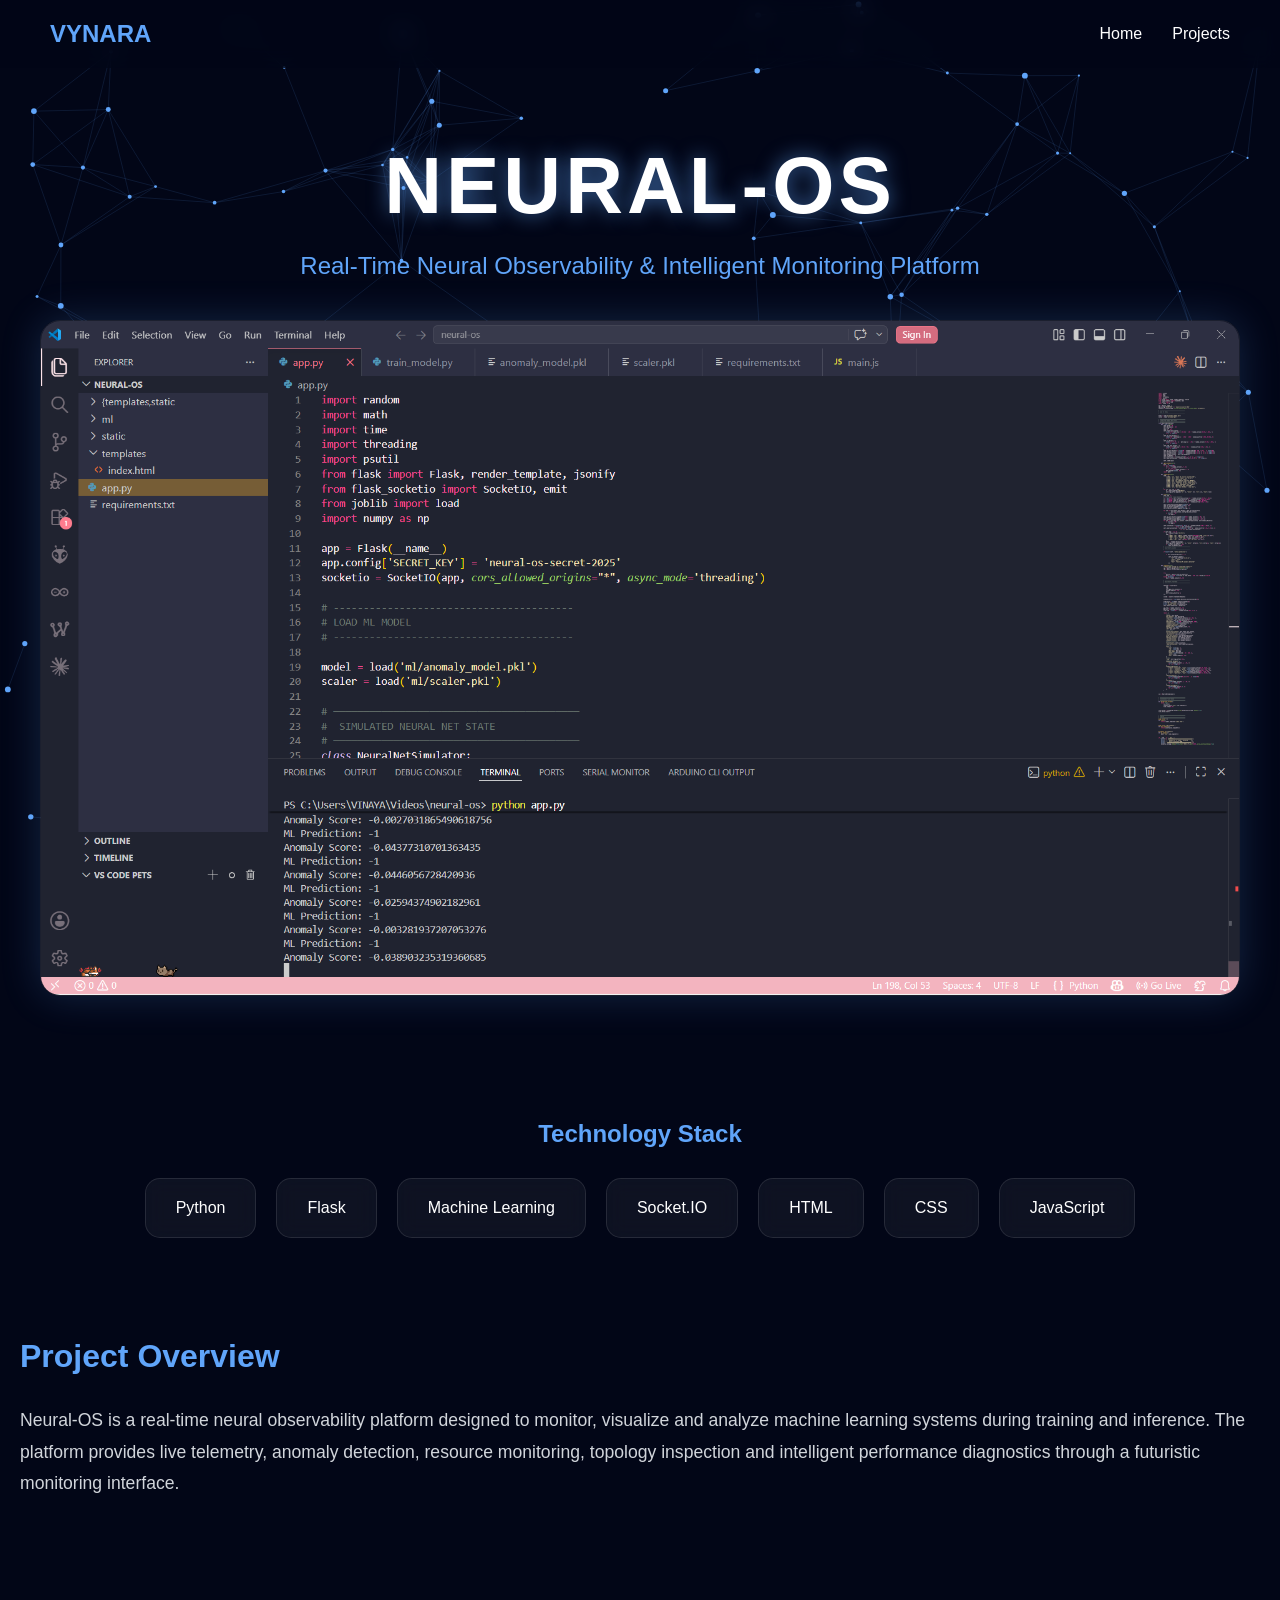
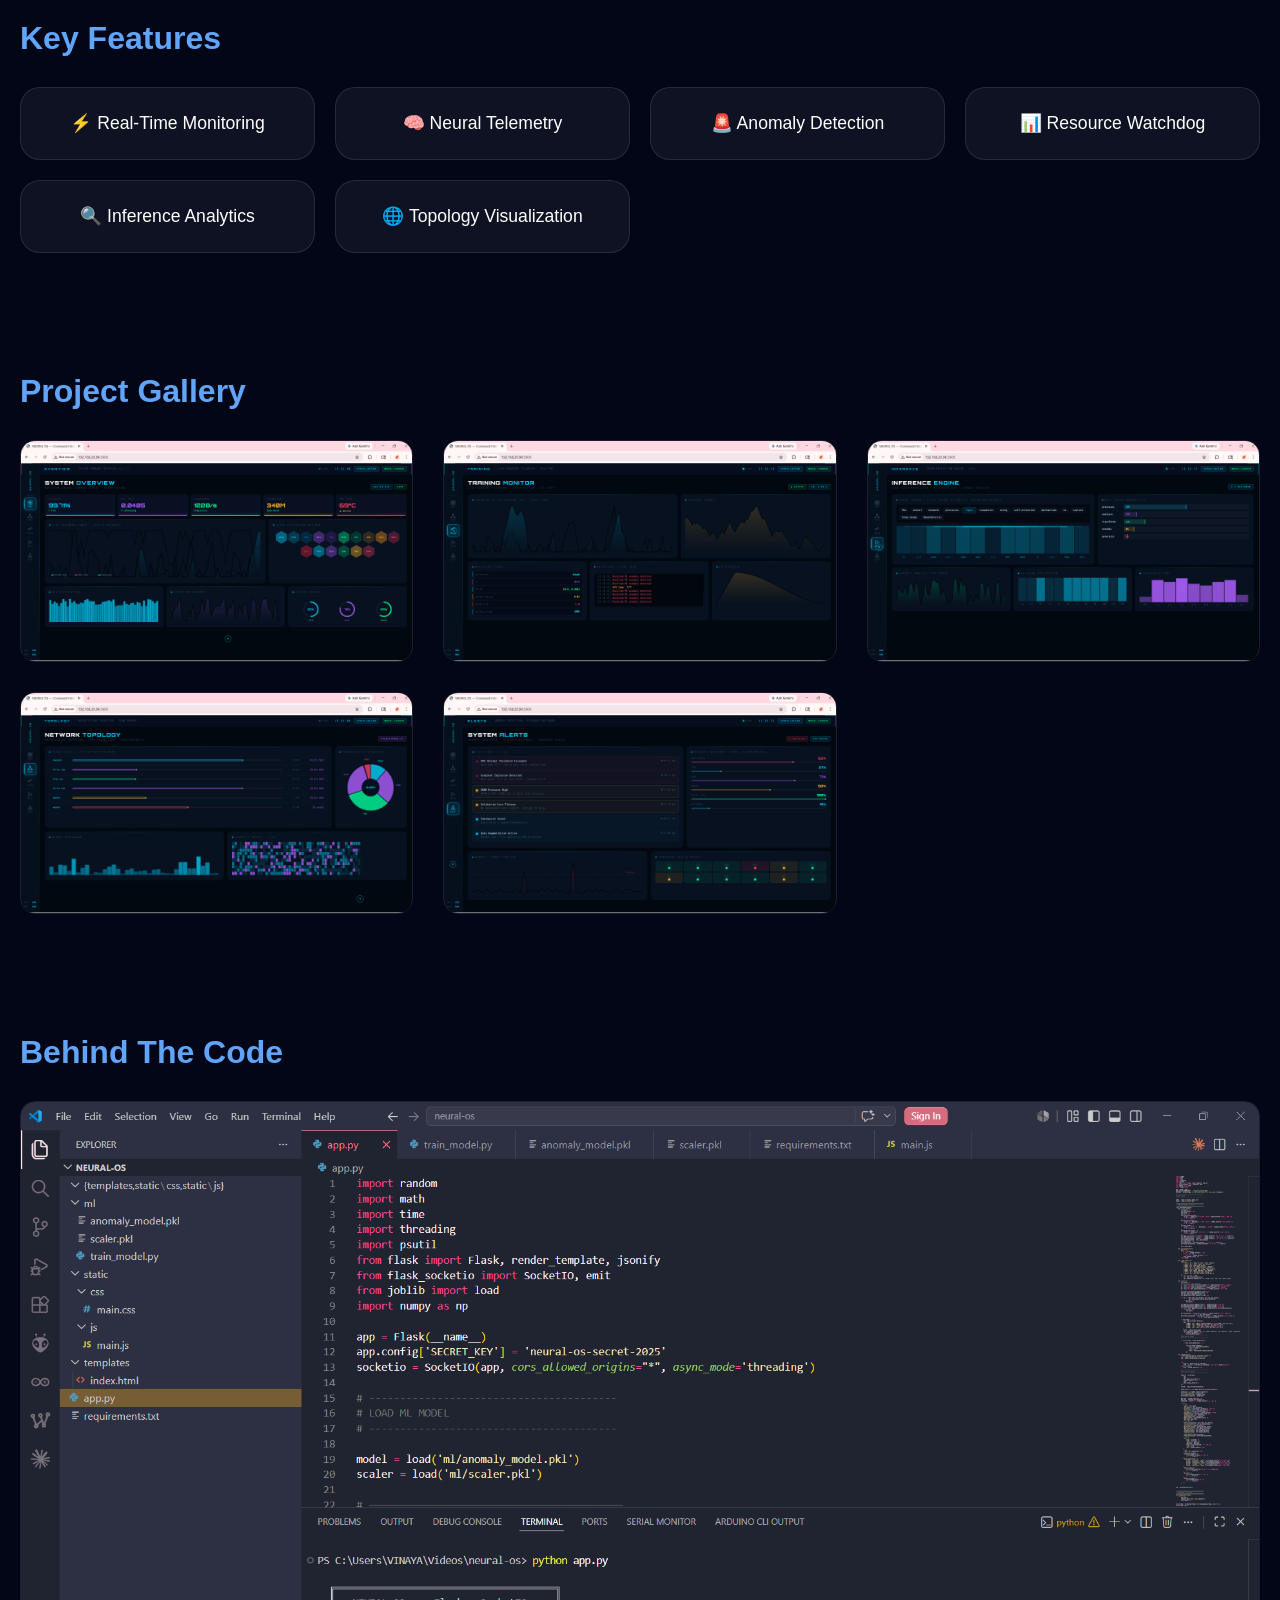
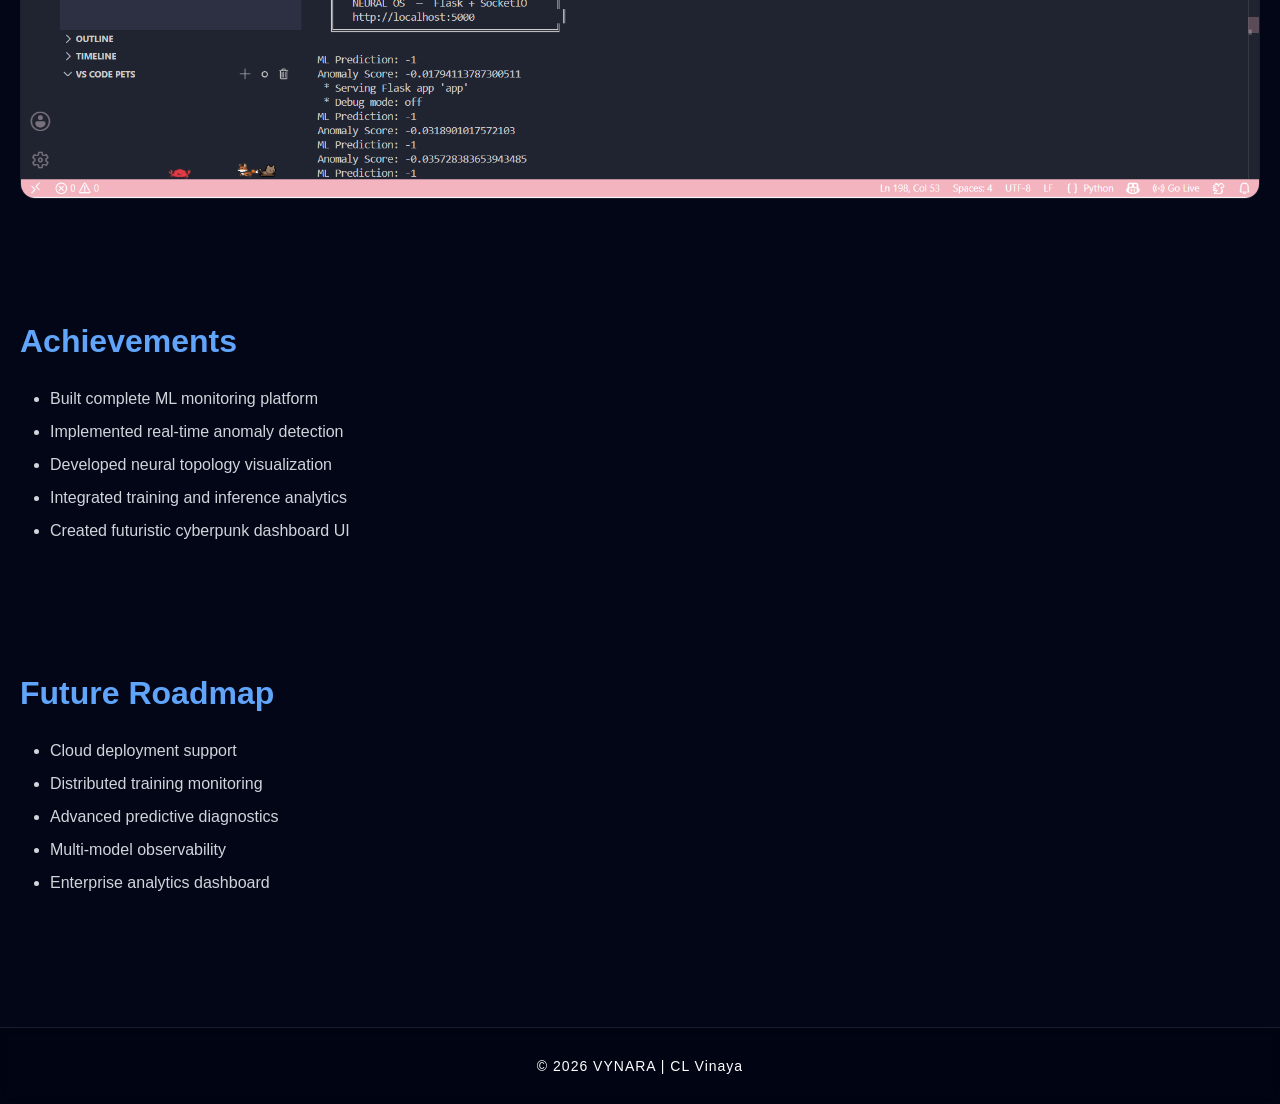
<file: pages/projects/neuralos.html>
<!DOCTYPE html>

<html lang="en">

<head>

<meta charset="UTF-8">
<meta name="viewport" content="width=device-width, initial-scale=1.0">

<title>Neural-OS | VYNARA</title>

<link rel="stylesheet" href="../../css/style.css">
<link rel="stylesheet" href="../../css/project.css">

</head>

<body>

<canvas id="background"></canvas>

<nav class="navbar">

<div class="logo">
VYNARA
</div>

<ul class="nav-links">

<li><a href="../../index.html">Home</a></li>
<li><a href="../projects.html">Projects</a></li>

</ul>

</nav>

<section class="project-hero">

<h1>NEURAL-OS</h1>

<h2>
Real-Time Neural Observability &
Intelligent Monitoring Platform
</h2>

<img
src="../../assets/projects/neuralos/hero.png"
class="hero-image"

>

</section>

<section class="tech-stack">

<h2>Technology Stack</h2>

<div class="cards">

<div class="card">Python</div>
<div class="card">Flask</div>
<div class="card">Machine Learning</div>
<div class="card">Socket.IO</div>
<div class="card">HTML</div>
<div class="card">CSS</div>
<div class="card">JavaScript</div>

</div>

</section>

<section class="section">

<h2>Project Overview</h2>

<p>

Neural-OS is a real-time neural observability platform designed to
monitor, visualize and analyze machine learning systems during
training and inference.

The platform provides live telemetry, anomaly detection,
resource monitoring, topology inspection and intelligent
performance diagnostics through a futuristic monitoring interface.

</p>

</section>

<section class="section">

<h2>Key Features</h2>

<div class="feature-grid">

<div class="feature-card">
⚡ Real-Time Monitoring
</div>

<div class="feature-card">
🧠 Neural Telemetry
</div>

<div class="feature-card">
🚨 Anomaly Detection
</div>

<div class="feature-card">
📊 Resource Watchdog
</div>

<div class="feature-card">
🔍 Inference Analytics
</div>

<div class="feature-card">
🌐 Topology Visualization
</div>

</div>

</section>

<section class="section">

<h2>Project Gallery</h2>

<div class="gallery">

<img src="../../assets/projects/neuralos/overview.png">

<img src="../../assets/projects/neuralos/training.png">

<img src="../../assets/projects/neuralos/inference.png">

<img src="../../assets/projects/neuralos/topology.png">

<img src="../../assets/projects/neuralos/alerts.png">

</div>

</section>

<section class="section">

<h2>Behind The Code</h2>

<img
src="../../assets/projects/neuralos/developer-view.png"
class="developer-view"

>

</section>

<section class="section">

<h2>Achievements</h2>

<ul>

<li>Built complete ML monitoring platform</li>

<li>Implemented real-time anomaly detection</li>

<li>Developed neural topology visualization</li>

<li>Integrated training and inference analytics</li>

<li>Created futuristic cyberpunk dashboard UI</li>

</ul>

</section>

<section class="section">

<h2>Future Roadmap</h2>

<ul>

<li>Cloud deployment support</li>

<li>Distributed training monitoring</li>

<li>Advanced predictive diagnostics</li>

<li>Multi-model observability</li>

<li>Enterprise analytics dashboard</li>

</ul>

</section>
<footer class="footer">

    <p>
        © 2026 VYNARA | CL Vinaya
    </p>

</footer>
<script src="../../js/particles.js"></script>

</body>

</html>
</file>
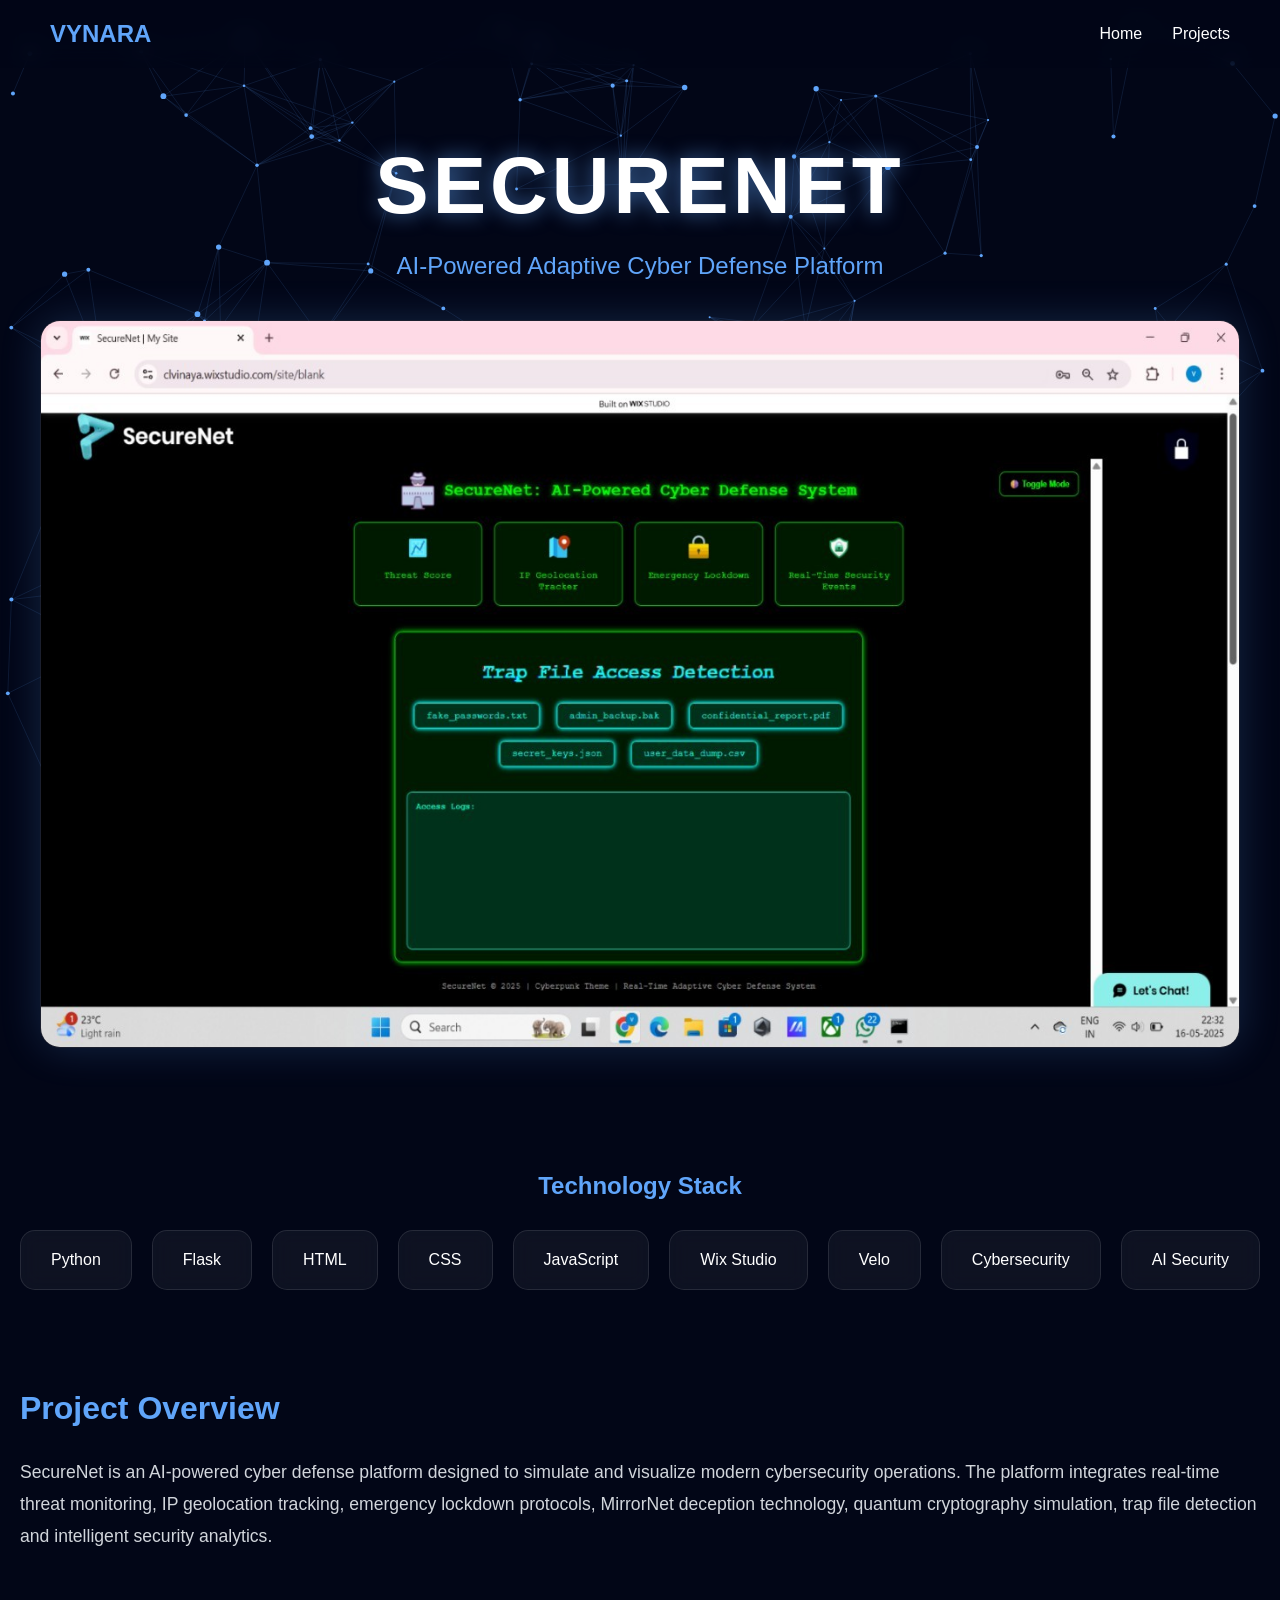
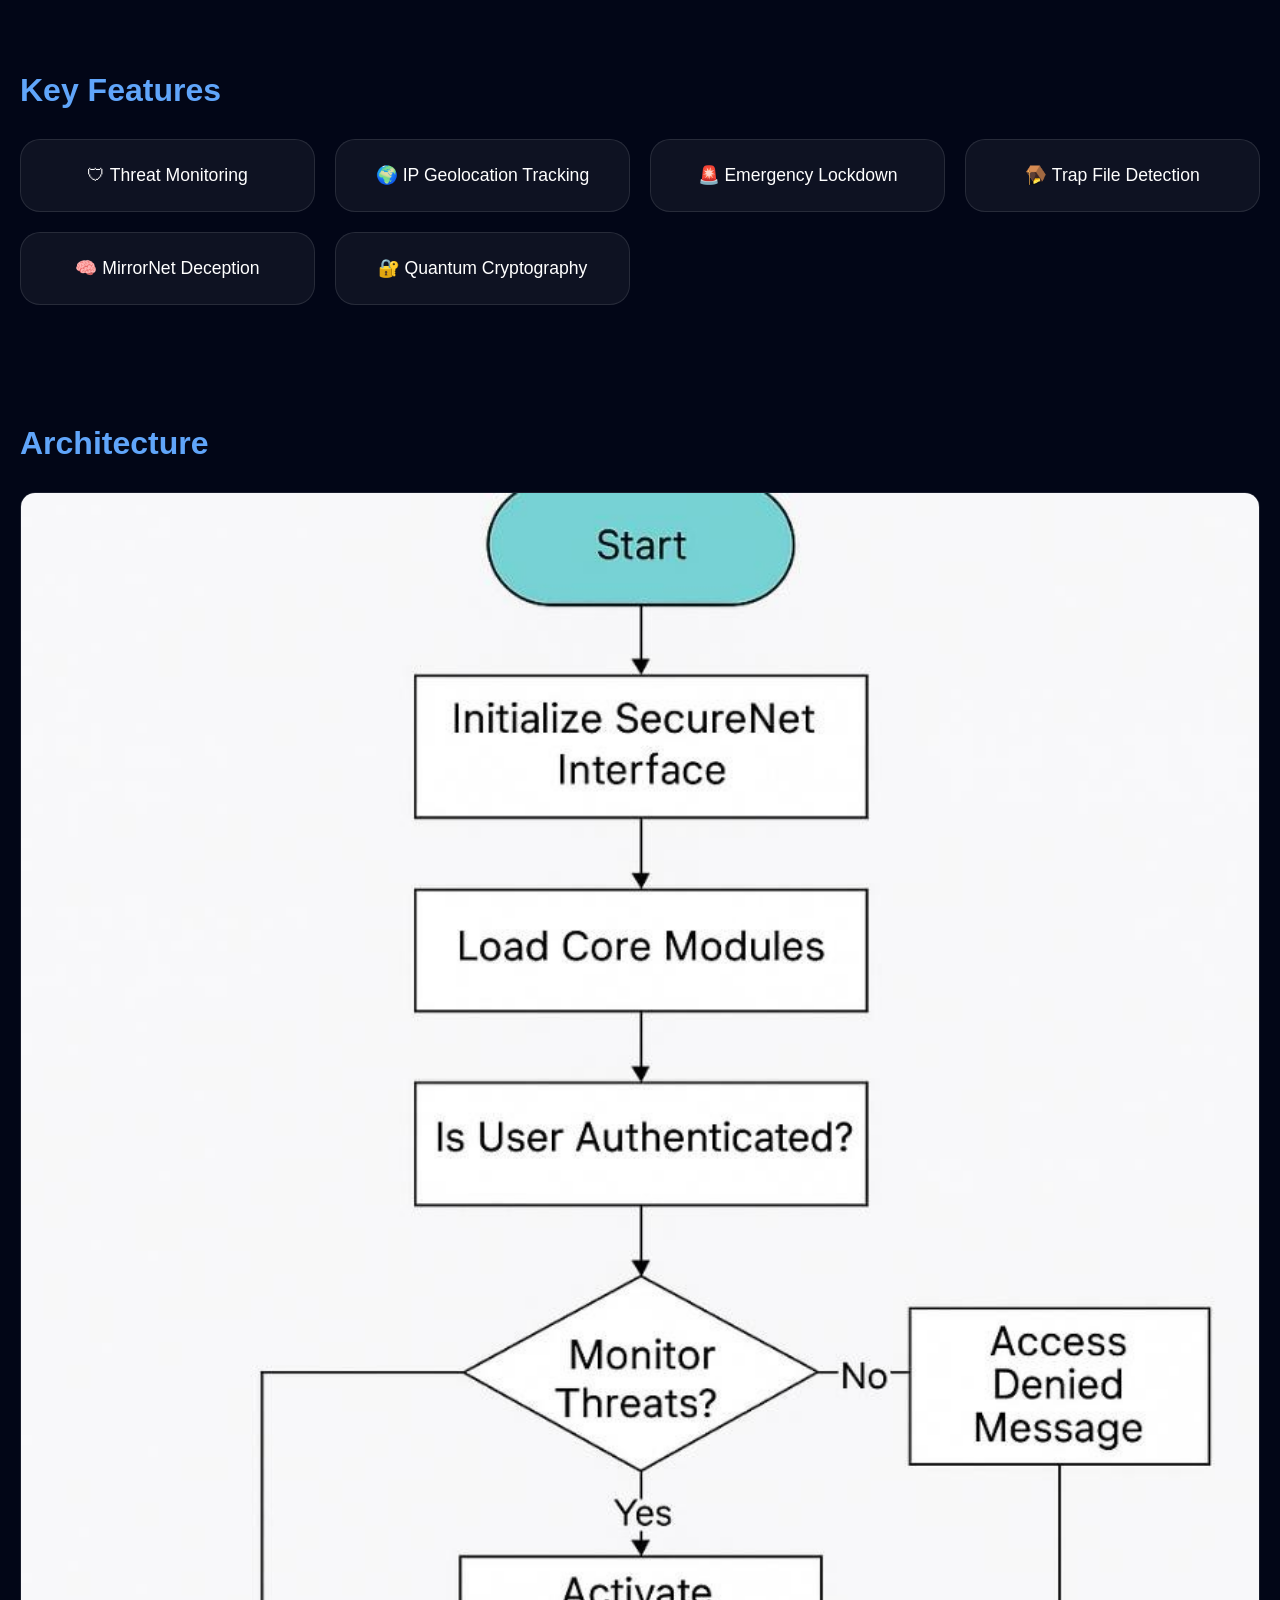
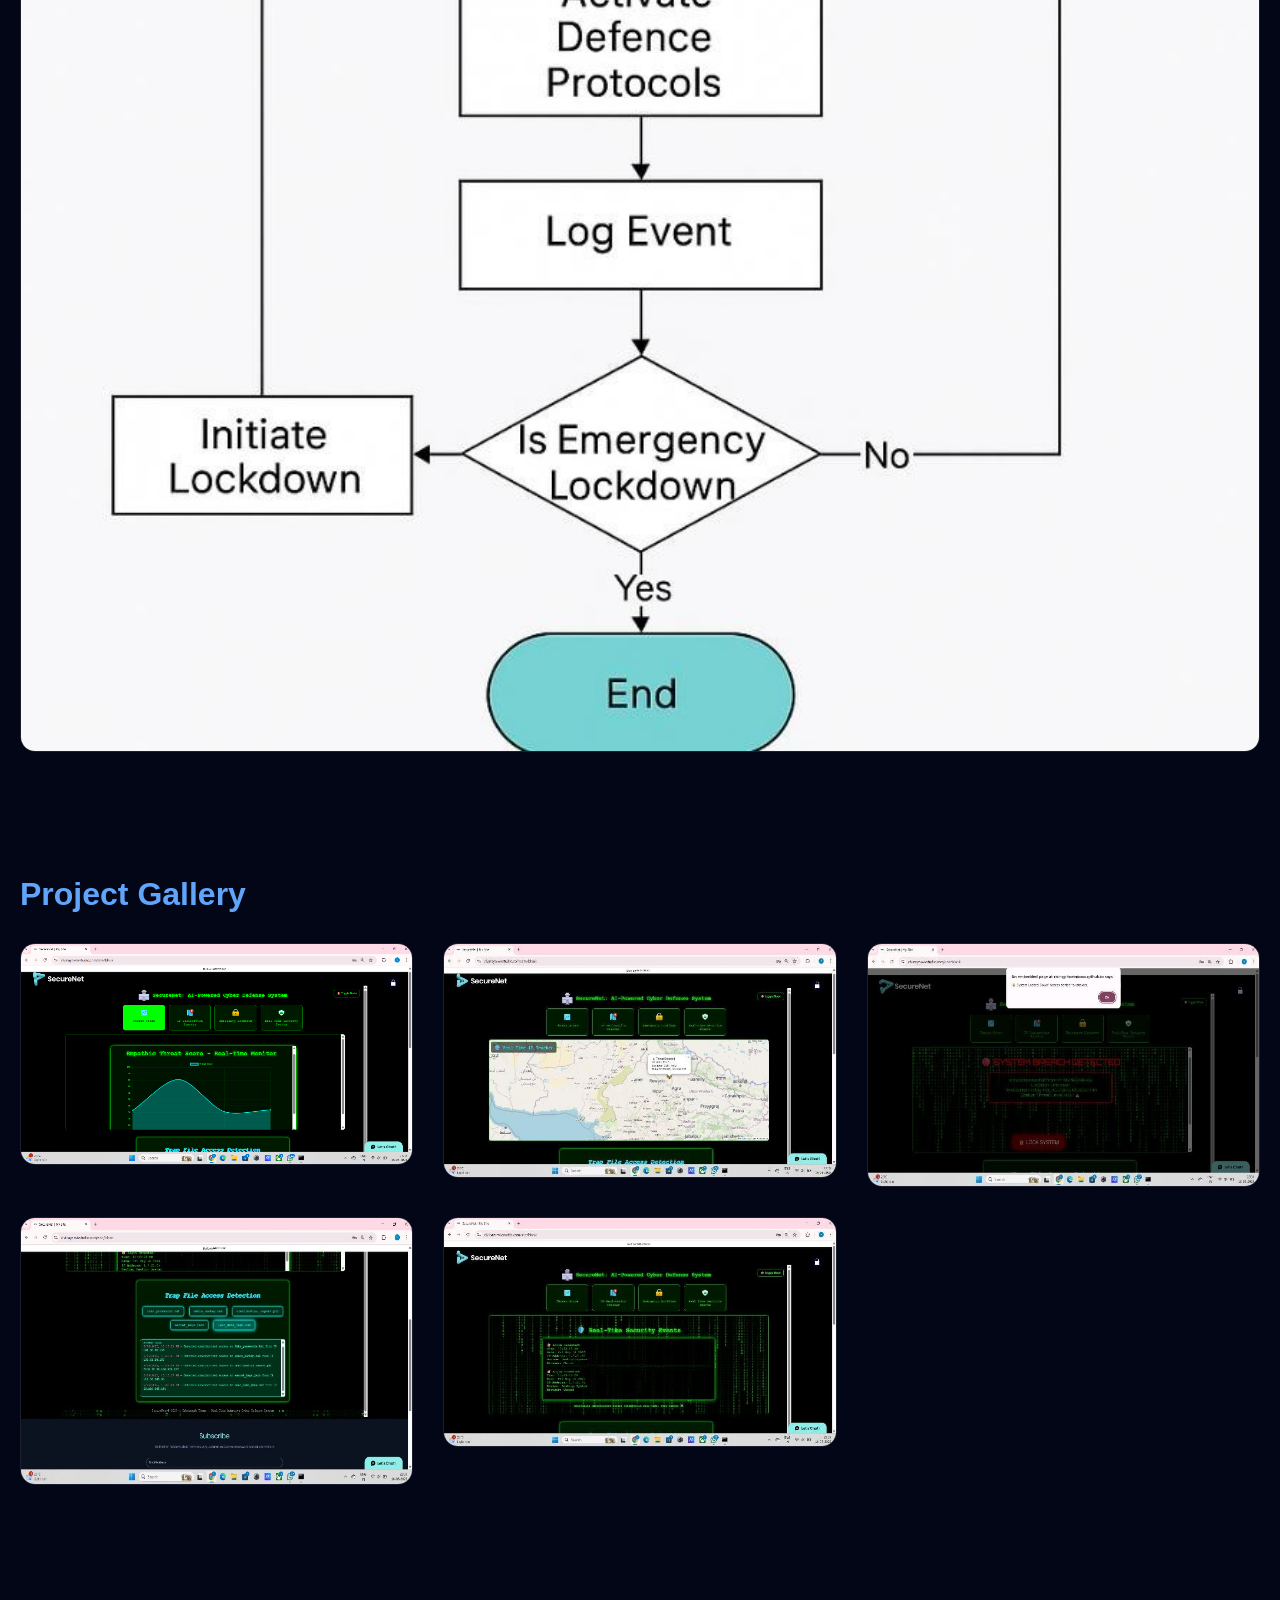
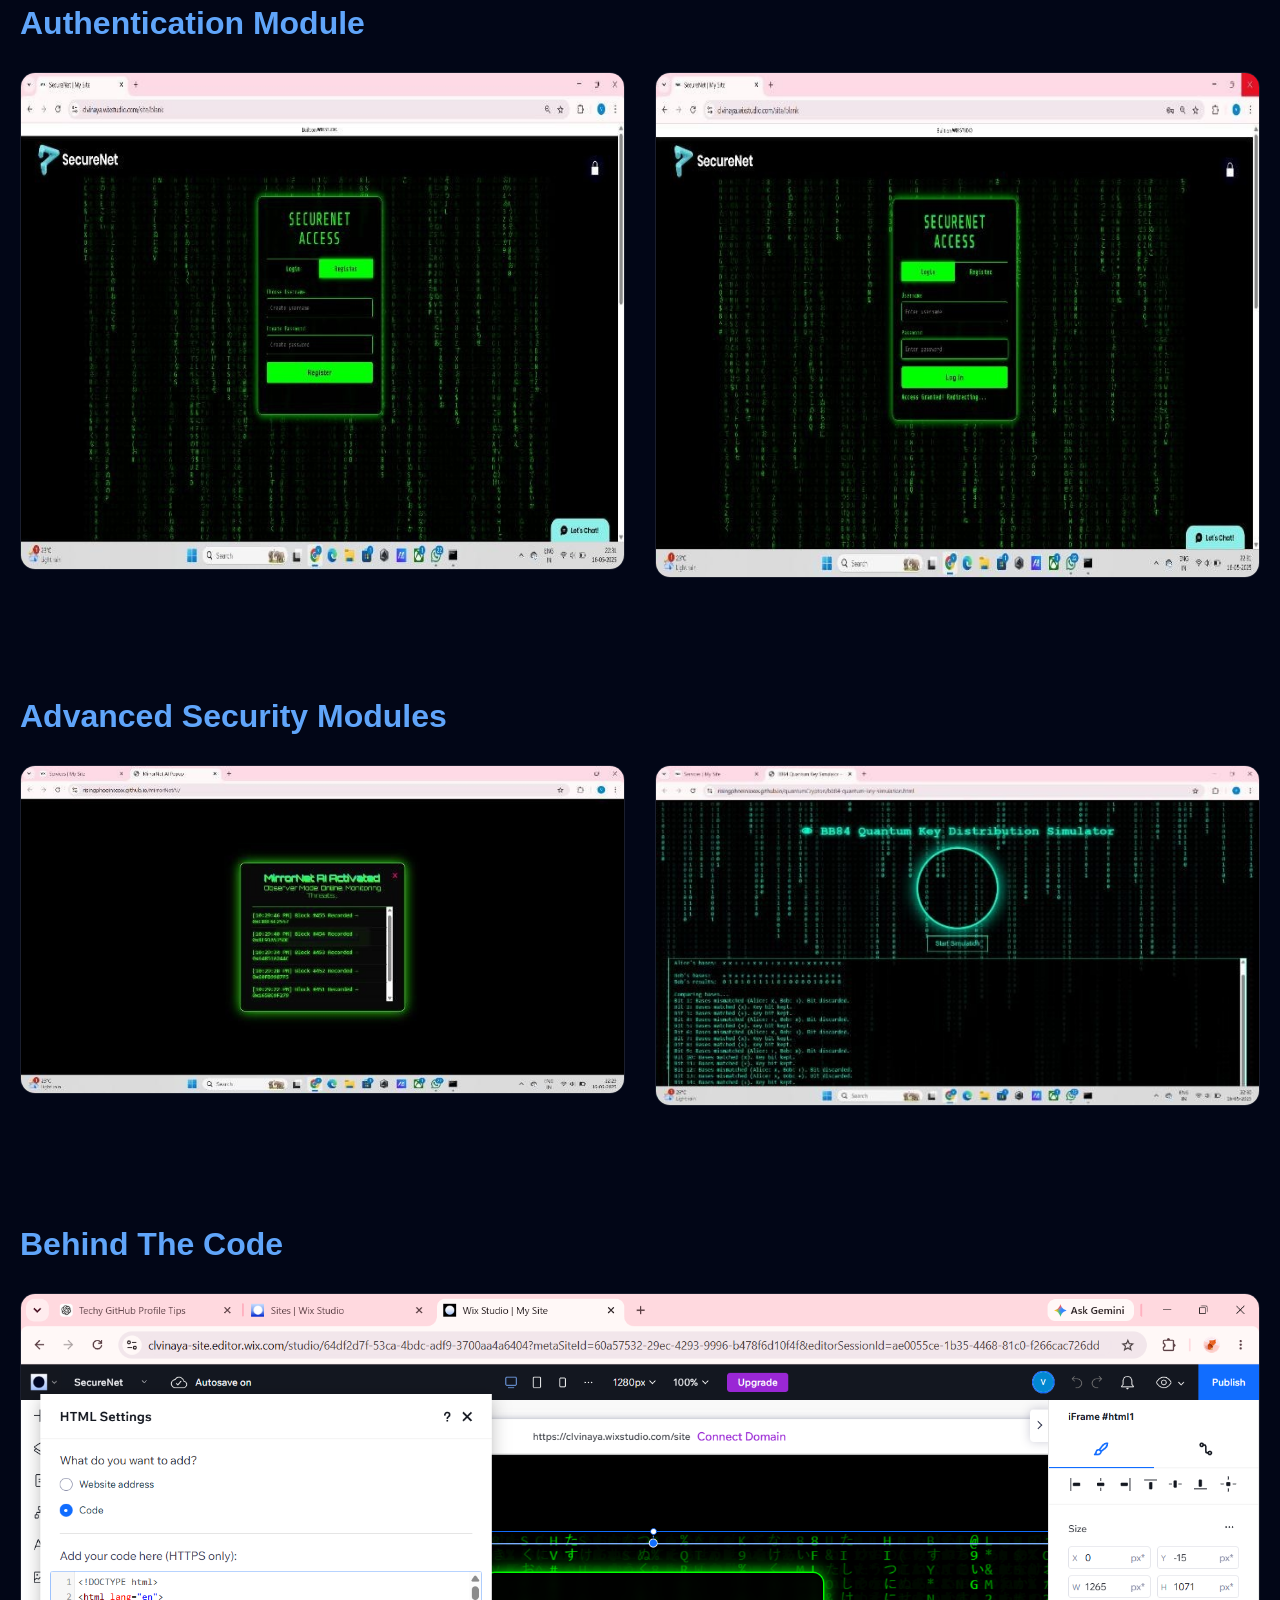
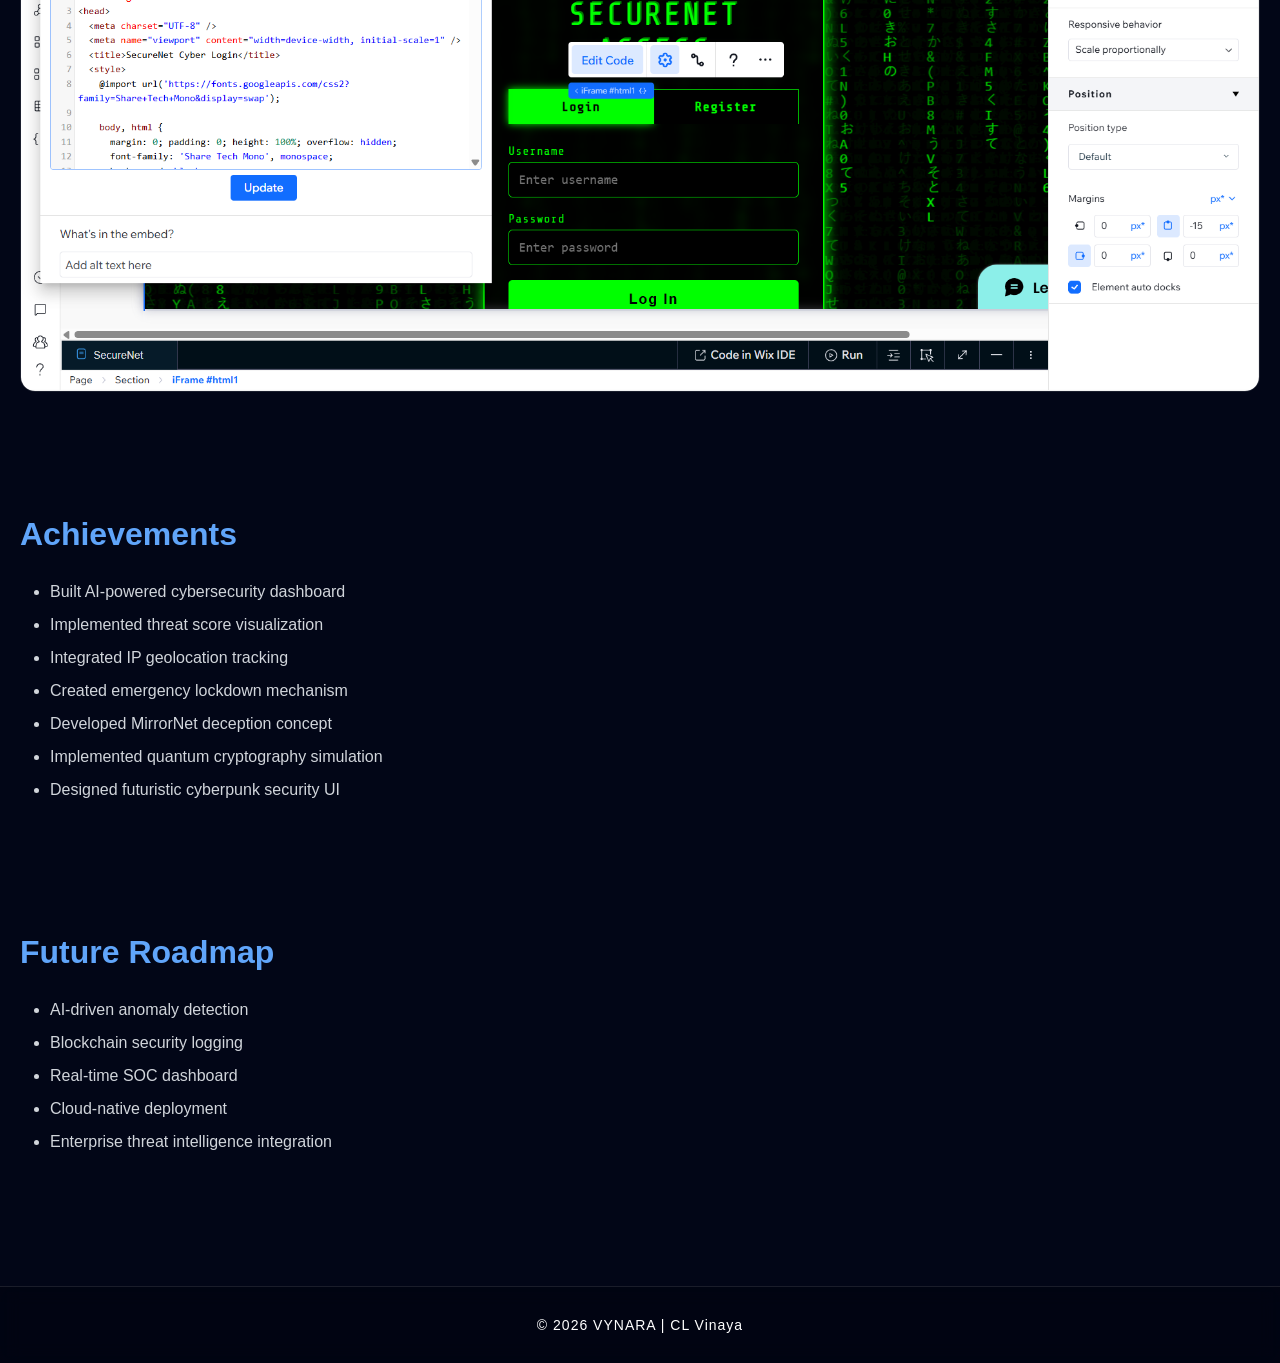
<file: pages/projects/securenet.html>
<!DOCTYPE html>
<html lang="en">

<head>

<meta charset="UTF-8">
<meta name="viewport" content="width=device-width, initial-scale=1.0">

<title>SecureNet | VYNARA</title>

<link rel="stylesheet" href="../../css/style.css">
<link rel="stylesheet" href="../../css/project.css">

</head>

<body>

<canvas id="background"></canvas>

<nav class="navbar">

<div class="logo">
VYNARA
</div>

<ul class="nav-links">

<li><a href="../../index.html">Home</a></li>

<li><a href="../projects.html">Projects</a></li>

</ul>

</nav>

<section class="project-hero">

<h1>SECURENET</h1>

<h2>
AI-Powered Adaptive Cyber Defense Platform
</h2>

<img
src="../../assets/projects/securenet/hero-dashboard.jpg"
class="hero-image"
>

</section>

<section class="tech-stack">

<h2>Technology Stack</h2>

<div class="cards">

<div class="card">Python</div>

<div class="card">Flask</div>

<div class="card">HTML</div>

<div class="card">CSS</div>

<div class="card">JavaScript</div>

<div class="card">Wix Studio</div>

<div class="card">Velo</div>

<div class="card">Cybersecurity</div>

<div class="card">AI Security</div>

</div>

</section>

<section class="section">

<h2>Project Overview</h2>

<p>

SecureNet is an AI-powered cyber defense platform designed
to simulate and visualize modern cybersecurity operations.

The platform integrates real-time threat monitoring,
IP geolocation tracking, emergency lockdown protocols,
MirrorNet deception technology, quantum cryptography
simulation, trap file detection and intelligent
security analytics.

</p>

</section>

<section class="section">

<h2>Key Features</h2>

<div class="feature-grid">

<div class="feature-card">
🛡 Threat Monitoring
</div>

<div class="feature-card">
🌍 IP Geolocation Tracking
</div>

<div class="feature-card">
🚨 Emergency Lockdown
</div>

<div class="feature-card">
🪤 Trap File Detection
</div>

<div class="feature-card">
🧠 MirrorNet Deception
</div>

<div class="feature-card">
🔐 Quantum Cryptography
</div>

</div>

</section>

<section class="section">

<h2>Architecture</h2>

<img
src="../../assets/projects/securenet/architecture.jpg"
class="developer-view"
>

</section>

<section class="section">

<h2>Project Gallery</h2>

<div class="gallery">

<img src="../../assets/projects/securenet/threat-score.png">

<img src="../../assets/projects/securenet/ip-tracker.jpg">

<img src="../../assets/projects/securenet/lockdown.jpg">

<img src="../../assets/projects/securenet/trap-files.jpg">

<img src="../../assets/projects/securenet/security-events.jpg">

</div>

</section>

<section class="section">

<h2>Authentication Module</h2>

<div class="gallery">

<img src="../../assets/projects/securenet/register.jpg">

<img src="../../assets/projects/securenet/login.jpg">

</div>

</section>

<section class="section">

<h2>Advanced Security Modules</h2>

<div class="gallery">

<img src="../../assets/projects/securenet/mirrornet.jpg">

<img src="../../assets/projects/securenet/quantum-security.jpg">

</div>

</section>

<section class="section">

<h2>Behind The Code</h2>

<img
src="../../assets/projects/securenet/developer-view.png"
class="developer-view"
>

</section>

<section class="section">

<h2>Achievements</h2>

<ul>

<li>Built AI-powered cybersecurity dashboard</li>

<li>Implemented threat score visualization</li>

<li>Integrated IP geolocation tracking</li>

<li>Created emergency lockdown mechanism</li>

<li>Developed MirrorNet deception concept</li>

<li>Implemented quantum cryptography simulation</li>

<li>Designed futuristic cyberpunk security UI</li>

</ul>

</section>

<section class="section">

<h2>Future Roadmap</h2>

<ul>

<li>AI-driven anomaly detection</li>

<li>Blockchain security logging</li>

<li>Real-time SOC dashboard</li>

<li>Cloud-native deployment</li>

<li>Enterprise threat intelligence integration</li>

</ul>

</section>
<footer class="footer">

    <p>
        © 2026 VYNARA | CL Vinaya
    </p>

</footer>
<script src="../../js/particles.js"></script>

</body>

</html>
</file>
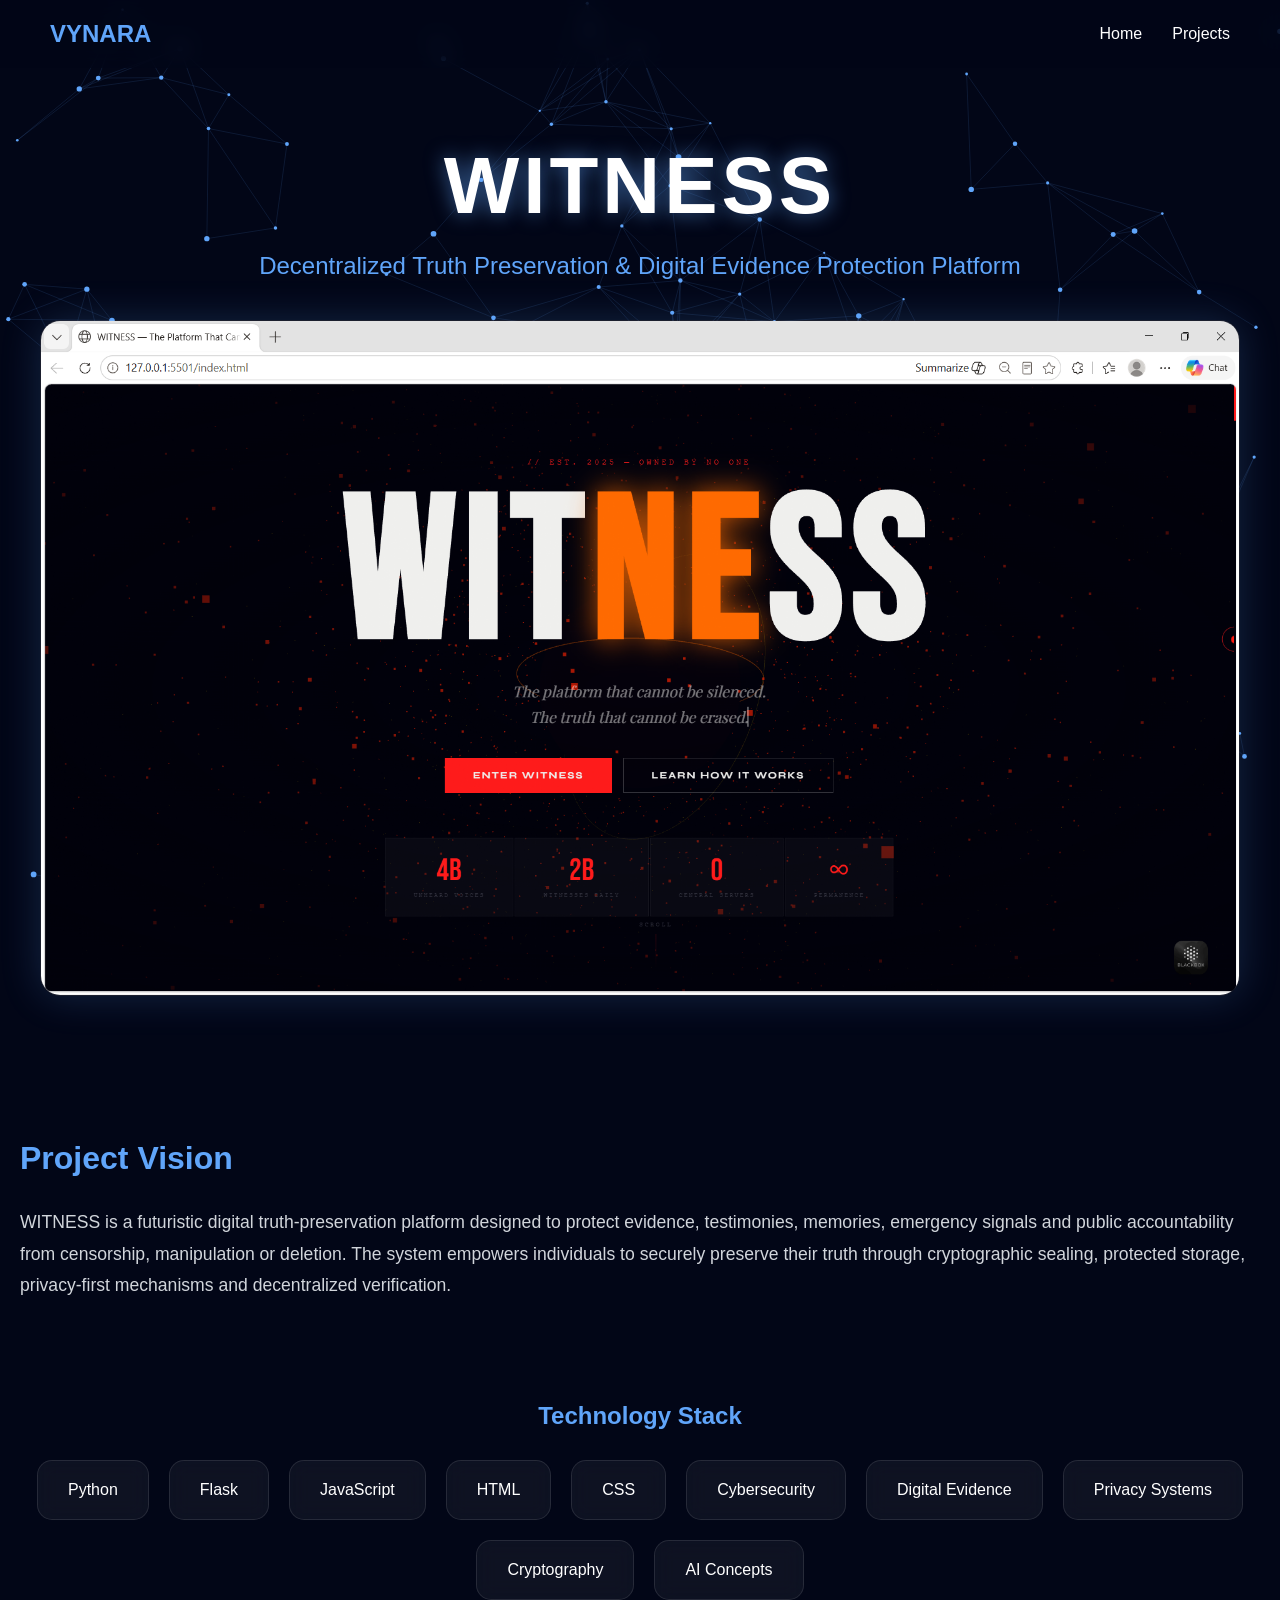
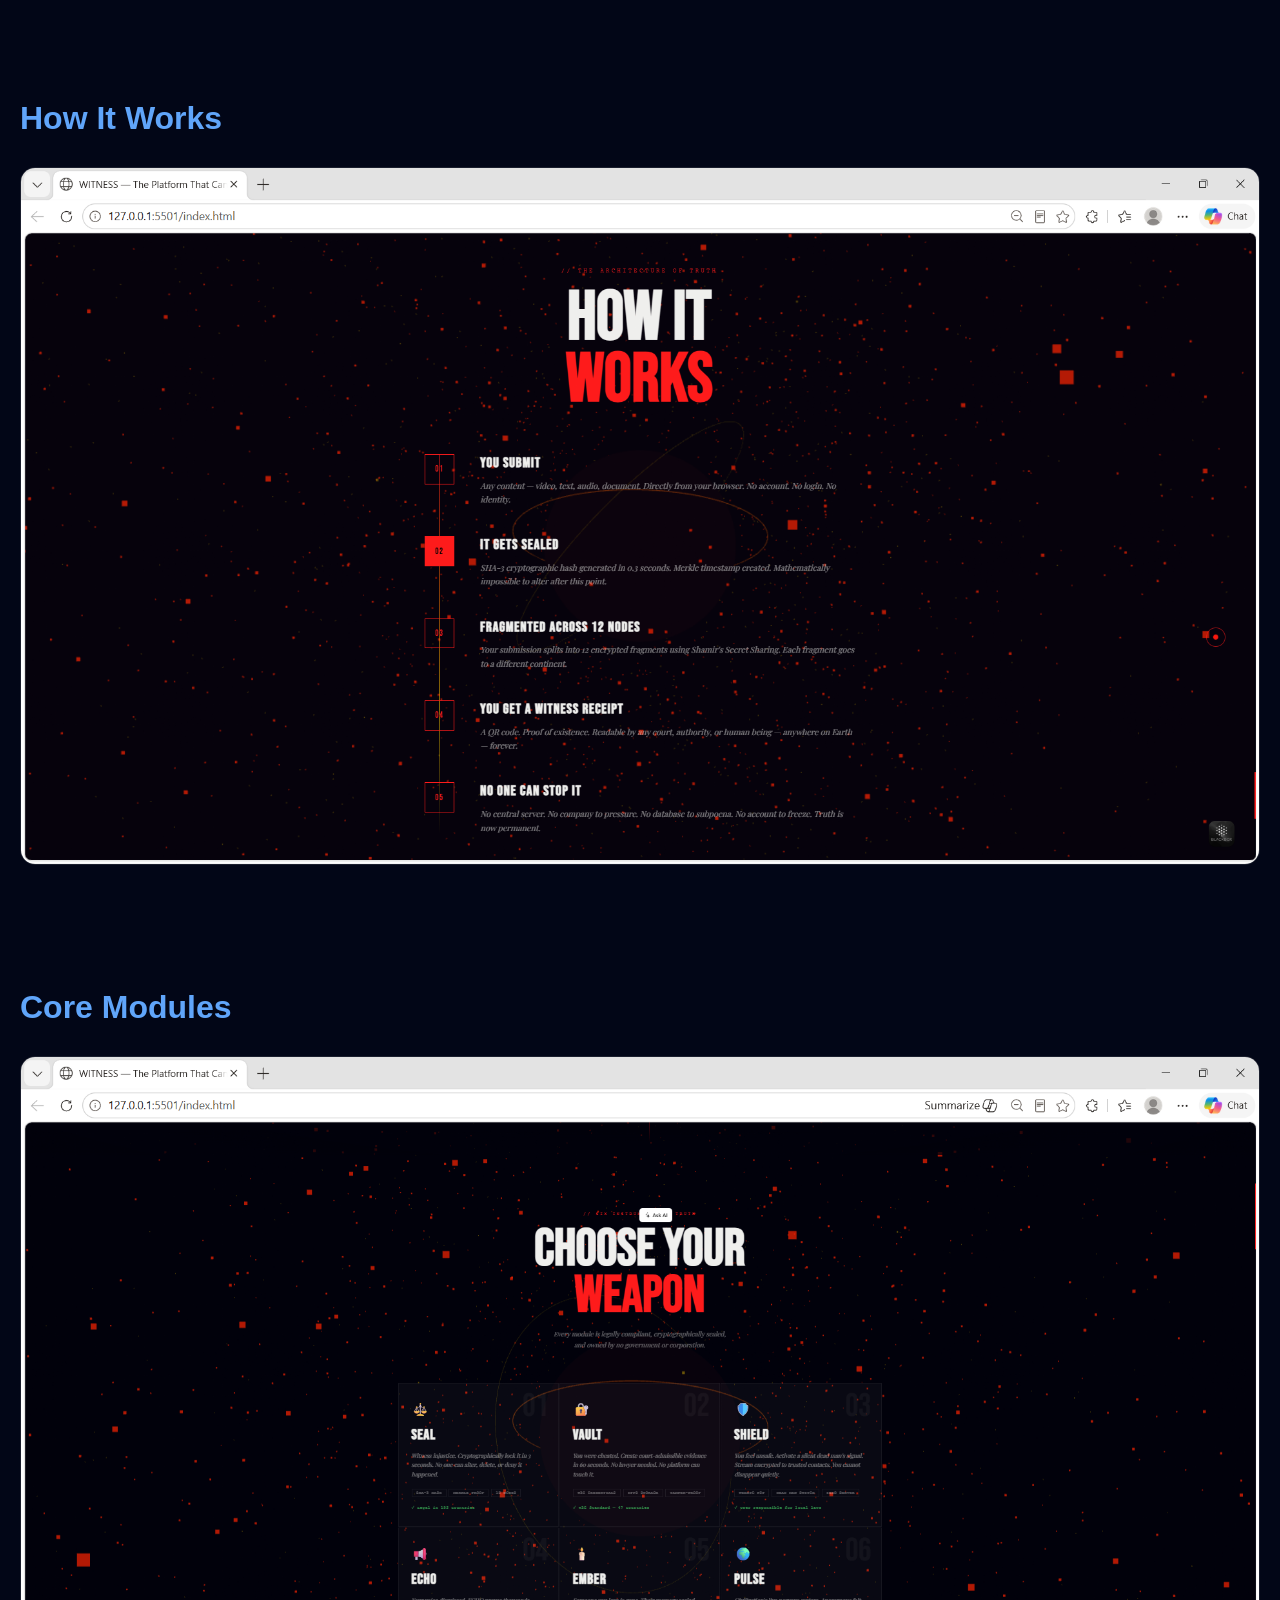
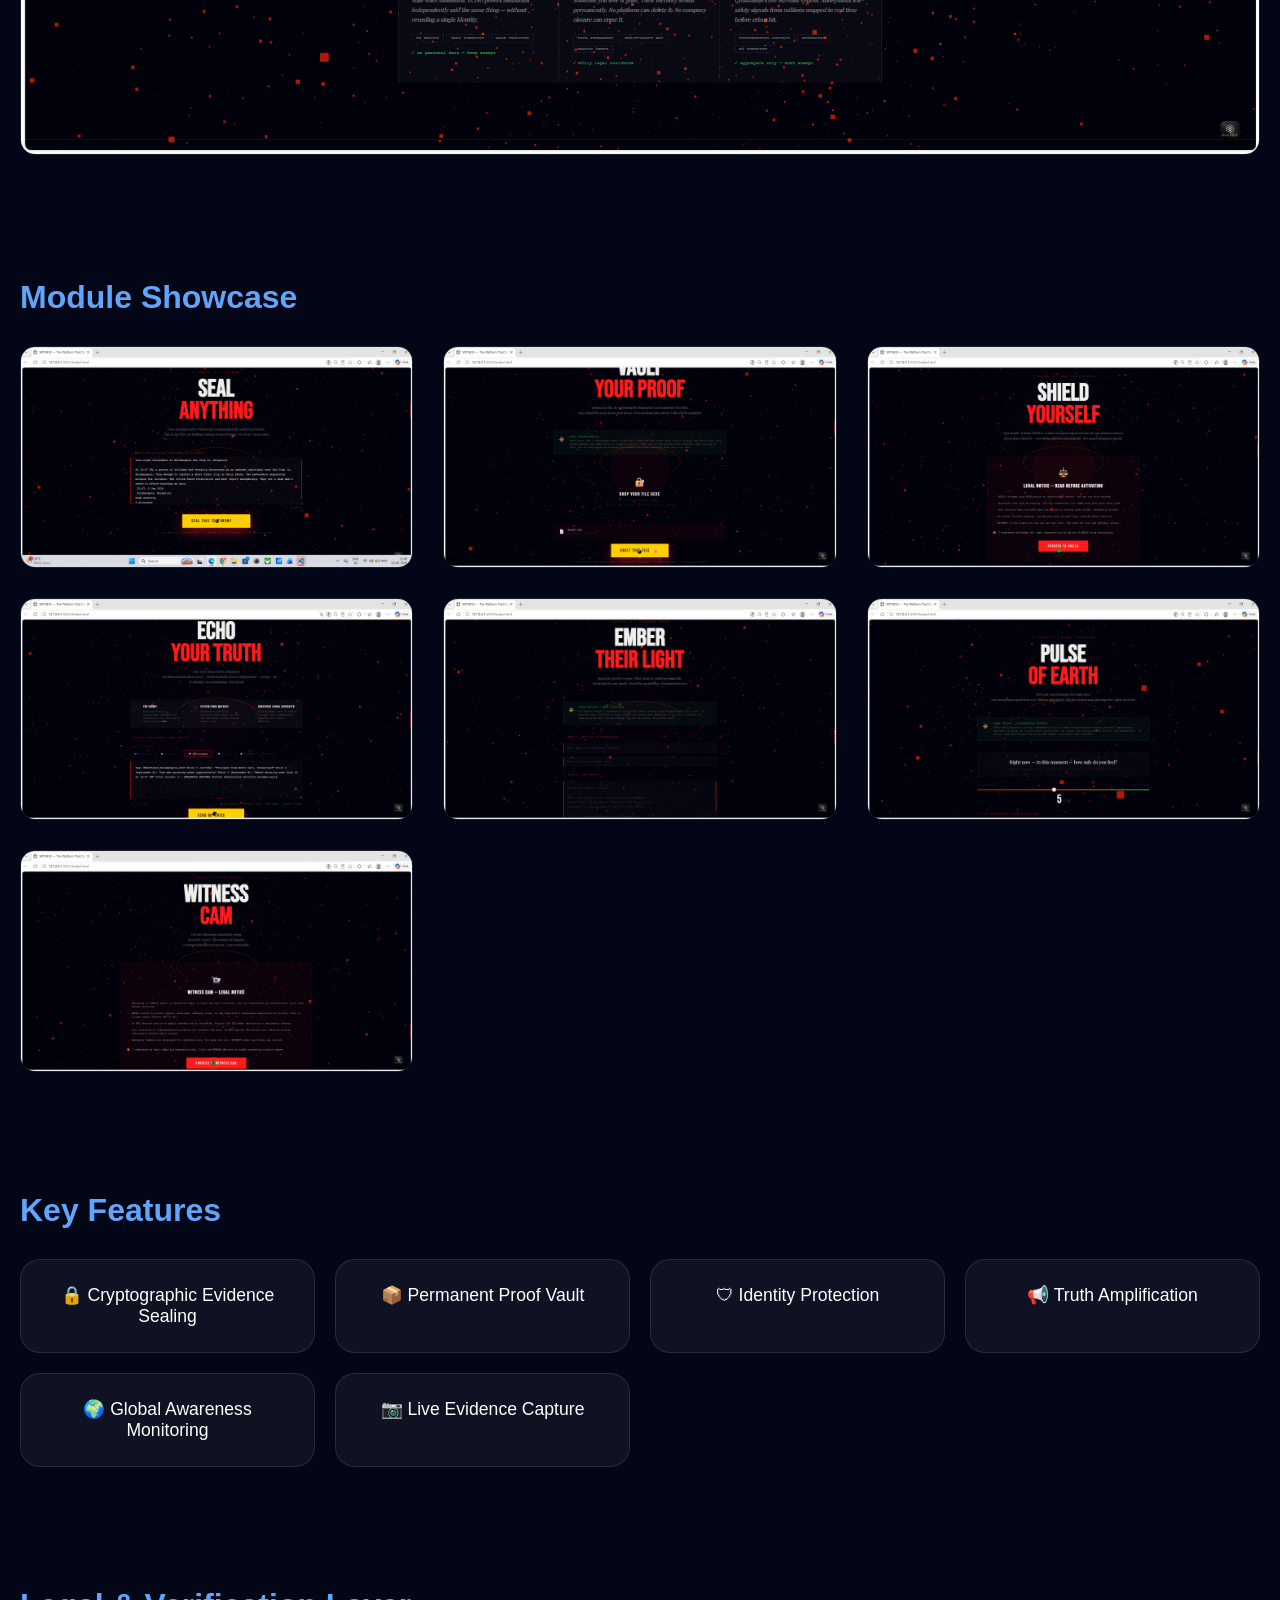
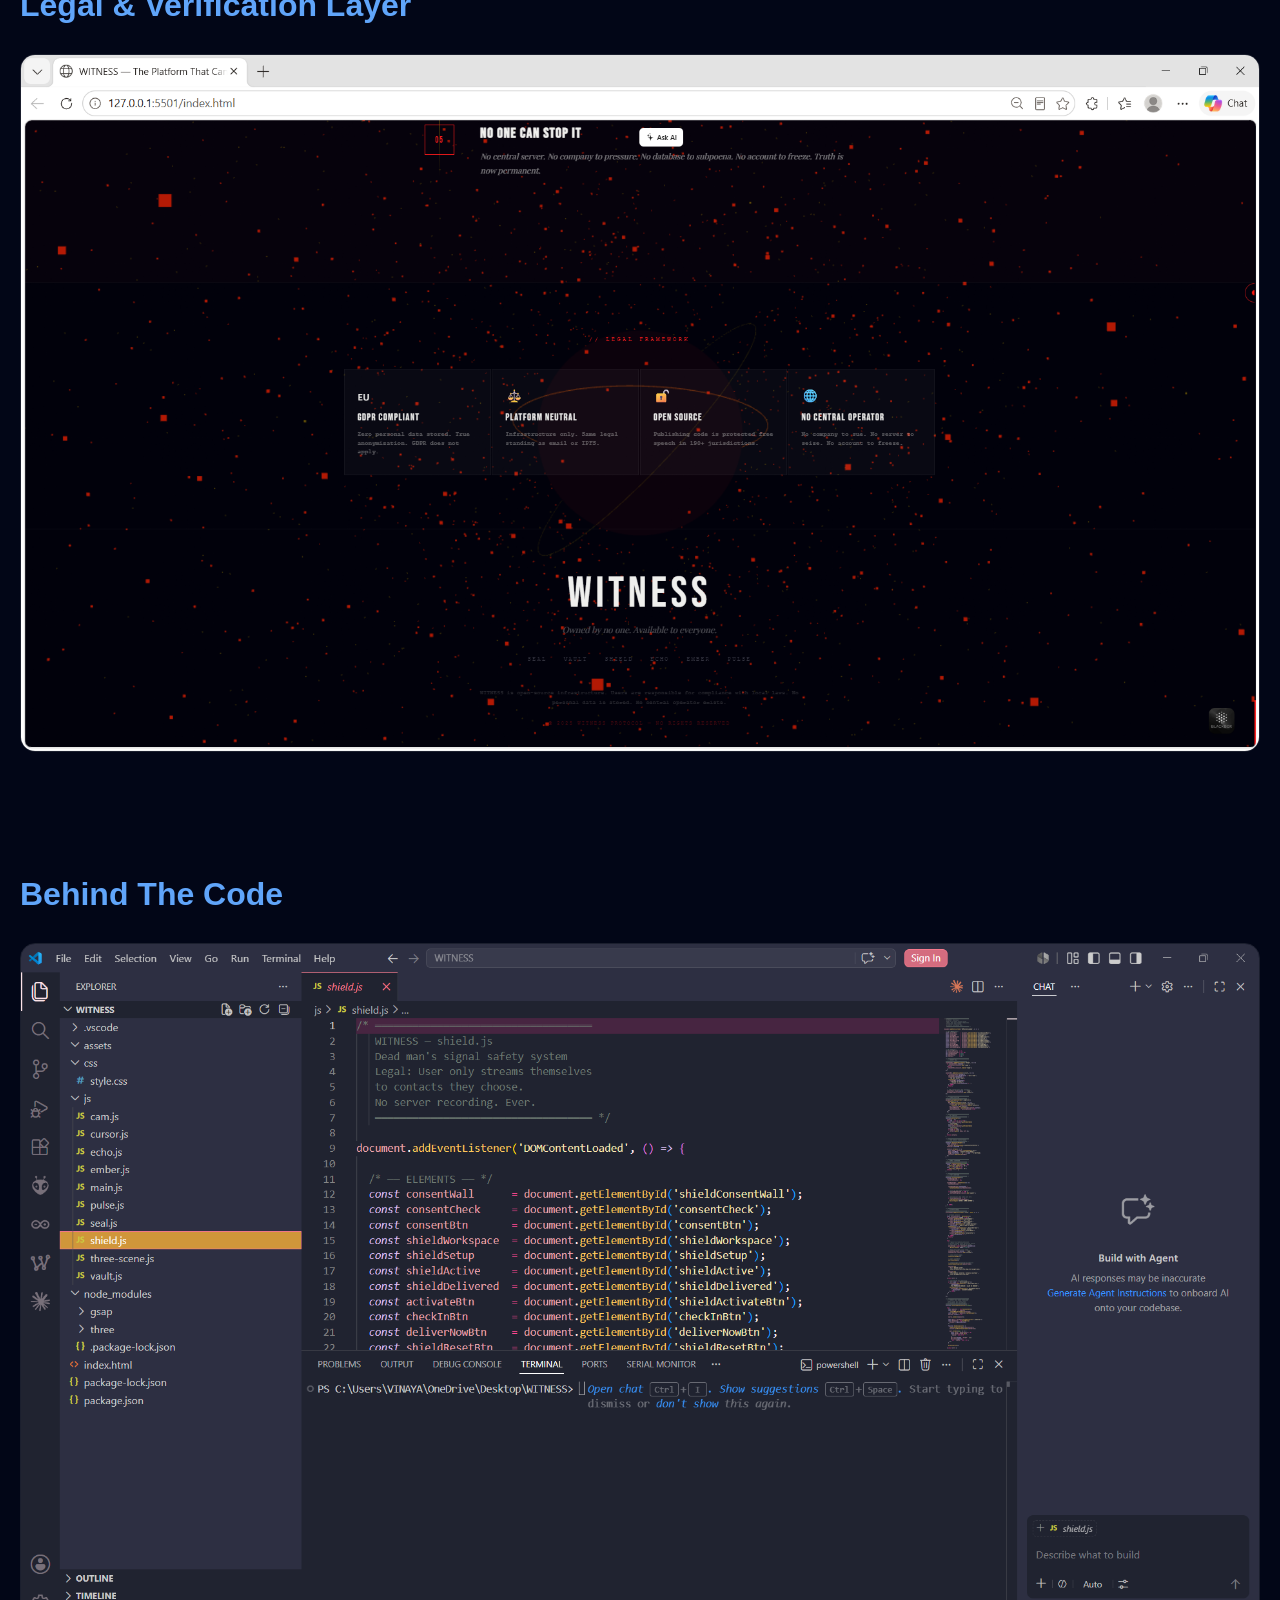
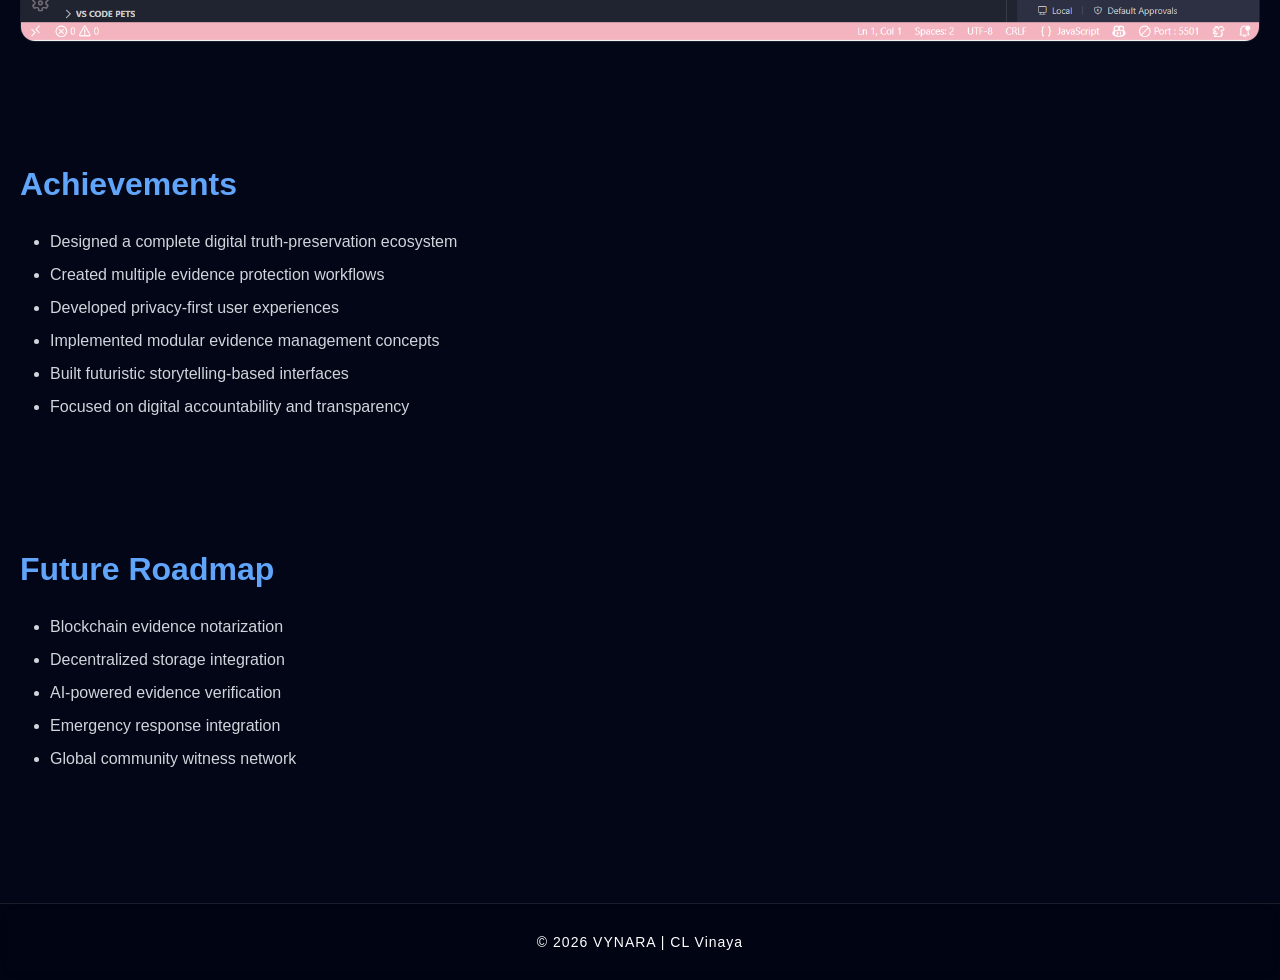
<file: pages/projects/witness.html>
<!DOCTYPE html>

<html lang="en">

<head>

<meta charset="UTF-8">
<meta name="viewport" content="width=device-width, initial-scale=1.0">

<title>WITNESS | VYNARA</title>

<link rel="stylesheet" href="../../css/style.css">
<link rel="stylesheet" href="../../css/project.css">

</head>

<body>

<canvas id="background"></canvas>

<nav class="navbar">

<div class="logo">
VYNARA
</div>

<ul class="nav-links">

<li><a href="../../index.html">Home</a></li>

<li><a href="../projects.html">Projects</a></li>

</ul>

</nav>

<section class="project-hero">

<h1>WITNESS</h1>

<h2>
Decentralized Truth Preservation &
Digital Evidence Protection Platform
</h2>

<img
src="../../assets/projects/witness/hero-home.png"
class="hero-image"

>

</section>

<section class="section">

<h2>Project Vision</h2>

<p>

WITNESS is a futuristic digital truth-preservation platform
designed to protect evidence, testimonies, memories,
emergency signals and public accountability from censorship,
manipulation or deletion.

The system empowers individuals to securely preserve
their truth through cryptographic sealing, protected storage,
privacy-first mechanisms and decentralized verification.

</p>

</section>

<section class="tech-stack">

<h2>Technology Stack</h2>

<div class="cards">

<div class="card">Python</div>

<div class="card">Flask</div>

<div class="card">JavaScript</div>

<div class="card">HTML</div>

<div class="card">CSS</div>

<div class="card">Cybersecurity</div>

<div class="card">Digital Evidence</div>

<div class="card">Privacy Systems</div>

<div class="card">Cryptography</div>

<div class="card">AI Concepts</div>

</div>

</section>

<section class="section">

<h2>How It Works</h2>

<img
src="../../assets/projects/witness/how-it-works.png"
class="developer-view"

>

</section>

<section class="section">

<h2>Core Modules</h2>

<img
src="../../assets/projects/witness/choose-modules.png"
class="developer-view"

>

</section>

<section class="section">

<h2>Module Showcase</h2>

<div class="gallery">

<img src="../../assets/projects/witness/seal-anything.png">

<img src="../../assets/projects/witness/vault-proof.png">

<img src="../../assets/projects/witness/shield-yourself.png">

<img src="../../assets/projects/witness/echo-your-truth.png">

<img src="../../assets/projects/witness/ember-their-light.png">

<img src="../../assets/projects/witness/pulse-of-earth.png">

<img src="../../assets/projects/witness/witness-cam.png">

</div>

</section>

<section class="section">

<h2>Key Features</h2>

<div class="feature-grid">

<div class="feature-card">
🔒 Cryptographic Evidence Sealing
</div>

<div class="feature-card">
📦 Permanent Proof Vault
</div>

<div class="feature-card">
🛡 Identity Protection
</div>

<div class="feature-card">
📢 Truth Amplification
</div>

<div class="feature-card">
🌍 Global Awareness Monitoring
</div>

<div class="feature-card">
📷 Live Evidence Capture
</div>

</div>

</section>

<section class="section">

<h2>Legal & Verification Layer</h2>

<img
src="../../assets/projects/witness/legal-framework.png"
class="developer-view"

>

</section>

<section class="section">

<h2>Behind The Code</h2>

<img
src="../../assets/projects/witness/developer-view.png"
class="developer-view"

>

</section>

<section class="section">

<h2>Achievements</h2>

<ul>

<li>Designed a complete digital truth-preservation ecosystem</li>

<li>Created multiple evidence protection workflows</li>

<li>Developed privacy-first user experiences</li>

<li>Implemented modular evidence management concepts</li>

<li>Built futuristic storytelling-based interfaces</li>

<li>Focused on digital accountability and transparency</li>

</ul>

</section>

<section class="section">

<h2>Future Roadmap</h2>

<ul>

<li>Blockchain evidence notarization</li>

<li>Decentralized storage integration</li>

<li>AI-powered evidence verification</li>

<li>Emergency response integration</li>

<li>Global community witness network</li>

</ul>

</section>
<footer class="footer">

    <p>
        © 2026 VYNARA | CL Vinaya
    </p>

</footer>
<script src="../../js/particles.js"></script>

</body>

</html>
</file>
<file: css/style.css>
#background{
    position:fixed;
    top:0;
    left:0;
    width:100%;
    height:100%;
    z-index:-1;
}

*{
    margin:0;
    padding:0;
    box-sizing:border-box;
}

body{
    background:#020617;
    color:white;
    font-family:'Segoe UI',sans-serif;
    overflow-x:hidden;
}

.container{

    width:100%;

    min-height:100vh;

    display:flex;

    justify-content:space-between;

    align-items:center;

    gap:60px;

    padding:120px 60px 60px 60px;
}

.left-panel{

    width:60%;
}

.right-panel{

    width:40%;

    display:flex;

    justify-content:center;

    align-items:center;
}

h1{

    font-size:5rem;

    font-weight:800;

    letter-spacing:4px;

    color:white;

    text-shadow:
        0 0 10px rgba(96,165,250,0.5),
        0 0 25px rgba(96,165,250,0.3);

    margin-bottom:10px;
}

h2{

    color:#60A5FA;

    margin-bottom:10px;
}

.status{

    margin-top:15px;

    color:#60A5FA;

    font-weight:600;

    letter-spacing:2px;
}

.intro{

    max-width:600px;

    margin-top:15px;

    color:#CBD5E1;

    line-height:1.7;
}

.robot{

    width:100%;

    max-width:450px;

    height:auto;

    max-height:85vh;

    object-fit:contain;

    animation:float 4s ease-in-out infinite;

    filter:
        drop-shadow(0 0 20px rgba(96,165,250,0.5))
        drop-shadow(0 0 40px rgba(96,165,250,0.3));
}

@media(max-width:1000px){

    .container{

        flex-direction:column;

        text-align:center;

        padding:120px 20px 40px 20px;
    }

    .left-panel,
    .right-panel{

        width:100%;
    }

    .right-panel{

        margin-top:40px;

        padding-left:0;
    }

    h1{

        font-size:3rem;
    }

    .robot{

        max-height:50vh;
    }
}
.navbar{

    width:100%;

    position:fixed;

    top:0;
    left:0;

    display:flex;

    justify-content:space-between;

    align-items:center;

    padding:20px 50px;

    background:
        rgba(2,6,23,0.7);

    backdrop-filter:blur(10px);

    z-index:999;
}
.logo{

    font-size:1.5rem;

    font-weight:700;

    color:#60A5FA;
}

.nav-links{

    list-style:none;

    display:flex;

    gap:30px;
}

.nav-links a{

    color:white;

    text-decoration:none;

    transition:0.3s;
}

.nav-links a:hover{

    color:#60A5FA;
}

.page-container{

    padding:140px 80px;

    max-width:1200px;

    margin:auto;
}

.glass-card{

    background:
        rgba(255,255,255,0.05);

    border:
        1px solid rgba(255,255,255,0.1);

    border-radius:20px;

    backdrop-filter:blur(15px);

    padding:30px;

    margin-top:30px;

    box-shadow:
        0 0 20px rgba(96,165,250,0.15);
}

.glass-card h2{

    color:#60A5FA;

    margin-bottom:15px;
}

.glass-card p,
.glass-card li{

    line-height:1.8;

    color:#CBD5E1;
}

.chat-header{

display:flex;
justify-content:space-between;
align-items:center;

}

#voiceToggle{

background:none;
border:none;

font-size:22px;

cursor:pointer;

color:#00ff88;

}

/* CONTACT FORM */

.contact-form{

    max-width:900px;

    margin:40px auto;

    display:flex;

    flex-direction:column;

    gap:20px;

    background:rgba(255,255,255,0.05);

    backdrop-filter:blur(15px);

    border:1px solid rgba(255,255,255,0.1);

    border-radius:20px;

    padding:40px;

    box-shadow:
    0 0 30px rgba(0,150,255,0.15);
}

.contact-form input,
.contact-form textarea{

    width:100%;

    padding:16px;

    border:none;

    border-radius:12px;

    background:rgba(255,255,255,0.08);

    color:white;

    font-size:1rem;

    outline:none;
}

.contact-form input::placeholder,
.contact-form textarea::placeholder{

    color:#bfbfbf;
}

.contact-form textarea{

    resize:vertical;

    min-height:180px;
}

.contact-form button{

    background:#66a3ff;

    color:white;

    border:none;

    border-radius:12px;

    padding:16px;

    font-size:1rem;

    font-weight:600;

    cursor:pointer;

    transition:0.3s;
}

.contact-form button:hover{

    transform:translateY(-3px);

    background:#4d8dff;

    box-shadow:
    0 0 25px rgba(102,163,255,0.5);
}

.footer{
    text-align:center;
    padding:30px;
    margin-top:60px;
    color:#ffffff;
    border-top:1px solid rgba(255,255,255,0.1);
    background:rgba(0,0,0,0.2);
    backdrop-filter:blur(10px);
}

.footer p{
    margin:0;
    font-size:14px;
    letter-spacing:1px;
}

.hero-buttons{

    margin-top:30px;
}

.resume-btn{

    display:inline-block;

    padding:15px 35px;

    border-radius:50px;

    text-decoration:none;

    font-weight:600;

    font-size:16px;

    letter-spacing:1px;

    color:white;

    background:linear-gradient(
        135deg,
        #00c6ff,
        #0072ff
    );

    box-shadow:
    0 0 20px rgba(0,114,255,0.4);

    transition:all 0.3s ease;
}

.resume-btn:hover{

    transform:
    translateY(-4px)
    scale(1.03);

    box-shadow:
    0 0 35px rgba(0,114,255,0.7);

    color:white;
}
.page-container button{

    background:rgba(96,165,250,0.15);

    border:1px solid rgba(96,165,250,0.4);

    color:white;

    padding:10px 22px;

    border-radius:10px;

    cursor:pointer;

    font-size:14px;

    font-weight:600;

    transition:0.3s;

    margin-top:10px;
}

.page-container button:hover{

    background:#60A5FA;

    transform:translateY(-2px);

    box-shadow:
    0 0 15px rgba(96,165,250,0.5);
}

.page-container a{

    text-decoration:none;
}

@media (max-width:768px){

    .container{

        flex-direction:column;

        text-align:center;

        padding:120px 20px 40px 20px;

        gap:30px;
    }

    .left-panel,
    .right-panel{

        width:100%;
    }

    h1{

        font-size:3rem;
    }

    h2{

        font-size:1.5rem;
    }

    .intro{

        margin:auto;

        max-width:100%;
    }

    .robot{

        max-width:250px;

        max-height:300px;
    }

    .hero-buttons{

        display:flex;

        flex-direction:column;

        align-items:center;

        gap:15px;
    }

    .resume-btn{

        width:220px;

        text-align:center;
    }

    .page-container{

        padding:120px 20px;
    }

}
@media (max-width:768px){

    .navbar{

        padding:12px;
    }

    .logo{

        font-size:1.5rem;
    }

    .nav-links{

        display:flex;

        flex-wrap:wrap;

        justify-content:center;

        gap:8px;
    }

    .nav-links a{

        font-size:13px;
    }

}
</file>
<file: css/chat.css>
.chat-container{

    margin-top:40px;

    width:100%;

    max-width:750px;

    background:
        rgba(255,255,255,0.05);

    border:
        1px solid rgba(255,255,255,0.15);

    border-radius:25px;

    backdrop-filter:blur(15px);

    box-shadow:
        0 0 20px rgba(96,165,250,0.20),
        0 0 40px rgba(96,165,250,0.10);

    overflow:hidden;
}

.chat-header{

    padding:20px;

    border-bottom:
        1px solid rgba(255,255,255,0.1);

    color:#60A5FA;

    font-weight:bold;

    font-size:1.1rem;
}

.chat-body{

    min-height:200px;

    max-height:400px;

    overflow-y:auto;

    padding:20px;

    scroll-behavior:smooth;
}

.chat-body::-webkit-scrollbar{

    width:8px;
}

.chat-body::-webkit-scrollbar-thumb{

    background:#38BDF8;

    border-radius:20px;
}

.message{

    max-width:80%;

    padding:15px;

    border-radius:15px;

    margin-bottom:15px;

    line-height:1.6;
}

.message.ai{

    background:#0F172A;

    border:
        1px solid rgba(96,165,250,0.15);

    max-width:500px;
}

.message.user{

    background:#38BDF8;

    color:white;

    margin-left:auto;

    max-width:500px;
}

.chat-input{

    display:flex;

    gap:10px;

    padding:20px;

    border-top:
        1px solid rgba(255,255,255,0.1);
}

.chat-input input{

    flex:1;

    padding:15px;

    border:none;

    border-radius:12px;

    background:
        rgba(255,255,255,0.08);

    color:white;

    outline:none;
}

.chat-input input::placeholder{

    color:#94A3B8;
}

.chat-input button{

    padding:15px 30px;

    border:none;

    border-radius:12px;

    background:#38BDF8;

    color:white;

    font-weight:600;

    cursor:pointer;

    transition:0.3s;
}

.chat-input button:hover{

    transform:translateY(-2px);

    box-shadow:
        0 0 20px rgba(56,189,248,0.6);
}

.suggestions{

    display:flex;

    flex-wrap:wrap;

    gap:10px;

    margin-top:15px;
}

.suggestion-btn{

    background:
        rgba(96,165,250,0.15);

    border:
        1px solid rgba(96,165,250,0.3);

    color:white;

    padding:10px 15px;

    border-radius:25px;

    cursor:pointer;

    transition:0.3s;
}

.suggestion-btn:hover{

    background:#38BDF8;
}

#voiceToggle,
#pauseVoice,
#stopVoice{

background:none;
border:none;

font-size:20px;

cursor:pointer;

color:#00ff88;

margin-left:8px;

}

@media (max-width:768px){

    .chat-container{

        margin-top:30px;

        max-width:100%;

        border-radius:20px;
    }

    .chat-header{

        padding:15px;

        font-size:1rem;
    }

    .chat-body{

        min-height:250px;

        max-height:350px;

        padding:15px;
    }

    .message{

        max-width:100%;

        font-size:14px;
    }

    .message.ai,
    .message.user{

        max-width:100%;
    }

    .chat-input{

        flex-direction:column;

        padding:15px;
    }

    .chat-input input{

        width:100%;
    }

    .chat-input button{

        width:100%;
    }

    .suggestions{

        justify-content:center;
    }

    .suggestion-btn{

        font-size:13px;

        padding:8px 12px;
    }

}
</file>
<file: css/animations.css>
@keyframes float{

    0%{
        transform:translateY(0px);
    }

    50%{
        transform:translateY(-15px);
    }

    100%{
        transform:translateY(0px);
    }
}

.robot{

    animation:
        float 4s ease-in-out infinite;

    filter:
        drop-shadow(
            0 0 20px rgba(96,165,250,0.3)
        )
        drop-shadow(
            0 0 40px rgba(96,165,250,0.2)
        );
}

@keyframes glow{

    0%{

        box-shadow:
            0 0 10px rgba(96,165,250,0.2);
    }

    50%{

        box-shadow:
            0 0 30px rgba(96,165,250,0.4);
    }

    100%{

        box-shadow:
            0 0 10px rgba(96,165,250,0.2);
    }
}

.chat-container{

    animation:
        glow 5s infinite ease-in-out;
}

@keyframes fadeIn{

    from{

        opacity:0;

        transform:
            translateY(15px);
    }

    to{

        opacity:1;

        transform:
            translateY(0px);
    }
}

.message{

    animation:
        fadeIn 0.4s ease;
}

@keyframes pulse{

    0%{

        opacity:0.6;
    }

    50%{

        opacity:1;
    }

    100%{

        opacity:0.6;
    }
}

.status{

    animation:
        pulse 2s infinite;
}

.typing{

    display:flex;

    gap:6px;

    padding:15px;
}

.typing span{

    width:8px;
    height:8px;

    border-radius:50%;

    background:#60A5FA;

    animation:
        typingBounce 1.2s infinite;
}

.typing span:nth-child(2){

    animation-delay:0.2s;
}

.typing span:nth-child(3){

    animation-delay:0.4s;
}

@keyframes typingBounce{

    0%,80%,100%{

        transform:scale(0.8);
    }

    40%{

        transform:scale(1.3);
    }
}
</file>
<file: css/project.css>
body{

    background:#020617;

    color:white;

    font-family:Segoe UI,sans-serif;

    overflow-x:hidden;
}

.project-hero{

    max-width:1400px;

    margin:120px auto 60px auto;

    padding:20px;

    text-align:center;
}

.project-hero h1{

    font-size:5rem;

    color:white;

    margin-bottom:20px;

    text-shadow:
    0 0 20px rgba(96,165,250,0.6);
}

.project-hero h2{

    color:#60A5FA;

    margin-bottom:40px;

    font-weight:500;
}

.hero-image{

    width:100%;

    max-width:1200px;

    border-radius:20px;

    border:1px solid rgba(255,255,255,0.1);

    box-shadow:
    0 0 40px rgba(96,165,250,0.2);
}

.tech-stack{

    max-width:1400px;

    margin:auto;

    padding:40px 20px;
}

.tech-stack h2{

    color:#60A5FA;

    margin-bottom:30px;

    text-align:center;
}

.cards{

    display:flex;

    flex-wrap:wrap;

    justify-content:center;

    gap:20px;
}

.card{

    padding:20px 30px;

    background:
    rgba(255,255,255,0.05);

    border:
    1px solid rgba(255,255,255,0.1);

    border-radius:15px;

    backdrop-filter:blur(10px);

    transition:0.3s;
}

.card:hover{

    transform:translateY(-5px);

    box-shadow:
    0 0 20px rgba(96,165,250,0.4);
}

.section{

    max-width:1400px;

    margin:auto;

    padding:60px 20px;
}

.section h2{

    color:#60A5FA;

    margin-bottom:30px;

    font-size:2rem;
}

.section p{

    line-height:1.8;

    font-size:1.1rem;

    color:#D1D5DB;
}

.feature-grid{

    display:grid;

    grid-template-columns:
    repeat(auto-fit,minmax(250px,1fr));

    gap:20px;
}

.feature-card{

    background:
    rgba(255,255,255,0.05);

    border:
    1px solid rgba(255,255,255,0.1);

    border-radius:20px;

    padding:25px;

    text-align:center;

    font-size:1.1rem;

    transition:0.3s;
}

.feature-card:hover{

    transform:translateY(-5px);

    box-shadow:
    0 0 25px rgba(96,165,250,0.3);
}

.gallery{

    display:grid;

    grid-template-columns:
    repeat(auto-fit,minmax(300px,1fr));

    gap:30px;
}

.gallery img{

    width:100%;

    border-radius:15px;

    border:
    1px solid rgba(255,255,255,0.1);

    transition:0.3s;
}

.gallery img:hover{

    transform:scale(1.02);

    box-shadow:
    0 0 30px rgba(96,165,250,0.4);
}

.developer-view{

    width:100%;

    border-radius:15px;

    border:
    1px solid rgba(255,255,255,0.1);
}

.section ul{

    padding-left:30px;
}

.section li{

    margin-bottom:15px;

    color:#D1D5DB;
}

.feature-card a{
    color:#66a3ff;
    text-decoration:none;
    font-weight:600;
    transition:0.3s;
}

.feature-card a:hover{
    color:white;
}

@media (max-width:768px){

    .project-hero h1{

        font-size:3rem;
    }

    .project-hero h2{

        font-size:1.3rem;
    }

    .gallery{

        grid-template-columns:1fr;
    }

    .feature-grid{

        grid-template-columns:1fr;
    }

    .cards{

        flex-direction:column;

        align-items:center;
    }

    .card{

        width:100%;
        max-width:500px;
    }

    .section{

        padding:40px 20px;
    }

}
</file>
